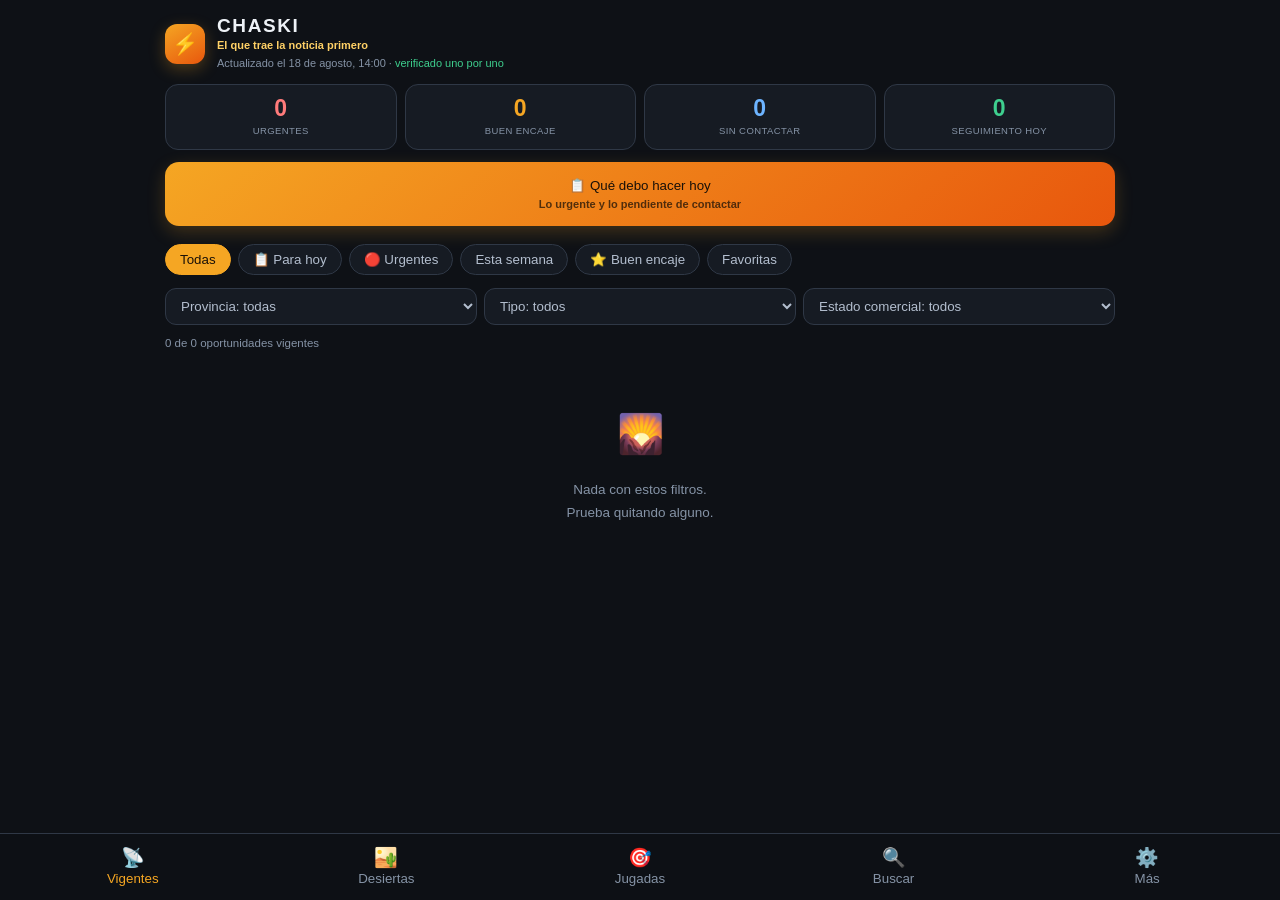
<file: index.html>
<!DOCTYPE html>
<html lang="es-PE">
<head>
<meta charset="utf-8">
<meta name="viewport" content="width=device-width,initial-scale=1,viewport-fit=cover">
<title>CHASKI — Radar de oportunidades</title>
<meta name="description" content="Radar comercial de oportunidades públicas en electricidad, energía solar, pozos a tierra y mantenimiento en el Callejón de Huaylas, Áncash.">
<link rel="manifest" href="manifest.json">
<meta name="theme-color" content="#0e1116">
<link rel="icon" href="favicon.png">
<link rel="apple-touch-icon" href="apple-touch-icon.png">
<meta name="apple-mobile-web-app-capable" content="yes">
<meta name="mobile-web-app-capable" content="yes">
<meta name="apple-mobile-web-app-status-bar-style" content="black-translucent">
<meta name="apple-mobile-web-app-title" content="CHASKI">
<style>*{box-sizing:border-box;margin:0;padding:0;-webkit-tap-highlight-color:transparent}
:root{
  --bg:#0e1116;--card:#161b23;--card2:#1d232d;--card3:#232b36;--line:#2f3846;
  --tx:#eef2f7;--tx2:#b3bece;--tx3:#8593a6;
  --acc:#f5a623;--acc2:#ffd166;--acc3:#e8570d;
  --ok:#3ecf8e;--warn:#f5a623;--hot:#ff7b7b;--info:#6db4ff;--pur:#b78cf7;
}
html{background:var(--bg)}
body{background:var(--bg);color:var(--tx);
  font:16px/1.5 -apple-system,BlinkMacSystemFont,'Segoe UI',Roboto,'Helvetica Neue',sans-serif;
  padding:env(safe-area-inset-top) 0 calc(92px + env(safe-area-inset-bottom));
  -webkit-font-smoothing:antialiased;overflow-x:hidden}
.w{max-width:820px;margin:0 auto;padding:0 15px}
@media(min-width:900px){.w{max-width:980px}}
a{text-decoration:none;color:inherit}

/* ── cabecera compacta ── */
header{display:flex;align-items:center;gap:12px;padding:16px 0 12px}
.lg{width:40px;height:40px;border-radius:12px;background:linear-gradient(150deg,var(--acc),var(--acc3));
  display:flex;align-items:center;justify-content:center;font-size:21px;flex:none;
  box-shadow:0 5px 16px rgba(245,166,35,.28)}
h1{font-size:19px;font-weight:800;letter-spacing:1.6px;line-height:1.1}
.tag{color:var(--acc2);font-size:11px;font-weight:600}
.sb{color:var(--tx3);font-size:11px;margin-top:2px}
.ver2{color:var(--ok)}

/* ── vista ejecutiva ── */
.kpis{display:grid;grid-template-columns:repeat(4,1fr);gap:8px;margin-bottom:11px}
.kpi{background:var(--card);border:1px solid var(--line);border-radius:13px;padding:12px 8px;text-align:center}
.kpi .n{font-size:23px;font-weight:800;line-height:1}
.kpi .l{font-size:9.5px;color:var(--tx3);margin-top:5px;text-transform:uppercase;letter-spacing:.4px;line-height:1.25}
.kpi.r .n{color:var(--hot)}.kpi.a .n{color:var(--acc)}.kpi.b .n{color:var(--info)}.kpi.v .n{color:var(--ok)}
.prox{background:var(--card);border:1px solid var(--line);border-left:3px solid var(--acc);
  border-radius:13px;padding:13px 15px;margin-bottom:11px}
.prox .l{display:block;font-size:9.5px;color:var(--tx3);text-transform:uppercase;letter-spacing:.7px}
.prox .v{display:block;font-size:15px;font-weight:700;color:var(--acc2);margin-top:3px}
.prox .q{display:block;font-size:12px;color:var(--tx2);margin-top:3px}
.minota{font-size:12px;color:var(--tx3);margin-top:9px;text-align:center}

/* ── filtros ── */
.chips{display:flex;gap:7px;overflow-x:auto;padding:2px 0 4px;margin:16px 0 9px;scrollbar-width:none}
.chips::-webkit-scrollbar{display:none}
.chip{flex:none;background:var(--card);border:1px solid var(--line);color:var(--tx2);
  padding:7px 14px;border-radius:20px;font:600 12.5px inherit;cursor:pointer;white-space:nowrap}
.chip.on{background:var(--acc);border-color:var(--acc);color:#1a1108}
.selrow{display:flex;gap:7px;flex-wrap:wrap;margin-bottom:10px}
.selrow select{flex:1;min-width:130px;background:var(--card);border:1px solid var(--line);
  color:var(--tx2);border-radius:11px;padding:9px 11px;font:600 12.5px inherit;cursor:pointer}
.cuenta{font-size:11.5px;color:var(--tx3);margin-bottom:12px}

/* ── tarjeta ── */
.op{background:var(--card);border:1px solid var(--line);border-left:3px solid var(--line);
  border-radius:15px;padding:15px 16px;margin-bottom:12px}
.op.g{border-left-color:var(--ok)}.op.y{border-left-color:var(--warn)}.op.r{border-left-color:var(--hot)}
.op.fav{box-shadow:0 0 0 1px rgba(245,166,35,.32)}
.op .top{display:flex;justify-content:space-between;gap:11px;align-items:flex-start}
.op .ti{font-size:15.5px;font-weight:700;line-height:1.34;flex:1}
.dias{flex:none;font:800 10.5px inherit;padding:6px 9px;border-radius:9px;text-align:center;
  line-height:1.15;white-space:nowrap;min-width:50px;opacity:.92}
.dias b{display:block;font-size:15px;line-height:1.1}
.dias.peq{font-size:10px;padding:5px 8px}
.dias.g{background:rgba(62,207,142,.15);color:var(--ok)}
.dias.y{background:rgba(245,166,35,.15);color:var(--warn)}
.dias.r{background:rgba(255,123,123,.15);color:var(--hot)}
.op .sub{font-size:12px;color:var(--tx2);margin-top:5px}

.fila{display:flex;align-items:center;gap:8px;margin-top:11px;flex-wrap:wrap}
.sc{font:800 11.5px inherit;padding:5px 10px;border-radius:8px;cursor:pointer}
.sc.alto{background:rgba(62,207,142,.15);color:var(--ok)}
.sc.medio{background:rgba(245,166,35,.15);color:var(--warn)}
.sc.bajo{background:var(--card3);color:var(--tx3)}
.fv{margin-left:auto;font-size:19px;cursor:pointer;line-height:1}
.et{font:700 9.5px inherit;padding:3px 8px;border-radius:20px;letter-spacing:.4px;text-transform:uppercase}
.et.pro{background:rgba(109,180,255,.16);color:var(--info)}
.et.hip{background:rgba(183,140,247,.16);color:var(--pur)}
.et.est{background:var(--card3);color:var(--tx2);text-transform:none;font-size:10.5px;letter-spacing:0}
.et.est.contactada{background:rgba(109,180,255,.16);color:var(--info)}
.et.est.evaluando{background:rgba(245,166,35,.16);color:var(--warn)}
.et.est.descartada{background:var(--card3);color:var(--tx3);text-decoration:line-through}
.et.est.ganada{background:rgba(62,207,142,.16);color:var(--ok)}

/* ── desglose de encaje ── */
.desglose{display:none;background:var(--card2);border-radius:11px;padding:13px 14px;margin-top:9px}
.desglose.on{display:block}
.fa{display:flex;align-items:center;gap:9px;margin-bottom:7px}
.fn{font-size:11.5px;color:var(--tx2);flex:1.5}
.bar{flex:1;height:6px;background:var(--card3);border-radius:4px;overflow:hidden}
.bar i{display:block;height:100%;background:linear-gradient(90deg,var(--acc3),var(--acc));border-radius:4px}
.fv2{font:700 10.5px inherit;color:var(--tx3);min-width:38px;text-align:right}
.nota2{font-size:10.5px;color:var(--tx3);margin-top:9px;line-height:1.5;font-style:italic}

/* ── bloques ── */
.blq{border-radius:12px;padding:12px 14px;margin-top:11px}
.blq .bt{font:800 10px inherit;letter-spacing:.9px;text-transform:uppercase;margin-bottom:9px;
  display:flex;align-items:center;gap:7px;flex-wrap:wrap}
.blq.of{background:var(--card2);border:1px solid rgba(62,207,142,.2)}
.blq.of .bt{color:var(--ok)}
.blq.an{background:var(--card2);border:1px solid rgba(245,166,35,.2)}
.blq.an .bt{color:var(--acc2)}
.blq.pv{background:var(--card2);border:1px solid rgba(183,140,247,.2)}
.blq.pv .bt{color:var(--pur)}
.blq.pv ul{margin:0 0 0 17px}
.blq.pv li{font-size:12.2px;color:var(--tx2);margin-bottom:4px;line-height:1.5}
.ln{display:flex;gap:10px;font-size:12.3px;margin-bottom:5px;align-items:baseline}
.ln .k{color:var(--tx3);min-width:104px;flex:none;font-size:11px;text-transform:uppercase;letter-spacing:.3px}
.ln .v{color:var(--tx);flex:1;word-break:break-word}
.cp{color:var(--info);font-size:10.5px;cursor:pointer;border:1px solid rgba(109,180,255,.34);
  padding:1px 7px;border-radius:6px;margin-left:5px;white-space:nowrap}
.fnt{font-size:10.5px;color:var(--tx3);margin-top:9px;padding-top:8px;border-top:1px solid var(--line)}
.res{font-size:13px;color:var(--tx);line-height:1.55}
.det{display:none;font-size:12.5px;color:var(--tx2);line-height:1.62;margin-top:9px}
.det.on{display:block}
.mas{display:inline-block;margin-top:8px;color:var(--info);font-size:11.5px;font-weight:600;cursor:pointer}

/* ── acciones ── */
.acc{display:flex;gap:7px;flex-wrap:wrap;margin-top:12px}
.bt2{background:var(--card2);border:1px solid var(--line);color:var(--tx2);
  padding:9px 12px;border-radius:10px;font:600 11.5px inherit;cursor:pointer;white-space:nowrap}
.bt2:active{transform:scale(.96)}
.bt2.sg{border-color:rgba(245,166,35,.4);color:var(--acc2)}

/* ── seguimiento ── */
.seg{display:none;background:var(--card2);border-radius:12px;padding:14px;margin-top:11px}
.seg.on{display:block}
.seg label{display:block;font-size:10px;color:var(--tx3);text-transform:uppercase;
  letter-spacing:.7px;margin:9px 0 5px;font-weight:700}
.seg label:first-child{margin-top:0}
.seg select,.seg input,.seg textarea{width:100%;background:var(--card);border:1px solid var(--line);
  color:var(--tx);border-radius:9px;padding:10px 11px;font:400 13px inherit;resize:vertical}
.seg .rec{background:rgba(245,166,35,.1);border:1px solid rgba(245,166,35,.28);border-radius:9px;
  padding:10px 12px;margin-top:11px;font-size:12.2px;color:var(--acc2)}

/* ── jugadas / fuentes ── */
.pm{background:var(--card);border:1px solid var(--line);border-radius:14px;padding:15px 16px;margin-bottom:11px}
.pm.top1{border-color:rgba(245,166,35,.42);background:linear-gradient(160deg,rgba(245,166,35,.08),var(--card) 66%)}
.pm .nu{width:23px;height:23px;border-radius:7px;background:var(--acc);color:#1a1108;
  font:800 12px inherit;display:inline-flex;align-items:center;justify-content:center;margin-right:9px;vertical-align:2px}
.pm .ti{font-size:15px;font-weight:700;line-height:1.3}
.pm .ent{font-size:11.5px;color:var(--tx3);margin-top:6px}
.pm .pq{font-size:12.8px;color:var(--tx2);line-height:1.62;margin-top:9px}
.pm .ver{display:inline-block;margin-top:10px;color:var(--info);font-size:12.5px;font-weight:600}

/* ── mosaicos ── */
.g2{display:grid;grid-template-columns:1fr 1fr;gap:10px}
@media(min-width:560px){.g2{grid-template-columns:1fr 1fr 1fr}}
.t{background:var(--card);border:1px solid var(--line);border-radius:15px;padding:14px 13px;
  display:flex;flex-direction:column;min-height:104px;transition:transform .1s,border-color .15s}
.t:active{transform:scale(.965);border-color:var(--acc)}
.t .e{font-size:24px;line-height:1;margin-bottom:8px}
.t .n{font-size:14px;font-weight:700;line-height:1.25}
.t .d{font-size:11px;color:var(--tx3);margin-top:3px;line-height:1.35}
.t.hi{border-color:rgba(245,166,35,.5);background:linear-gradient(158deg,rgba(245,166,35,.09),var(--card) 62%)}
.t.hi .n{color:var(--acc2)}

h2{font-size:11px;font-weight:800;letter-spacing:1.2px;text-transform:uppercase;color:var(--tx3);
  margin:26px 0 11px;display:flex;align-items:center;gap:8px}
h2::after{content:'';flex:1;height:1px;background:var(--line)}
.sbnote{color:var(--tx3);font-size:12px;margin:-4px 0 12px;line-height:1.5}

.all{display:block;width:100%;margin:12px 0 0;border:none;border-radius:14px;cursor:pointer;
  background:linear-gradient(140deg,var(--acc),var(--acc3));color:#1a1108;padding:16px;
  font:800 15.5px inherit;box-shadow:0 6px 18px rgba(245,166,35,.22)}
.all:active{transform:scale(.98)}
.all small{display:block;font-size:11px;font-weight:600;opacity:.74;margin-top:5px}

.box{background:var(--card);border:1px solid var(--line);border-radius:14px;padding:15px 17px;
  margin-top:12px;font-size:12.8px;color:var(--tx2);line-height:1.64}
.box .h{color:var(--tx);font-weight:700;font-size:13.5px;display:block;margin-bottom:7px}
.box b{color:var(--acc)}
.box.gold{border-color:rgba(245,166,35,.34);background:linear-gradient(160deg,rgba(245,166,35,.07),var(--card) 70%)}
#inst{display:none;width:100%;margin-top:12px;border:1px solid var(--acc);border-radius:14px;
  background:rgba(245,166,35,.1);color:var(--acc2);padding:15px;font:700 15px inherit;cursor:pointer}

.vacio{text-align:center;color:var(--tx3);font-size:13.5px;padding:38px 20px;line-height:1.7}
.vacio .em{font-size:38px;display:block;margin-bottom:12px}
footer{text-align:center;color:#6b7889;font-size:11px;margin-top:26px;line-height:1.8;
  padding-top:18px;border-top:1px solid var(--line)}
.pane{display:none}.pane.on{display:block}

/* ── navegación ── */
nav{position:fixed;left:0;right:0;bottom:0;z-index:50;
  background:rgba(14,17,22,.95);backdrop-filter:blur(14px);-webkit-backdrop-filter:blur(14px);
  border-top:1px solid var(--line);display:flex;padding:8px 6px calc(8px + env(safe-area-inset-bottom))}
nav button{flex:1;background:none;border:none;color:var(--tx3);font:600 9.5px/1.3 inherit;
  padding:6px 2px;cursor:pointer;display:flex;flex-direction:column;align-items:center;gap:4px;position:relative}
nav button .i{font-size:19px;line-height:1}
nav button.on{color:var(--acc)}
nav button .bdg{position:absolute;top:0;right:50%;transform:translateX(20px);
  background:var(--hot);color:#1a1108;font-size:9px;font-weight:800;min-width:16px;height:16px;
  border-radius:9px;display:flex;align-items:center;justify-content:center;padding:0 4px}

/* ── toast ── */
#toast{position:fixed;left:50%;bottom:100px;transform:translate(-50%,14px);
  background:var(--card3);border:1px solid var(--line);color:var(--tx);
  padding:12px 18px;border-radius:12px;font-size:12.8px;z-index:99;
  opacity:0;pointer-events:none;transition:all .22s;max-width:88%;text-align:center;
  box-shadow:0 8px 28px rgba(0,0,0,.45)}
#toast.on{opacity:1;transform:translate(-50%,0)}


/* ══ MOTOR DE BÚSQUEDA ══ */
.ambito{display:grid;grid-template-columns:1fr 1fr;gap:9px;margin-bottom:14px}
.amb{background:var(--card);border:1px solid var(--line);border-radius:14px;padding:14px 12px;
  cursor:pointer;color:var(--tx2);display:flex;flex-direction:column;align-items:center;gap:4px;
  font-family:inherit;text-align:center}
.amb.ancho{grid-column:1 / -1;flex-direction:row;justify-content:center;padding:12px}
.amb.on{border-color:var(--acc);background:linear-gradient(160deg,rgba(245,166,35,.13),var(--card) 70%);color:var(--tx)}
.amb .ai{font-size:24px;line-height:1}
.amb .an{font-size:13.5px;font-weight:700}
.amb.on .an{color:var(--acc2)}
.amb .ad{font-size:10.5px;color:var(--tx3);line-height:1.3}

.geo{background:var(--card);border:1px solid var(--line);border-radius:15px;padding:14px 15px;margin-bottom:12px}
.geot{font:800 10px inherit;letter-spacing:1px;text-transform:uppercase;color:var(--acc2);margin-bottom:11px}
.geor{display:grid;grid-template-columns:1fr;gap:9px}
@media(min-width:480px){.geor{grid-template-columns:1fr 1fr 1fr}}
.gc{display:flex;flex-direction:column;gap:5px}
.gc label{font:700 9.5px inherit;letter-spacing:.6px;text-transform:uppercase;color:var(--tx3)}
.gc select{background:var(--card2);border:1px solid var(--line);color:var(--tx);border-radius:11px;
  padding:12px 11px;font:600 13px inherit;cursor:pointer;width:100%}
.gc select:disabled{opacity:.4;cursor:not-allowed}
.gc select:focus{outline:none;border-color:var(--acc)}
.georuta{font-size:11.5px;color:var(--tx3);margin-top:11px;padding-top:10px;border-top:1px solid var(--line)}
.georuta b{color:var(--acc2)}

.bcaja{display:flex;gap:8px;flex-wrap:wrap}
.bcaja input{flex:1 1 100%;background:var(--card);border:1px solid var(--line);color:var(--tx);
  border-radius:13px;padding:16px;font:400 15px inherit}
.bcaja input:focus{outline:none;border-color:var(--acc)}
.bir{flex:1;border:none;border-radius:13px;cursor:pointer;
  background:linear-gradient(140deg,var(--acc),var(--acc3));color:#1a1108;
  padding:15px;font:800 15.5px inherit;box-shadow:0 5px 16px rgba(245,166,35,.22)}
.bir:active{transform:scale(.98)}

.avz{background:var(--card);border:1px solid var(--line);border-radius:14px;padding:13px 15px;margin-top:10px}
.avl{font:700 9.5px inherit;letter-spacing:.6px;text-transform:uppercase;color:var(--tx3);margin-bottom:8px}
.avc{display:flex;gap:6px;flex-wrap:wrap;margin-bottom:11px}
.vt{background:var(--card2);border:1px solid var(--line);color:var(--tx2);padding:7px 13px;
  border-radius:18px;font:600 12px inherit;cursor:pointer}
.vt.on{background:var(--acc);border-color:var(--acc);color:#1a1108}
.avr{display:flex;gap:9px;align-items:center;flex-wrap:wrap}
.chk{display:flex;align-items:center;gap:7px;font-size:12.5px;color:var(--tx2);cursor:pointer;flex:none}
.bx{width:19px;height:19px;border-radius:6px;border:1px solid var(--line);background:var(--card2);
  display:flex;align-items:center;justify-content:center;font-size:12px;color:#1a1108;font-weight:800}
.bx.on{background:var(--acc);border-color:var(--acc)}
.exc{flex:1;min-width:160px;background:var(--card2);border:1px solid var(--line);color:var(--tx);
  border-radius:10px;padding:10px 12px;font:400 12.5px inherit}
.exc:focus{outline:none;border-color:var(--acc)}

.rescab{background:var(--card);border:1px solid rgba(245,166,35,.32);border-radius:15px;
  padding:15px 16px;margin:18px 0 12px}
.rq{font-size:16px;font-weight:700;color:var(--acc2);line-height:1.3}
.rz{font-size:12px;color:var(--tx2);margin-top:5px}
.racc{display:flex;gap:8px;margin-top:13px;flex-wrap:wrap}
.racc .all{margin:0;flex:1 1 190px;padding:14px;font-size:14.5px}
.racc .bt2{flex:1 1 130px;text-align:center;padding:14px 12px}

.guard{display:flex;gap:7px;flex-wrap:wrap;margin-bottom:6px}
.gd{background:var(--card);border:1px solid var(--line);border-radius:13px;padding:9px 12px;
  cursor:pointer;font-size:12.5px;font-weight:600;color:var(--tx);display:flex;align-items:center;gap:8px}
.gd:active{border-color:var(--acc)}
.gd em{font-style:normal;font-size:10.5px;color:var(--tx3);font-weight:400}
.gd b{color:var(--tx3);font-size:13px;padding:0 3px}
.gd b:hover{color:var(--hot)}

.rubros{margin-top:4px}
.rgrupo{margin-bottom:15px}
.rgt{font:800 10px inherit;letter-spacing:1px;text-transform:uppercase;color:var(--tx3);margin-bottom:7px}
.rgc{display:flex;flex-wrap:wrap;gap:6px}
.rb{background:var(--card);border:1px solid var(--line);color:var(--tx2);padding:8px 13px;
  border-radius:19px;font:600 12.5px inherit;cursor:pointer;line-height:1.2}
.rb.on{background:var(--acc);border-color:var(--acc);color:#1a1108}
.rb:active{transform:scale(.96)}
.t .mn{font-size:9.5px;color:var(--acc2);margin-top:5px;font-weight:700;text-transform:uppercase;letter-spacing:.4px}

/* ══ RESULTADOS DEL MOTOR ══ */
.motorcab{display:flex;flex-direction:column;gap:2px;margin:22px 0 11px;padding:12px 15px;
  background:linear-gradient(160deg,rgba(245,166,35,.13),var(--card) 72%);
  border:1px solid rgba(245,166,35,.34);border-radius:13px}
.motorcab.web{background:var(--card);border-color:var(--line);margin-top:26px}
.motorcab .mt{font:800 13px inherit;color:var(--acc2)}
.motorcab.web .mt{color:var(--tx2)}
.motorcab .ms{font-size:11px;color:var(--tx3)}

.mcab{font-size:12px;color:var(--tx3);margin-bottom:10px}
.mcab .mn2{color:var(--acc2);font-weight:800;font-size:15px}
.mcab .mfe{font-size:10.5px}

.mr{background:var(--card);border:1px solid var(--line);border-left:3px solid var(--line);
  border-radius:13px;padding:13px 15px;margin-bottom:9px}
.mr.g{border-left-color:var(--ok)}.mr.y{border-left-color:var(--warn)}.mr.r{border-left-color:var(--hot)}
.mrt{font-size:14.5px;font-weight:700;line-height:1.35}
.mre{font-size:12.5px;color:var(--tx2);margin-top:4px}
.mrm{display:flex;gap:9px;flex-wrap:wrap;align-items:center;margin-top:9px;font-size:11.5px;color:var(--tx3)}
.mp{background:var(--card3);color:var(--tx2);padding:3px 9px;border-radius:7px;font-weight:700;font-size:10.5px}
.md{padding:3px 9px;border-radius:7px;font-weight:800;font-size:10.5px}
.md.g{background:rgba(62,207,142,.16);color:var(--ok)}
.md.y{background:rgba(245,166,35,.16);color:var(--warn)}
.md.r{background:rgba(255,123,123,.16);color:var(--hot)}
.mrf{font-size:11px;color:var(--tx3);margin-top:9px;padding-top:8px;border-top:1px solid var(--line)}
.mrf a{color:var(--info);font-weight:600}
mark{background:rgba(245,166,35,.3);color:var(--acc2);border-radius:3px;padding:0 2px}
.mmas{text-align:center;font-size:12px;color:var(--tx3);padding:12px}
</style>
</head>
<body>
<div class="w">

<header>
  <div class="lg">⚡</div>
  <div>
    <h1>CHASKI</h1>
    <div class="tag">El que trae la noticia primero</div>
    <div class="sb" id="sb"></div>
  </div>
</header>

<!-- ══════ VIGENTES ══════ -->
<section class="pane on" id="p1">
  <div class="box" id="avisoLocal" style="display:none">
    <span class="h">📄 Estás viendo la copia guardada</span>
    Los datos vienen dentro de este archivo. Publícalo en GitHub para que se actualice sola.
  </div>

  <div id="resumen"></div>

  <div class="chips">
    <button class="chip on" data-g="urg" data-v="todas">Todas</button>
    <button class="chip" data-g="urg" data-v="accion">📋 Para hoy</button>
    <button class="chip" data-g="urg" data-v="urgente">🔴 Urgentes</button>
    <button class="chip" data-g="urg" data-v="semana">Esta semana</button>
    <button class="chip" data-g="urg" data-v="alta">⭐ Buen encaje</button>
    <button class="chip" data-g="urg" data-v="fav">Favoritas</button>
  </div>
  <div class="selrow">
    <select id="fProv"></select>
    <select id="fTipo"></select>
    <select id="fEstado"></select>
  </div>
  <div class="cuenta" id="cuenta"></div>
  <div id="lista"></div>
</section>

<!-- ══════ DESIERTAS ══════ -->
<section class="pane" id="p5">
  <div class="box gold"><span class="h">🏜️ Por qué esto es oro</span><div id="dPorque"></div></div>
  <div class="box"><span class="h">⚖️ Qué pasa después del desierto</span><div id="dDespues"></div></div>
  <div class="box"><span class="h">📞 La jugada</span><div id="dJugada"></div></div>
  <h2>Candidatas a quedar desiertas</h2>
  <div class="sbnote">Convocatorias que acaban de cerrar en distritos alejados. Llama y pregunta si hubo postores.</div>
  <div id="dCand"></div>
  <h2>Dónde cazarlos</h2>
  <div id="dFuentes"></div>
</section>

<!-- ══════ JUGADAS ══════ -->
<section class="pane" id="p2">
  <h2>Jugadas que no caducan</h2>
  <div id="perms"></div>
</section>

<!-- ══════ BUSCAR ══════ -->
<section class="pane" id="p3">
  <div id="bPanel"></div>

  <h2>Si el SEACE te dice que no existe</h2>
  <div class="box gold">
    <span class="h">⚠️ Hay dos pantallas distintas y es fácil confundirlas</span>
    <b>Mis procedimientos / Bandeja de proveedor</b> — solo muestra los procesos donde <b>tú ya estás registrado</b> como participante. Si no te has inscrito, saldrá «0 registros encontrados» aunque la convocatoria exista.<br><br>
    <b>Buscar Procedimientos (Buscador Público)</b> — ve <b>todos</b> los procesos del Estado, estés inscrito o no. Es el que necesitas para encontrar oportunidades nuevas. Está en el menú lateral del SEACE como «Buscar Procedimientos».<br><br>
    Otra causa frecuente: buscar por nomenclatura con el <b>año equivocado</b>. Revisa que «Año de la Convocatoria» coincida, y prueba buscando por <b>Descripción del Objeto</b> en lugar de por nomenclatura.
  </div>

</section>

<!-- ══════ MÁS ══════ -->
<section class="pane" id="p4">
  <h2>Tu app</h2>
  <button id="inst">📲 Instalar CHASKI en este celular</button>
  <div class="box gold" id="ayudaInst">
    <span class="h">📲 Ponlo en tu pantalla de inicio</span>
    <b>Android:</b> menú ⋮ → <b>Instalar aplicación</b>.<br>
    <b>iPhone:</b> compartir ⬆️ → <b>Añadir a pantalla de inicio</b>.
  </div>

  <h2>Tu seguimiento</h2>
  <div class="box">
    <span class="h">💾 Dónde se guarda</span>
    Los estados, notas y favoritos se guardan <b>en este dispositivo</b>, no en internet. Si abres CHASKI en otro equipo, no los verás allí. Usa los botones de abajo para llevarlos de un lado a otro.
    <div class="acc" style="margin-top:12px">
      <span class="bt2" onclick="exportarSeg()">⬇️ Exportar seguimiento</span>
      <label class="bt2" style="display:inline-block">⬆️ Importar
        <input type="file" accept="application/json" style="display:none" onchange="importarSeg(this)">
      </label>
    </div>
  </div>

  <h2>Cómo leer las etiquetas</h2>
  <div class="box">
    <span class="h">✓ Dato oficial</span>Sale de la fuente citada al pie de cada tarjeta. Entidad, plazo, tipo de proceso y nomenclatura.<br><br>
    <span class="h">💡 Análisis CHASKI · Probable</span>Deducción con base sólida, por ejemplo que una supervisión de agua potable necesite un especialista electromecánico.<br><br>
    <span class="h">💡 Análisis CHASKI · Hipótesis</span>Suposición razonable pero <b>sin confirmar en el expediente</b>. Verifícala antes de gastar tiempo o dinero.<br><br>
    <span class="h">? Por verificar</span>Lo que hay que preguntar a la entidad. No lo tomes como parte de las bases.
  </div>

  <h2>Cómo se calcula el encaje</h2>
  <div class="box">
    Cada oportunidad suma hasta 100 puntos entre siete factores. Toca el número en cualquier tarjeta para ver el desglose completo. <b>Es una guía de priorización, no una garantía</b>: la puntuación la asigno yo con criterio comercial, no sale de una fórmula oficial.
  </div>

  <h2>Fuentes de las cifras</h2>
  <div id="fuentes"></div>

  <h2>Cobertura y actualización</h2>
  <div class="box">
    <span class="h">📍 Zona</span>
    Provincias de <b>Huaraz, Recuay, Carhuaz, Yungay y Huaylas (Caraz)</b> con sus 51 distritos. Zona secundaria: San Marcos y Huari por el canon de Antamina, y Aija, Bolognesi y Huallanca por la minería.
  </div>
  <div class="box">
    <span class="h">🔄 Actualización</span>
    La lista vive en <b>oportunidades.json</b>. El barrido regenera el archivo y tú lo subes a GitHub: entrar al archivo, ✏️ editar, pegar y confirmar.<br><br>
    La app calcula sola los días restantes y <b>oculta lo vencido</b>, aunque no actualices en una semana.
  </div>

  <footer>
    CHASKI · Radar de oportunidades<br>
    RyC Contratistas Generales · YACUSOL<br>
    Ing. Rafael Zeña · Ingeniero Mecánico Electricista
  </footer>
</section>
</div>

<nav>
  <button class="on" data-p="p1"><span class="i">📡</span>Vigentes<span class="bdg" id="bdg" style="display:none">0</span></button>
  <button data-p="p5"><span class="i">🏜️</span>Desiertas</button>
  <button data-p="p2"><span class="i">🎯</span>Jugadas</button>
  <button data-p="p3"><span class="i">🔍</span>Buscar</button>
  <button data-p="p4"><span class="i">⚙️</span>Más</button>
</nav>

<div id="toast"></div>

<script>
var DATOS_EMBEBIDOS = {
  "actualizado": "2026-08-18",
  "hora": "14:00",
  "zona": "Callejón de Huaylas y Áncash",
  "metodo_encaje": {
    "descripcion": "Cada oportunidad se puntúa sobre 100 sumando siete factores. La puntuación es una guía de priorización, no una garantía.",
    "factores": [
      {
        "k": "afinidad",
        "n": "Afinidad con lo que hace RyC",
        "max": 20
      },
      {
        "k": "distancia",
        "n": "Cercanía al Callejón de Huaylas",
        "max": 15
      },
      {
        "k": "subcontrato",
        "n": "Vía de entrada realista",
        "max": 15
      },
      {
        "k": "plazo",
        "n": "Tiempo restante para actuar",
        "max": 15
      },
      {
        "k": "requisitos",
        "n": "Requisitos que puedes acreditar",
        "max": 15
      },
      {
        "k": "competencia",
        "n": "Competencia esperada (más alto = menos rivales)",
        "max": 10
      },
      {
        "k": "monto",
        "n": "Atractivo económico estimado",
        "max": 10
      }
    ]
  },
  "fuentes_citadas": [
    {
      "afirmacion": "El 15,9 % de los ítems convocados por el Estado queda desierto; 27 % sin participantes, 26 % sin ofertas presentadas y 45 % con todas las ofertas rechazadas.",
      "fuente": "MEF — Estudio «¿Por qué razones un proceso de selección queda desierto?»",
      "url": "https://www.mef.gob.pe/cont_estado/documentos/1_Estudio_desiertos.pdf"
    },
    {
      "afirmacion": "El MINEM convocará en 2026 proyectos de electrificación rural por más de S/ 1 159 millones, con Áncash entre las regiones beneficiadas.",
      "fuente": "Energiminas, 9 de febrero de 2026",
      "url": "https://energiminas.com/2026/02/09/minem-convocara-en-2026-proyectos-de-electrificacion-rural-por-mas-de-s-1159-millones/"
    },
    {
      "afirmacion": "Áncash registra 94 unidades mineras de exploración y producción.",
      "fuente": "Rumbo Minero, citando al MINEM",
      "url": "https://www.rumbominero.com/peru/noticias/mineria/ancash-registra-94-unidades-de-exploracion-y-produccion-segun-el-mem/"
    },
    {
      "afirmacion": "Osinergmin contrata empresas supervisoras a través del sistema SICOES.",
      "fuente": "Plataforma del Estado Peruano — gob.pe",
      "url": "https://www.gob.pe/41294-acceder-al-sistema-de-registro-y-contratacion-de-empresas-supervisoras-sicoes"
    },
    {
      "afirmacion": "Minera Lincuna alista cambios por US$ 135 millones en Huancapetí, Áncash.",
      "fuente": "Diario Gestión",
      "url": "https://gestion.pe/economia/empresas/ancash-los-ocho-cambios-por-us-135-millones-que-alista-minera-lincuna-en-huancapeti-noticia/"
    }
  ],
  "buscadores_oficiales": {
    "seace": "https://prod2.seace.gob.pe/seacebus-uiwd-pub/buscadorPublico/buscadorPublico.xhtml",
    "ocds": "https://contratacionesabiertas.oece.gob.pe/"
  },
  "oportunidades": [
    {
      "id": "rnr",
      "titulo": "Supervisión de obra — agua potable y desagüe",
      "oficial": {
        "entidad": "Municipalidad Distrital de Ranrahirca",
        "unidad": "No verificada",
        "nomenclatura": "No publicada en la fuente consultada",
        "tipo": "Consultoría",
        "modalidad": "Concurso Público",
        "provincia": "Yungay",
        "distrito": "Ranrahirca",
        "cierra": "2026-09-02",
        "hora": null,
        "cui": "2305704",
        "monto": null,
        "fuente": "PerúContrata",
        "fuente_url": "https://www.perucontrata.com.pe/licitaciones-peru/ancash/",
        "verificado": "2026-08-18"
      },
      "analisis": {
        "resumen": "Es la única donde entras por la puerta principal, con tu título, sin depender de nadie.",
        "detalle": "Toda planta de agua potable y desagüe tiene componente electromecánico: bombeo, tableros, arrancadores, protecciones y pozo a tierra. Los equipos de supervisión suelen exigir un especialista electromecánico además del sanitario. Si no calificas como jefe de supervisión, postula como especialista integrante del equipo de un consultor que sí tenga la experiencia en obras de saneamiento.",
        "rubros": [
          "consultoria",
          "electrico"
        ],
        "via": "directa",
        "certeza": "probable"
      },
      "porverificar": [
        "Si las bases exigen especialista electromecánico y con qué experiencia mínima",
        "Valor referencial y plazo de la consultoría",
        "Si admiten consorcio, que sería tu vía más rápida"
      ],
      "encaje": {
        "afinidad": 16,
        "distancia": 14,
        "monto": 5,
        "subcontrato": 15,
        "competencia": 6,
        "plazo": 13,
        "requisitos": 10
      }
    },
    {
      "id": "tcp",
      "titulo": "Cobertura de graderías del estadio municipal",
      "oficial": {
        "entidad": "Municipalidad Distrital de Ticapampa",
        "unidad": "No verificada",
        "nomenclatura": "No publicada en la fuente consultada",
        "tipo": "Obra",
        "modalidad": "Licitación Pública Abreviada",
        "provincia": "Recuay",
        "distrito": "Ticapampa",
        "cierra": "2026-08-25",
        "hora": null,
        "cui": "2727791",
        "monto": null,
        "fuente": "PerúContrata",
        "fuente_url": "https://www.perucontrata.com.pe/licitaciones-peru/ancash/",
        "verificado": "2026-08-18"
      },
      "analisis": {
        "resumen": "Distrito chico en Recuay, poca competencia. Ve por el subcontrato eléctrico con el que gane.",
        "detalle": "Una cobertura de graderías normalmente trae iluminación deportiva, tablero de fuerza y protección contra descargas atmosféricas, además del pozo a tierra correspondiente. Ojo: esto es una inferencia por el tipo de obra, no está confirmado en el expediente. Ticapampa es un distrito pequeño donde el trato directo funciona mejor que el papeleo.",
        "rubros": [
          "electrico",
          "mantenimiento"
        ],
        "via": "subcontrato",
        "certeza": "hipotesis"
      },
      "porverificar": [
        "Si el expediente técnico incluye partidas de iluminación y pozo a tierra, o solo la estructura",
        "Quiénes se registraron como participantes",
        "Valor referencial de la obra"
      ],
      "encaje": {
        "afinidad": 14,
        "distancia": 15,
        "monto": 5,
        "subcontrato": 13,
        "competencia": 8,
        "plazo": 10,
        "requisitos": 12
      }
    },
    {
      "id": "crz",
      "titulo": "Movilidad urbana — Jr. La Esperanza, Jr. Señor de Chaucayán y Av. Machapay",
      "oficial": {
        "entidad": "Gobierno Regional de Áncash",
        "unidad": "DRTC — Dirección Regional de Transportes y Comunicaciones",
        "nomenclatura": "LP-SM-2-2026-GRA/GRI/DRTC/C-1",
        "tipo": "Obra",
        "modalidad": "Licitación Pública",
        "provincia": "Carhuaz",
        "distrito": "Carhuaz",
        "cierra": "2026-08-20",
        "hora": null,
        "cui": null,
        "monto": null,
        "fuente": "PerúLicitaciones",
        "fuente_url": "https://www.perulicitaciones.com/departamento/ancash.html",
        "verificado": "2026-08-18"
      },
      "analisis": {
        "resumen": "Está en Carhuaz, tu zona, pero cierra en dos días. Si vas, es hoy.",
        "detalle": "Las obras de movilidad urbana suelen incluir alumbrado público, reubicación de postes y a veces semaforización. El GORE Áncash ya conoce a RyC por trabajos anteriores. Como el plazo está encima, la vía realista no es postular sino ubicar a los postores registrados y ofrecerles el paquete eléctrico para su propuesta.",
        "rubros": [
          "electrico",
          "alumbrado"
        ],
        "via": "subcontrato",
        "certeza": "hipotesis"
      },
      "porverificar": [
        "Si el expediente incluye partidas de alumbrado público o solo pavimento y veredas",
        "Lista de participantes registrados en el SEACE",
        "Valor referencial"
      ],
      "encaje": {
        "afinidad": 15,
        "distancia": 15,
        "monto": 6,
        "subcontrato": 13,
        "competencia": 4,
        "plazo": 4,
        "requisitos": 11
      }
    },
    {
      "id": "pch",
      "titulo": "Espacios públicos urbanos — Pichiu San Pedro",
      "oficial": {
        "entidad": "Municipalidad Distrital de San Marcos",
        "unidad": "No verificada",
        "nomenclatura": "No publicada en la fuente consultada",
        "tipo": "Obra",
        "modalidad": "Licitación Pública Abreviada",
        "provincia": "Huari",
        "distrito": "San Marcos",
        "cierra": "2026-08-19",
        "hora": null,
        "cui": "2677790",
        "monto": null,
        "fuente": "PerúLicitaciones",
        "fuente_url": "https://www.perulicitaciones.com/departamento/ancash.html",
        "verificado": "2026-08-18"
      },
      "analisis": {
        "resumen": "Cierra mañana. Más que postular, sirve para entrar a la lista de proveedores de San Marcos.",
        "detalle": "San Marcos concentra el canon de Antamina y es de los distritos con más presupuesto de Áncash: contrata seguido y paga. Los proyectos de espacios públicos suelen llevar alumbrado ornamental y tableros, aunque eso depende del expediente. Aunque no llegues a esta convocatoria, la visita a su área de infraestructura vale por sí sola.",
        "rubros": [
          "electrico",
          "alumbrado"
        ],
        "via": "subcontrato",
        "certeza": "hipotesis"
      },
      "porverificar": [
        "Si el expediente contempla alumbrado ornamental",
        "Cómo inscribirse en su registro de proveedores",
        "Qué obras tienen programadas para el resto del año"
      ],
      "encaje": {
        "afinidad": 11,
        "distancia": 7,
        "monto": 6,
        "subcontrato": 11,
        "competencia": 7,
        "plazo": 2,
        "requisitos": 10
      }
    },
    {
      "id": "bcv",
      "titulo": "Mantenimiento correctivo de bocatoma — barraje móvil La Víbora",
      "oficial": {
        "entidad": "Gobierno Regional de Áncash",
        "unidad": "Proyecto Especial CHINECAS",
        "nomenclatura": "CP SER-SM-3-2026-GRA-PE.CHINECAS-1",
        "tipo": "Servicio",
        "modalidad": "Concurso Público",
        "provincia": "Santa",
        "distrito": "No verificado",
        "cierra": "2026-08-21",
        "hora": null,
        "cui": null,
        "monto": null,
        "fuente": "PerúLicitaciones",
        "fuente_url": "https://www.perulicitaciones.com/departamento/ancash.html",
        "verificado": "2026-08-18"
      },
      "analisis": {
        "resumen": "Un barraje móvil tiene compuertas motorizadas. Pregunta si el alcance incluye lo electromecánico.",
        "detalle": "Los barrajes móviles operan con compuertas accionadas por motores, con tableros de mando, protecciones y puesta a tierra. Si el alcance del servicio incluye esa parte, es trabajo tuyo directo. Si el alcance es solo obra civil, queda como adicional que puedes ofrecer al ganador. Está en la zona de Chimbote, fuera del Callejón de Huaylas.",
        "rubros": [
          "electrico",
          "mantenimiento"
        ],
        "via": "subcontrato",
        "certeza": "hipotesis"
      },
      "porverificar": [
        "Alcance exacto del servicio: ¿incluye compuertas y tableros?",
        "Valor referencial",
        "Si CHINECAS admite subcontratación"
      ],
      "encaje": {
        "afinidad": 10,
        "distancia": 5,
        "monto": 6,
        "subcontrato": 10,
        "competencia": 6,
        "plazo": 6,
        "requisitos": 10
      }
    },
    {
      "id": "drn",
      "titulo": "Mantenimiento del Dren Cascajal, Km 0+000 al Km 4+000",
      "oficial": {
        "entidad": "Gobierno Regional de Áncash",
        "unidad": "Proyecto Especial CHINECAS",
        "nomenclatura": "CP SER-SM-4-2026-P.E.CHINECAS-C-1",
        "tipo": "Servicio",
        "modalidad": "Concurso Público",
        "provincia": "Santa",
        "distrito": "Chimbote",
        "cierra": "2026-08-26",
        "hora": null,
        "cui": null,
        "monto": null,
        "fuente": "PerúLicitaciones",
        "fuente_url": "https://www.perulicitaciones.com/departamento/ancash.html",
        "verificado": "2026-08-18"
      },
      "analisis": {
        "resumen": "Rubro hidráulico, poco tuyo. Vale por el contacto con CHINECAS, no por el trabajo.",
        "detalle": "Limpieza y mantenimiento de un dren: movimiento de tierras y maquinaria, sin componente eléctrico relevante. Lo único aprovechable sería la electricidad provisional de obra o un grupo electrógeno, que es marginal. Lo incluyo porque pediste ver todo sin filtrar por rubro y porque CHINECAS es una unidad ejecutora que contrata seguido en Áncash.",
        "rubros": [
          "mantenimiento"
        ],
        "via": "subcontrato",
        "certeza": "hipotesis"
      },
      "porverificar": [
        "Si requieren energía provisional o grupo electrógeno en obra",
        "Qué otros servicios tiene CHINECAS programados este año"
      ],
      "encaje": {
        "afinidad": 5,
        "distancia": 5,
        "monto": 6,
        "subcontrato": 8,
        "competencia": 6,
        "plazo": 11,
        "requisitos": 9
      }
    }
  ],
  "permanentes": [
    {
      "titulo": "Registrarte en SICOES como empresa supervisora",
      "entidad": "Osinergmin",
      "porque": "Osinergmin no compra materiales: compra ingeniería. Contrata terceros para supervisar instalaciones eléctricas, grifos, hidrocarburos y unidades mineras. Áncash tiene 94 unidades mineras y decenas de grifos que supervisar. Un Ingeniero Mecánico Electricista colegiado con RUC y experiencia acreditada es exactamente el perfil. Te registras una vez y quedas habilitado a contratos recurrentes de honorarios, sin comprar equipos ni mover cuadrilla.",
      "prioridad": 1,
      "url": "https://www.gob.pe/41294-acceder-al-sistema-de-registro-y-contratacion-de-empresas-supervisoras-sicoes"
    },
    {
      "titulo": "Electrificación rural del MINEM — más de S/ 1 159 millones en 2026",
      "entidad": "MINEM · Dirección General de Electrificación Rural",
      "porque": "El MINEM anunció convocar en 2026 proyectos de electrificación rural por más de S/ 1 159 millones para 4 300 localidades, y Áncash figura entre las regiones objetivo declaradas, con S/ 473 millones solo en proyectos integrales. Obras, expedientes técnicos, supervisión y sistemas fotovoltaicos aislados. Revisa el portal cada semana.",
      "prioridad": 2,
      "url": "https://dger.minem.gob.pe/index2.html"
    },
    {
      "titulo": "Activar tus alertas del SEACE por rubro",
      "entidad": "RNP · OECE",
      "porque": "Con tu Registro Nacional de Proveedores activo puedes suscribirte a notificaciones por rubro y departamento. Te llegan al correo apenas se publica la convocatoria. Es gratis, es oficial y te pone entre los primeros. Configúralo para servicios eléctricos, bienes de energía solar y consultoría.",
      "prioridad": 3,
      "url": "https://prod6.seace.gob.pe/auth-proveedor/"
    },
    {
      "titulo": "Homologarte como proveedor de Antamina",
      "entidad": "Compañía Minera Antamina",
      "porque": "La mina más grande de Áncash, en San Marcos. Servicios eléctricos, mantenimiento y pozos a tierra en campamentos e instalaciones auxiliares. El trámite de homologación es lento, así que conviene empezarlo ahora aunque no tengas un requerimiento a la vista.",
      "prioridad": 4,
      "url": "https://portalproveedores.asip.antamina.com/"
    },
    {
      "titulo": "Meter las termas YACUSOL al Catálogo Electrónico de Acuerdo Marco",
      "entidad": "PERÚ COMPRAS",
      "porque": "De todo lo que hay en esta lista, es la palanca de mayor impacto para la marca. Si YACUSOL entra al catálogo de Acuerdo Marco, las entidades del Estado te compran por orden directa, sin licitación y sin competir. Dejas de perseguir convocatorias y las compras llegan solas. Trámite de una vez, retorno permanente.",
      "prioridad": 5,
      "url": "https://www.gob.pe/perucompras"
    },
    {
      "titulo": "Visitar las 15 municipalidades con más presupuesto del radio",
      "entidad": "51 municipalidades del Callejón de Huaylas",
      "porque": "En una municipalidad distrital quien decide qué se compra es el ingeniero de la Gerencia de Infraestructura, no logística. Una visita con la ficha técnica de YACUSOL y una propuesta de mantenimiento preventivo de pozos a tierra puede convertirse en el requerimiento del próximo trimestre, redactado con tus especificaciones. Una ruta de dos semanas cubre las 15 más presupuestadas.",
      "prioridad": 6,
      "url": "https://apps5.mineco.gob.pe/transparencia/Navegador/default.aspx"
    }
  ],
  "desiertos": {
    "porque_importa": "El MEF estudió el fenómeno: el 15.9 % de todos los ítems convocados por el Estado queda desierto. De esos, el 27 % no tuvo ni un solo proveedor registrado y el 26 % tuvo registrados que no presentaron oferta. Es decir, en más de la mitad de los desiertos la entidad no compitió contra nadie: simplemente nadie apareció. Y el 45 % restante se declaró desierto porque todas las ofertas fueron rechazadas, en su mayoría por no acreditar bien los Requerimientos Técnicos Mínimos. Ahí está tu ventaja: no ganas por precio, ganas por presentar el expediente completo y bien documentado.",
    "que_pasa_despues": "Declarar desierto no cancela la necesidad. La entidad tiene el presupuesto comprometido y la obligación de contratar. Puede volver a convocar, redefinir el requerimiento, ajustar el valor referencial o, tras desiertos sucesivos, pasar a un procedimiento no competitivo o a contratación directa justificada. En ese punto la entidad busca proveedor activamente en lugar de esperar postores.",
    "jugada": "Cuando detectes un desierto, no esperes la nueva convocatoria. Llama al Órgano Encargado de las Contrataciones de la entidad, preséntate como proveedor del rubro y pregunta dos cosas: cuándo relanzan y por qué se cayó la primera vez. Si fue por falta de postores, tienes el campo libre. Si fue porque rechazaron las ofertas, pide ver los requisitos que nadie cumplió: casi siempre son de documentación, no de capacidad técnica.",
    "candidatas": [
      {
        "titulo": "Mantenimiento de la infraestructura del Centro Cívico de San Marcos",
        "entidad": "Municipalidad Distrital de San Marcos",
        "lugar": "San Marcos, Huari",
        "cerro": "2026-08-18",
        "senal": "Servicio de mantenimiento en distrito alejado, plazo corto. Los mantenimientos de infraestructura en distritos de sierra son de los que más quedan desiertos porque las empresas de Lima no viajan.",
        "url": "https://www.perulicitaciones.com/departamento/ancash.html"
      },
      {
        "titulo": "Creación de servicios de protección en riberas del río Mosna",
        "entidad": "Municipalidad Distrital de San Marcos",
        "lugar": "San Marcos, Huari",
        "cerro": "2026-08-18",
        "senal": "Obra en zona rural de Huari. Si quedó desierta, San Marcos tiene canon de Antamina y presupuesto asegurado: la relanzan sí o sí.",
        "url": "https://www.perulicitaciones.com/departamento/ancash.html"
      },
      {
        "titulo": "Mejoramiento de espacios públicos urbanos — Pichiu San Pedro",
        "entidad": "Municipalidad Distrital de San Marcos",
        "lugar": "San Marcos, Huari",
        "cerro": "2026-08-19",
        "senal": "Centro poblado pequeño, Licitación Pública Abreviada. Vale llamar el 20 de agosto para preguntar si hubo postores.",
        "url": "https://www.perulicitaciones.com/departamento/ancash.html"
      }
    ],
    "donde_cazarlos": [
      {
        "nombre": "SEACE — Buscador Público, filtro Estado: Desierto",
        "detalle": "La fuente oficial. En el buscador elige Departamento: Áncash y en Estado marca Desierto.",
        "url": "https://prod2.seace.gob.pe/seacebus-uiwd-pub/buscadorPublico/buscadorPublico.xhtml"
      },
      {
        "nombre": "LicitacionesPerú — fase Desierto",
        "detalle": "Muestra los procesos con el sello «Desierto — nadie ganó». Cambia el departamento en el filtro de la página.",
        "url": "https://licitacionesperu.pe/licitaciones/?phase=Desierto&year=2026&sort=published_at+DESC"
      },
      {
        "nombre": "PerúLicitaciones — Áncash",
        "detalle": "Revisa el estado de cada proceso; los que no adjudicaron vuelven a salir.",
        "url": "https://www.perulicitaciones.com/departamento/ancash.html"
      },
      {
        "nombre": "Búsqueda abierta de desiertos en Áncash",
        "detalle": "Rastreo en Google de declaratorias de desierto y segundas convocatorias del último mes.",
        "url": "https://www.google.com/search?q=%28%22declarado+desierto%22+OR+%22declara+desierto%22+OR+%22segunda+convocatoria%22%29+%28%22Ancash%22+OR+%22Huaraz%22+OR+%22Carhuaz%22+OR+%22Yungay%22+OR+%22Caraz%22+OR+%22Recuay%22+OR+%22Huari%22%29+2026&tbs=qdr:m"
      }
    ]
  }
};
var UBIGEO={"Amazonas":{"Bagua":["Aramango","Bagua","Copallin","El Parco","Imaza","La Peca"],"Bongará":["Chisquilla","Churuja","Corosha","Cuispes","Florida","Jazan","Jumbilla","Recta","San Carlos","Shipasbamba","Valera","Yambrasbamba"],"Chachapoyas":["Asunción","Balsas","Chachapoyas","Cheto","Chiliquin","Chuquibamba","Granada","Huancas","La Jalca","Leimebamba","Levanto","Magdalena","Mariscal Castilla","Molinopampa","Montevideo","Olleros","Quinjalca","San Francisco de Daguas","San Isidro de Maino","Soloco","Sonche"],"Condorcanqui":["El Cenepa","Nieva","Rio Santiago"],"Luya":["Camporredondo","Cocabamba","Colcamar","Conila","Inguilpata","Lamud","Longuita","Lonya Chico","Luya","Luya Viejo","Maria","Ocalli","Ocumal","Pisuquia","Providencia","San Cristóbal","San Francisco del Yeso","San Jerónimo","San Juan de Lopecancha","Santa Catalina","Santo Tomas","Tingo","Trita"],"Rodríguez de Mendoza":["Chirimoto","Cochamal","Huambo","Limabamba","Longar","Mariscal Benavides","Milpuc","Omia","San Nicolas","Santa Rosa","Totora","Vista Alegre"],"Utcubamba":["Bagua Grande","Cajaruro","Cumba","El Milagro","Jamalca","Lonya Grande","Yamon"]},"Áncash":{"Aija":["Aija","Coris","Huacllan","La Merced","Succha"],"Antonio Raymondi":["Aczo","Chaccho","Chingas","Llamellin","Mirgas","San Juan de Rontoy"],"Asunción":["Acochaca","Chacas"],"Bolognesi":["Abelardo Pardo Lezameta","Antonio Raymondi","Aquia","Cajacay","Canis","Chiquian","Colquioc","Huallanca","Huasta","Huayllacayan","La Primavera","Mangas","Pacllon","San Miguel de Corpanqui","Ticllos"],"Carhuaz":["Acopampa","Amashca","Anta","Ataquero","Carhuaz","Marcara","Pariahuanca","San Miguel de Aco","Shilla","Tinco","Yungar"],"Carlos Fermín Fitzcarral":["San Luis","San Nicolas","Yauya"],"Casma":["Buena Vista Alta","Casma","Comandante Noel","Yautan"],"Corongo":["Aco","Bambas","Corongo","Cusca","La Pampa","Yanac","Yupan"],"Huaraz":["Cochabamba","Colcabamba","Huanchay","Huaraz","Independencia","Jangas","La Libertad","Olleros","Pampas","Pariacoto","Pira","Tarica"],"Huari":["Anra","Cajay","Chavin de Huantar","Huacachi","Huacchis","Huachis","Huantar","Huari","Masin","Paucas","Ponto","Rahuapampa","Rapayan","San Marcos","San Pedro de Chana","Uco"],"Huarmey":["Cochapeti","Culebras","Huarmey","Huayan","Malvas"],"Huaylas":["Caraz","Huallanca","Huata","Huaylas","Mato","Pamparomas","Pueblo Libre","Santa Cruz","Santo Toribio","Yuracmarca"],"Mariscal Luzuriaga":["Casca","Eleazar Guzmán Barron","Fidel Olivas Escudero","Llama","Llumpa","Lucma","Musga","Piscobamba"],"Ocros":["Acas","Cajamarquilla","Carhuapampa","Cochas","Congas","Llipa","Ocros","San Cristóbal de Rajan","San Pedro","Santiago de Chilcas"],"Pallasca":["Bolognesi","Cabana","Conchucos","Huacaschuque","Huandoval","Lacabamba","Llapo","Pallasca","Pampas","Santa Rosa","Tauca"],"Pomabamba":["Huayllan","Parobamba","Pomabamba","Quinuabamba"],"Recuay":["Catac","Cotaparaco","Huayllapampa","Llacllin","Marca","Pampas Chico","Pararin","Recuay","Tapacocha","Ticapampa"],"Santa":["Cáceres del Perú","Chimbote","Coishco","Macate","Moro","Nepeña","Nuevo Chimbote","Samanco","Santa"],"Sihuas":["Acobamba","Alfonso Ugarte","Cashapampa","Chingalpo","Huayllabamba","Quiches","Ragash","San Juan","Sicsibamba","Sihuas"],"Yungay":["Cascapara","Mancos","Matacoto","Quillo","Ranrahirca","Shupluy","Yanama","Yungay"]},"Apurímac":{"Abancay":["Abancay","Chacoche","Circa","Curahuasi","Huanipaca","Lambrama","Pichirhua","San Pedro de Cachora","Tamburco"],"Andahuaylas":["Andahuaylas","Andarapa","Chiara","Huancarama","Huancaray","Huayana","José María Arguedas","Kaquiabamba","Kishuara","Pacobamba","Pacucha","Pampachiri","Pomacocha","San Antonio de Cachi","San Jerónimo","San Miguel de Chaccrampa","Santa Maria de Chicmo","Talavera","Tumay Huaraca","Turpo"],"Antabamba":["Antabamba","El Oro","Huaquirca","Juan Espinoza Medrano","Oropesa","Pachaconas","Sabaino"],"Aymaraes":["Capaya","Caraybamba","Chalhuanca","Chapimarca","Colcabamba","Cotaruse","Huayllo","Justo Apu Sahuaraura","Lucre","Pocohuanca","San Juan de Chacña","Sañayca","Soraya","Tapairihua","Tintay","Toraya","Yanaca"],"Chincheros":["Anco Huallo","Chincheros","Cocharcas","El Porvenir","Huaccana","Los Chankas","Ocobamba","Ongoy","Ranracancha","Rocchacc","Uranmarca"],"Cotabambas":["Challhuahuacho","Cotabambas","Coyllurqui","Haquira","Mara","Tambobamba"],"Grau":["Chuquibambilla","Curasco","Curpahuasi","Gamarra","Huayllati","Mamara","Micaela Bastidas","Pataypampa","Progreso","San Antonio","Santa Rosa","Turpay","Vilcabamba","Virundo"]},"Arequipa":{"Arequipa":["Alto Selva Alegre","Arequipa","Cayma","Cerro Colorado","Characato","Chiguata","Jacobo Hunter","Jose Luis Bustamante y Rivero","La Joya","Mariano Melgar","Miraflores","Mollebaya","Paucarpata","Pocsi","Polobaya","Quequeña","Sabandia","Sachaca","San Juan de Siguas","San Juan de Tarucani","Santa Isabel de Siguas","Santa Rita de Siguas","Socabaya","Tiabaya","Uchumayo","Vitor","Yanahuara","Yarabamba","Yura"],"Camaná":["Camaná","Jose Maria Quimper","Mariano Nicolas Valcárcel","Mariscal Cáceres","Nicolas de Pierola","Ocoña","Quilca","Samuel Pastor"],"Caravelí":["Acarí","Atico","Atiquipa","Bella Union","Cahuacho","Caravelí","Chala","Chaparra","Huanuhuanu","Jaqui","Lomas","Quicacha","Yauca"],"Castilla":["Andagua","Aplao","Ayo","Chachas","Chilcaymarca","Choco","Huancarqui","Machaguay","Orcopampa","Pampacolca","Tipan","Uñon","Uraca","Viraco"],"Caylloma":["Achoma","Cabanaconde","Callalli","Caylloma","Chivay","Coporaque","Huambo","Huanca","Ichupampa","Lari","Lluta","Maca","Madrigal","Majes","San Antonio de Chuca","Sibayo","Tapay","Tisco","Tuti","Yanque"],"Condesuyos":["Andaray","Cayarani","Chichas","Chuquibamba","Iray","Rio Grande","Salamanca","Yanaquihua"],"Islay":["Cocachacra","Dean Valdivia","Islay","Mejia","Mollendo","Punta de Bombón"],"La Union":["Alca","Charcana","Cotahuasi","Huaynacotas","Pampamarca","Puyca","Quechualla","Sayla","Tauria","Tomepampa","Toro"]},"Ayacucho":{"Cangallo":["Cangallo","Chuschi","Los Morochucos","Maria Parado de Bellido","Paras","Totos"],"Huamanga":["Acocro","Acos Vinchos","Andrés Avelino Cáceres Dorregaray","Ayacucho","Carmen Alto","Chiara","Jesus Nazareno","Ocros","Pacaycasa","Quinua","San Jose de Ticllas","San Juan Bautista","Santiago de Pischa","Socos","Tambillo","Vinchos"],"Huanca Sancos":["Carapo","Sacsamarca","Sancos","Santiago de Lucanamarca"],"Huanta":["Ayahuanco","Canayre","Chaca","Huamanguilla","Huanta","Iguain","Llochegua","Luricocha","Pucacolpa","Santillana","Sivia","Uchuraccay"],"La Mar":["Anchihuay","Anco","Ayna","Chilcas","Chungui","Luis Carranza","Oronccoy","Samugari","San Miguel","Santa Rosa","Tambo"],"Lucanas":["Aucara","Cabana","Carmen Salcedo","Chaviña","Chipao","Huac-Huas","Laramate","Leoncio Prado","Llauta","Lucanas","Ocaña","Otoca","Puquio","Saisa","San Cristóbal","San Juan","San Pedro","San Pedro de Palco","Sancos","Santa Ana de Huaycahuacho","Santa Lucia"],"Parinacochas":["Chumpi","Coracora","Coronel Castañeda","Pacapausa","Pullo","Puyusca","San Francisco de Ravacayco","Upahuacho"],"Paucar del Sara Sara":["Colta","Corculla","Lampa","Marcabamba","Oyolo","Pararca","Pausa","San Javier de Alpabamba","San Jose de Ushua","Sara Sara"],"Sucre":["Belén","Chalcos","Chilcayoc","Huacaña","Morcolla","Paico","Querobamba","San Pedro de Larcay","San Salvador de Quije","Santiago de Paucaray","Soras"],"Victor Fajardo":["Alcamenca","Apongo","Asquipata","Canaria","Cayara","Colca","Huamanquiquia","Huancapi","Huancaraylla","Huaya","Sarhua","Vilcanchos"],"Vilcas Huaman":["Accomarca","Carhuanca","Concepcion","Huambalpa","Independencia","Saurama","Vilcas Huaman","Vischongo"]},"Cajamarca":{"Cajabamba":["Cachachi","Cajabamba","Condebamba","Sitacocha"],"Cajamarca":["Asunción","Cajamarca","Chetilla","Cospan","Encañada","Jesus","Llacanora","Los Baños del Inca","Magdalena","Matara","Namora","San Juan"],"Celendín":["Celendín","Chumuch","Cortegana","Huasmin","Jorge Chávez","Jose Gálvez","La Libertad de Pallan","Miguel Iglesias","Oxamarca","Sorochuco","Sucre","Utco"],"Chota":["Anguia","Chadin","Chalamarca","Chiguirip","Chimban","Choropampa","Chota","Cochabamba","Conchan","Huambos","Lajas","Llama","Miracosta","Paccha","Pion","Querocoto","San Juan de Licupis","Tacabamba","Tocmoche"],"Contumaza":["Chilete","Contumaza","Cupisnique","Guzmango","San Benito","Santa Cruz de Toled","Tantarica","Yonan"],"Cutervo":["Callayuc","Choros","Cujillo","Cutervo","La Ramada","Pimpingos","Querocotillo","San Andrés de Cutervo","San Juan de Cutervo","San Luis de Lucma","Santa Cruz","Santo Domingo de La Capilla","Santo Tomas","Socota","Toribio Casanova"],"Hualgayoc":["Bambamarca","Chugur","Hualgayoc"],"Jaén":["Bellavista","Chontali","Colasay","Huabal","Jaén","Las Pirias","Pomahuaca","Pucara","Sallique","San Felipe","San Jose del Alto","Santa Rosa"],"San Ignacio":["Chirinos","Huarango","La Coipa","Namballe","San Ignacio","San Jose de Lourdes","Tabaconas"],"San Marcos":["Chancay","Eduardo Villanueva","Gregorio Pita","Ichocan","Jose Manuel Quiroz","Jose Sabogal","Pedro Gálvez"],"San Miguel":["Bolivar","Calquis","Catilluc","El Prado","La Florida","Llapa","Nanchoc","Niepos","San Gregorio","San Miguel","San Silvestre de Cochan","Tongod","Union Agua Blanca"],"San Pablo":["San Bernardino","San Luis","San Pablo","Tumbaden"],"Santa Cruz":["Andabamba","Catache","Chancaybaños","La Esperanza","Ninabamba","Pulan","Santa Cruz","Saucepampa","Sexi","Uticyacu","Yauyucan"]},"Callao":{"Callao":["Bellavista","Callao","Carmen de La Legua","La Perla","La Punta","Mi Perú","Ventanilla"]},"Cusco":{"Acomayo":["Acomayo","Acopia","Acos","Mosoc Llacta","Pomacanchi","Rondocan","Sangarara"],"Anta":["Ancahuasi","Anta","Cachimayo","Chinchaypujio","Huarocondo","Limatambo","Mollepata","Pucyura","Zurite"],"Calca":["Calca","Coya","Lamay","Lares","Pisac","San Salvador","Taray","Yanatile"],"Canas":["Checca","Kunturkanki","Langui","Layo","Pampamarca","Quehue","Tupac Amaru","Yanaoca"],"Canchis":["Checacupe","Combapata","Marangani","Pitumarca","San Pablo","San Pedro","Sicuani","Tinta"],"Chumbivilcas":["Capacmarca","Chamaca","Colquemarca","Livitaca","Llusco","Quiñota","Santo Tomas","Velille"],"Cusco":["Ccorca","Cusco","Poroy","San Jerónimo","San Sebastian","Santiago","Saylla","Wanchaq"],"Espinar":["Alto Pichigua","Condoroma","Coporaque","Espinar","Ocoruro","Pallpata","Pichigua","Suyckutambo"],"La Convención":["Echarate","Huayopata","Inkawasi","Kimbiri","Maranura","Megantoni","Ocobamba","Pichari","Quellouno","Santa Ana","Santa Teresa","Vilcabamba","Villa Kintiarina","Villa Virgen"],"Paruro":["Accha","Ccapi","Colcha","Huanoquite","Omacha","Paccaritambo","Paruro","Pillpinto","Yaurisque"],"Paucartambo":["Caicay","Challabamba","Colquepata","Huancarani","Kosñipata","Paucartambo"],"Quispicanchi":["Andahuaylillas","Camanti","Ccarhuayo","Ccatca","Cusipata","Huaro","Lucre","Marcapata","Ocongate","Oropesa","Quiquijana","Urcos"],"Urubamba":["Chinchero","Huayllabamba","Machupicchu","Maras","Ollantaytambo","Urubamba","Yucay"]},"Huancavelica":{"Acobamba":["Acobamba","Andabamba","Anta","Caja","Marcas","Paucara","Pomacocha","Rosario"],"Angaraes":["Anchonga","Callanmarca","Ccochaccasa","Chincho","Congalla","Huanca-Huanca","Huayllay Grande","Julcamarca","Lircay","San Antonio de Antaparco","Santo Tomas de Pata","Secclla"],"Castrovirreyna":["Arma","Aurahua","Capillas","Castrovirreyna","Chupamarca","Cocas","Huachos","Huamatambo","Mollepampa","San Juan","Santa Ana","Tantara","Ticrapo"],"Churcampa":["Anco","Chinchihuasi","Churcampa","Cosme","El Carmen","La Merced","Locroja","Pachamarca","Paucarbamba","San Miguel de Mayocc","San Pedro de Coris"],"Huancavelica":["Acobambilla","Acoria","Ascensión","Conayca","Cuenca","Huachocolpa","Huancavelica","Huando","Huayllahuara","Izcuchaca","Laria","Manta","Mariscal Cáceres","Moya","Nuevo Occoro","Palca","Pilchaca","Vilca","Yauli"],"Huaytara":["Ayavi","Córdova","Huayacundo Arma","Huaytara","Laramarca","Ocoyo","Pilpichaca","Querco","Quito-Arma","San Antonio de Cusicancha","San Francisco de Sangayaico","San Isidro","Santiago de Chocorvos","Santiago de Quirahuara","Santo Domingo de Capillas","Tambo"],"Tayacaja":["Acostambo","Acraquia","Ahuaycha","Andaymarca","Colcabamba","Daniel Hernández","Huachocolpa","Huaribamba","Ñahuimpuquio","Pampas","Pazos","Pichos","Quichuas","Quishuar","Roble","Salcabamba","Salcahuasi","San Marcos de Rocchac","Santiago de Tucuma","Surcubamba","Tintay Puncu"]},"Huánuco":{"Ambo":["Ambo","Cayna","Colpas","Conchamarca","Huacar","San Francisco","San Rafael","Tomay Kichwa"],"Dos de Mayo":["Chuquis","La Union","Marías","Pachas","Quivilla","Ripan","Shunqui","Sillapata","Yanas"],"Huacaybamba":["Canchabamba","Cochabamba","Huacaybamba","Pinra"],"Huamalíes":["Arancay","Chavin de Pariarca","Jacas Grande","Jircan","Llata","Miraflores","Monzón","Punchao","Puños","Singa","Tantamayo"],"Huanuco":["Amarilis","Chinchao","Churubamba","Huanuco","Margos","Pillco Marca","Quisqui","San Francisco de Cayran","San Pablo de Pillao","San Pedro de Chaulan","Santa Maria del Valle","Yacus","Yarumayo"],"Lauricocha":["Baños","Jesus","Jivia","Queropalca","Rondos","San Francisco de Asís","San Miguel de Cauri"],"Leoncio Prado":["Castillo Grande","Daniel Alomias Robles","Hermílio Valdizan","Jose Crespo y Castillo","Luyando","Mariano Damaso Beraun","Pucayacu","Pueblo Nuevo","Rupa-Rupa","Santo Domingo de Anda"],"Marañon":["Cholon","Huacrachuco","La Morada","San Buenaventura","Santa Rosa de Alto Yanajanca"],"Pachitea":["Chaglla","Molino","Panao","Umari"],"Puerto Inca":["Codo del Pozuzo","Honoria","Puerto Inca","Tournavista","Yuyapichis"],"Yarowilca":["Aparicio Pomares","Cahuac","Chacabamba","Chavinillo","Choras","Jacas Chico","Obas","Pampamarca"]},"Ica":{"Chincha":["Alto Laran","Chavin","Chincha Alta","Chincha Baja","El Carmen","Grocio Prado","Pueblo Nuevo","San Juan de Yanac","San Pedro de Huacarpana","Sunampe","Tambo de Mora"],"Ica":["Ica","La Tinguiña","Los Aquijes","Ocucaje","Pachacutec","Parcona","Pueblo Nuevo","Salas","San Jose de los Molinos","San Juan Bautista","Santiago","Subtanjalla","Tate","Yauca del Rosario"],"Nazca":["Changuillo","El Ingenio","Marcona","Nazca","Vista Alegre"],"Palpa":["Llipata","Palpa","Rio Grande","Santa Cruz","Tibillo"],"Pisco":["Huancano","Humay","Independencia","Paracas","Pisco","San Andrés","San Clemente","Tupac Amaru Inca"]},"Junín":{"Chanchamayo":["Chanchamayo","Perene","Pichanaqui","San Luis de Shuaro","San Ramón","Vitoc"],"Chupaca":["Ahuac","Chongos Bajo","Chupaca","Huachac","Huamancaca Chico","San Juan de Jarpa","San Juan de Yscos","Tres de Diciembre","Yanacancha"],"Concepcion":["Aco","Andamarca","Chambara","Cochas","Comas","Concepcion","Heroínas Toledo","Manzanares","Mariscal Castilla","Matahuasi","Mito","Nueve de Julio","Orcotuna","San Jose de Quero","Santa Rosa de Ocopa"],"Huancayo":["Carhuacallanga","Chacapampa","Chicche","Chilca","Chongos Alto","Chupuro","Colca","Cullhuas","El Tambo","Huacrapuquio","Hualhuas","Huancan","Huancayo","Huasicancha","Huayucachi","Ingenio","Pariahuanca","Pilcomayo","Pucara","Quichuay","Quilcas","San Agustín","San Jerónimo de Tunan","Santo Domingo de Acobamba","Saño","Sapallanga","Sicaya","Viques"],"Jauja":["Acolla","Apata","Ataura","Canchayllo","Curicaca","El Mantaro","Huamali","Huaripampa","Huertas","Janjaillo","Jauja","Julcan","Leonor Ordóñez","Llocllapampa","Marco","Masma","Masma Chicche","Molinos","Monobamba","Muqui","Muquiyauyo","Paca","Paccha","Pancan","Parco","Pomacancha","Ricran","San Lorenzo","San Pedro de Chunan","Sausa","Sincos","Tunan Marca","Yauli","Yauyos"],"Junín":["Carhuamayo","Junín","Ondores","Ulcumayo"],"Satipo":["Coviriali","Llaylla","Mazamari","Pampa Hermosa","Pangoa","Rio Negro","Rio Tambo","Satipo","Vizcatan del Ene"],"Tarma":["Acobamba","Huaricolca","Huasahuasi","La Union","Palca","Palcamayo","San Pedro de Cajas","Tapo","Tarma"],"Yauli":["Chacapalpa","Huay-Huay","La Oroya","Marcapomacocha","Morococha","Paccha","Santa Barbara de Carhuacayan","Santa Rosa de Sacco","Suitucancha","Yauli"]},"La Libertad":{"Ascope":["Ascope","Casa Grande","Chicama","Chocope","Magdalena de Cao","Paijan","Rázuri","Santiago de Cao"],"Bolivar":["Bambamarca","Bolivar","Condormarca","Longotea","Uchumarca","Ucuncha"],"Chepén":["Chepén","Pacanga","Pueblo Nuevo"],"Gran Chimú":["Cascas","Compin","Lucma","Sayapullo"],"Julcan":["Calamarca","Carabamba","Huaso","Julcan"],"Otuzco":["Agallpampa","Charat","Huaranchal","La Cuesta","Mache","Otuzco","Paranday","Salpo","Sinsicap","Usquil"],"Pacasmayo":["Guadalupe","Jequetepeque","Pacasmayo","San Jose","San Pedro de Lloc"],"Pataz":["Buldibuyo","Chillia","Huancaspata","Huaylillas","Huayo","Ongon","Parcoy","Pataz","Pias","Santiago de Challas","Taurija","Tayabamba","Urpay"],"Sánchez Carrión":["Chugay","Cochorco","Curgos","Huamachuco","Marcabal","Sanagoran","Sarin","Sartimbamba"],"Santiago de Chuco":["Angasmarca","Cachicadan","Mollebamba","Mollepata","Quiruvilca","Santa Cruz de Chuca","Santiago de Chuco","Sitabamba"],"Trujillo":["El Porvenir","Florencia de Mora","Huanchaco","La Esperanza","Laredo","Moche","Poroto","Salaverry","Simbal","Trujillo","Victor Larco Herrera"],"Virú":["Chao","Guadalupito","Virú"]},"Lambayeque":{"Chiclayo":["Cayalti","Chiclayo","Chongoyape","Eten","Eten Puerto","Jose Leonardo Ortiz","La Victoria","Lagunas","Monsefu","Nueva Arica","Oyotun","Patapo","Picsi","Pimentel","Pomalca","Pucala","Reque","Santa Rosa","Saña","Tuman"],"Ferreñafe":["Cañaris","Ferreñafe","Incahuasi","Manuel Antonio Mesones Muro","Pitipo","Pueblo Nuevo"],"Lambayeque":["Chochope","Illimo","Jayanca","Lambayeque","Mochumi","Morrope","Motupe","Olmos","Pacora","Salas","San Jose","Tucume"]},"Lima":{"Barranca":["Barranca","Paramonga","Pativilca","Supe","Supe Puerto"],"Cajatambo":["Cajatambo","Copa","Gorgor","Huancapon","Manas"],"Canta":["Arahuay","Canta","Huamantanga","Huaros","Lachaqui","San Buenaventura","Santa Rosa de Quives"],"Cañete":["Asia","Calango","Cerro Azul","Chilca","Coayllo","Imperial","Lunahuana","Mala","Nuevo Imperial","Pacaran","Quilmana","San Antonio","San Luis","San Vicente de Cañete","Santa Cruz de Flores","Zúñiga"],"Huaral":["Atavillos Alto","Atavillos Bajo","Aucallama","Chancay","Huaral","Ihuari","Lampian","Pacaraos","San Miguel de Acos","Santa Cruz de Andamarca","Sumbilca","Veintisiete de Noviembre"],"Huarochiri":["Antioquia","Callahuanca","Carampoma","Chicla","Cuenca","Huachupampa","Huanza","Huarochiri","Lahuaytambo","Langa","Laraos","Mariatana","Matucana","Ricardo Palma","San Andrés de Tupicocha","San Antonio","San Bartolomé","San Damian","San Juan de Iris","San Juan de Tantaranche","San Lorenzo de Quinti","San Mateo","San Mateo de Otao","San Pedro de Casta","San Pedro de Huancayre","Sangallaya","Santa Cruz de Cocachacra","Santa Eulalia","Santiago de Anchucaya","Santiago de Tuna","Santo Domingo de los Olleros","Surco"],"Huaura":["Ambar","Caleta de Carquin","Checras","Huacho","Hualmay","Huaura","Leoncio Prado","Paccho","Santa Leonor","Santa Maria","Sayan","Vegueta"],"Lima":["Ancón","Ate","Barranco","Breña","Carabayllo","Chaclacayo","Chorrillos","Cieneguilla","Comas","El Agustino","Independencia","Jesus Maria","La Molina","La Victoria","Lima","Lince","Los Olivos","Lurigancho","Lurin","Magdalena del Mar","Miraflores","Pachacamac","Pucusana","Pueblo Libre","Puente Piedra","Punta Hermosa","Punta Negra","Rímac","San Bartolo","San Borja","San Isidro","San Juan de Lurigancho","San Juan de Miraflores","San Luis","San Martín de Porres","San Miguel","Santa Anita","Santa Maria del Mar","Santa Rosa","Santiago de Surco","Surquillo","Villa El Salvador","Villa Maria del Triunfo"],"Oyon":["Andajes","Caujul","Cochamarca","Navan","Oyon","Pachangara"],"Yauyos":["Alis","Ayauca","Ayaviri","Azángaro","Cacra","Carania","Catahuasi","Chocos","Cochas","Colonia","Hongos","Huampara","Huancaya","Huangascar","Huantan","Huañec","Laraos","Lincha","Madean","Miraflores","Omas","Putinza","Quinches","Quinocay","San Joaquín","San Pedro de Pilas","Tanta","Tauripampa","Tomas","Tupe","Viñac","Vitis","Yauyos"]},"Loreto":{"Alto Amazonas":["Balsapuerto","Jeberos","Lagunas","Santa Cruz","Teniente Cesar López Rojas","Yurimaguas"],"Datem del Marañon":["Andoas","Barranca","Cahuapanas","Manseriche","Morona","Pastaza"],"Loreto":["Nauta","Parinari","Tigre","Trompeteros","Urarinas"],"Mariscal Ramón Castilla":["Pebas","Ramón Castilla","San Pablo","Yavari"],"Maynas":["Alto Nanay","Belén","Fernando Lores","Indiana","Iquitos","Las Amazonas","Mazan","Napo","Punchana","Putumayo","Rosa Panduro","San Juan Bautista","Teniente Manuel Clavero","Torres Causana","Yaguas"],"Requena":["Alto Tapiche","Capelo","Emilio San Martín","Jenaro Herrera","Maquia","Puinahua","Requena","Saquena","Soplin","Tapiche","Yaquerana"],"Ucayali":["Contamana","Inahuaya","Padre Marquez","Pampa Hermosa","Sarayacu","Vargas Guerra"]},"Madre de Dios":{"Manu":["Fitzcarrald","Huepetuhe","Madre de Dios","Manu"],"Tahuamanu":["Iberia","Iñapari","Tahuamanu"],"Tambopata":["Inambari","Laberinto","Las Piedras","Tambopata"]},"Moquegua":{"General Sánchez Cerro":["Chojata","Coalaque","Ichuña","La Capilla","Lloque","Matalaque","Omate","Puquina","Quinistaquillas","Ubinas","Yunga"],"Ilo":["El Algarrobal","Ilo","Pacocha"],"Mariscal Nieto":["Carumas","Cuchumbaya","Moquegua","Samegua","San Cristóbal","Torata"]},"Pasco":{"Daniel Alcides Carrión":["Chacayan","Goyllarisquizga","Paucar","San Pedro de Pillao","Santa Ana de Tusi","Tapuc","Vilcabamba","Yanahuanca"],"Oxapampa":["Chontabamba","Constitución","Huancabamba","Oxapampa","Palcazu","Pozuzo","Puerto Bermúdez","Villa Rica"],"Pasco":["Chaupimarca","Huachon","Huariaca","Huayllay","Ninacaca","Pallanchacra","Paucartambo","San Francisco de Asís de Yarusyacan","Simon Bolivar","Ticlacayan","Tinyahuarco","Vicco","Yanacancha"]},"Piura":{"Ayabaca":["Ayabaca","Frias","Jilili","Lagunas","Montero","Pacaipampa","Paimas","Sapillica","Sicchez","Suyo"],"Huancabamba":["Canchaque","El Carmen de La Frontera","Huancabamba","Huarmaca","Lalaquiz","San Miguel de El Faique","Sondor","Sondorillo"],"Morropon":["Buenos Aires","Chalaco","Chulucanas","La Matanza","Morropon","Salitral","San Juan de Bigote","Santa Catalina de Mossa","Santo Domingo","Yamango"],"Paita":["Amotape","Arenal","Colan","La Huaca","Paita","Tamarindo","Vichayal"],"Piura":["26 de Octubre","Castilla","Catacaos","Cura Mori","El Tallan","La Arena","La Union","Las Lomas","Piura","Tambo Grande"],"Sechura":["Bellavista de La Union","Bernal","Cristo Nos Valga","Rinconada Llicuar","Sechura","Vice"],"Sullana":["Bellavista","Ignacio Escudero","Lancones","Marcavelica","Miguel Checa","Querecotillo","Salitral","Sullana"],"Talara":["El Alto","La Brea","Lobitos","Los Organos","Mancora","Pariñas"]},"Puno":{"Azángaro":["Achaya","Arapa","Asillo","Azángaro","Caminaca","Chupa","Jose Domingo Choquehuanca","Muñani","Potoni","Saman","San Anton","San Jose","San Juan de Salinas","Santiago de Pupuja","Tirapata"],"Carabaya":["Ajoyani","Ayapata","Coasa","Corani","Crucero","Ituata","Macusani","Ollachea","San Gaban","Usicayos"],"Chucuito":["Desaguadero","Huacullani","Juli","Kelluyo","Pisacoma","Pomata","Zepita"],"El Collao":["Capazo","Conduriri","Ilave","Pilcuyo","Santa Rosa"],"Huancane":["Cojata","Huancane","Huatasani","Inchupalla","Pusi","Rosaspata","Taraco","Vilque Chico"],"Lampa":["Cabanilla","Calapuja","Lampa","Nicasio","Ocuviri","Palca","Paratia","Pucara","Santa Lucia","Vilavila"],"Melgar":["Antauta","Ayaviri","Cupi","Llalli","Macari","Nuñoa","Orurillo","Santa Rosa","Umachiri"],"Moho":["Conima","Huayrapata","Moho","Tilali"],"Puno":["Acora","Amantani","Atuncolla","Capachica","Chucuito","Coata","Huata","Mañazo","Paucarcolla","Pichacani","Plateria","Puno","San Antonio","Tiquillaca","Vilque"],"San Antonio de Putina":["Ananea","Pedro Vilca Apaza","Putina","Quilcapuncu","Sina"],"San Román":["Cabana","Cabanillas","Caracoto","Juliaca","San Miguel"],"Sandia":["Alto Inambari","Cuyocuyo","Limbani","Patambuco","Phara","Quiaca","San Juan del Oro","San Pedro de Putina Punco","Sandia","Yanahuaya"],"Yunguyo":["Anapia","Copani","Cuturapi","Ollaraya","Tinicachi","Unicachi","Yunguyo"]},"San Martín":{"El Dorado":["Agua Blanca","San Jose de Sisa","San Martín","Santa Rosa","Shatoja"],"Huallaga":["Alto Saposoa","El Eslabón","Piscoyacu","Sacanche","Saposoa","Tingo de Saposoa"],"Lamas":["Alonso de Alvarado","Barranquita","Caynarachi","Cuñumbuqui","Lamas","Pinto Recodo","Rumisapa","San Roque de Cumbaza","Shanao","Tabalosos","Zapatero"],"Mariscal Cáceres":["Campanilla","Huicungo","Juanjuí","Pachiza","Pajarillo"],"Moyobamba":["Calzada","Habana","Jepelacio","Moyobamba","Soritor","Yantalo"],"Picota":["Buenos Aires","Caspisapa","Picota","Pilluana","Pucacaca","San Cristóbal","San Hilarión","Shamboyacu","Tingo de Ponasa","Tres Unidos"],"Rioja":["Awajun","Elías Soplin Vargas","Nueva Cajamarca","Pardo Miguel","Posic","Rioja","San Fernando","Yorongos","Yuracyacu"],"San Martín":["Alberto Leveau","Alto Biavo","Bajo Biavo","Bellavista","Cacatachi","Chazuta","Chipurana","El Porvenir","Huallaga","Huimbayoc","Juan Guerra","La Banda de Shilcayo","Morales","Papaplaya","San Antonio","San Pablo","San Rafael","Sauce","Shapaja","Tarapoto"],"Tocache":["Nuevo Progreso","Polvora","Shunte","Tocache","Uchiza"]},"Tacna":{"Candarave":["Cairani","Camilaca","Candarave","Curibaya","Huanuara","Quilahuani"],"Jorge Basadre":["Ilabaya","Ite","Locumba"],"Tacna":["Alto de La Alianza","Calana","Ciudad Nueva","Coronel Gregorio Albarracín Lanchipa","Inclan","La Yarada-Los Palos","Pachia","Palca","Pocollay","Sama","Tacna"],"Tarata":["Estique","Estique-Pampa","Héroes Albarracín","Sitajara","Susapaya","Tarata","Tarucachi","Ticaco"]},"Tumbes":{"Contralmirante Villa":["Canoas de Punta Sal","Casitas","Zorritos"],"Tumbes":["Corrales","La Cruz","Pampas de Hospital","San Jacinto","San Juan de La Virgen","Tumbes"],"Zarumilla":["Aguas Verdes","Matapalo","Papayal","Zarumilla"]},"Ucayali":{"Atalaya":["Raymondi","Sepahua","Tahuania","Yurua"],"Coronel Portillo":["Calleria","Campoverde","Iparia","Manantay","Masisea","Nueva Requena","Yarinacocha"],"Padre Abad":["Alexander Von Humboldt","Curimana","Irazola","Neshuya","Padre Abad"],"Purús":["Purús"]}};

var INDICE_EMBEBIDO={"generado":"2026-08-19","total":17,"nota":"Índice local de procesos verificados. Se amplía con cada barrido.","registros":[{"id":"a1","titulo":"Supervisión de obra — mejoramiento de agua potable e instalación de desagüe","entidad":"Municipalidad Distrital de Ranrahirca","tipo":"Consultoría","region":"Áncash","provincia":"Yungay","distrito":"Ranrahirca","convocada":"2026-08-03","cierra":"2026-09-02","fuente":"PerúContrata","url":"https://www.perucontrata.com.pe/licitaciones-peru/ancash/","objeto":"supervisión agua potable desagüe saneamiento electromecánico bombeo"},{"id":"a2","titulo":"Mantenimiento del Dren Cascajal, Km 0+000 al Km 4+000","entidad":"GORE Áncash — Proyecto Especial CHINECAS","tipo":"Servicio","region":"Áncash","provincia":"Santa","distrito":"Chimbote","convocada":"2026-07-18","cierra":"2026-08-26","fuente":"PerúLicitaciones","url":"https://www.perulicitaciones.com/departamento/ancash.html","objeto":"mantenimiento dren limpieza hidráulica canal"},{"id":"a3","titulo":"Construcción de cobertura en graderías del estadio municipal","entidad":"Municipalidad Distrital de Ticapampa","tipo":"Obra","region":"Áncash","provincia":"Recuay","distrito":"Ticapampa","convocada":"2026-08-14","cierra":"2026-08-25","fuente":"PerúContrata","url":"https://www.perucontrata.com.pe/licitaciones-peru/ancash/","objeto":"cobertura graderías estadio estructura metálica iluminación deportiva"},{"id":"a4","titulo":"Mantenimiento correctivo de bocatoma — barraje móvil La Víbora","entidad":"GORE Áncash — Proyecto Especial CHINECAS","tipo":"Servicio","region":"Áncash","provincia":"Santa","distrito":"Chimbote","convocada":"2026-07-16","cierra":"2026-08-21","fuente":"PerúLicitaciones","url":"https://www.perulicitaciones.com/departamento/ancash.html","objeto":"bocatoma barraje móvil compuertas electromecánico tablero"},{"id":"a5","titulo":"Mejoramiento y ampliación del servicio de movilidad urbana — Jr. La Esperanza y Av. Machapay","entidad":"GORE Áncash — DRTC","tipo":"Obra","region":"Áncash","provincia":"Carhuaz","distrito":"Carhuaz","convocada":"2026-07-15","cierra":"2026-08-20","fuente":"PerúLicitaciones","url":"https://www.perulicitaciones.com/departamento/ancash.html","objeto":"movilidad urbana pavimento veredas alumbrado público postes"},{"id":"a6","titulo":"Mejoramiento y ampliación de servicios de espacios públicos urbanos — Pichiu San Pedro","entidad":"Municipalidad Distrital de San Marcos","tipo":"Obra","region":"Áncash","provincia":"Huari","distrito":"San Marcos","convocada":"2026-08-11","cierra":"2026-08-19","fuente":"PerúLicitaciones","url":"https://www.perulicitaciones.com/departamento/ancash.html","objeto":"espacios públicos urbanos parque alumbrado ornamental"},{"id":"a7","titulo":"Creación de servicios de protección en riberas del río Mosna","entidad":"Municipalidad Distrital de San Marcos","tipo":"Obra","region":"Áncash","provincia":"Huari","distrito":"San Marcos","convocada":"2026-07-14","cierra":"2026-08-18","fuente":"PerúLicitaciones","url":"https://www.perulicitaciones.com/departamento/ancash.html","objeto":"protección riberas río defensa ribereña gaviones"},{"id":"a8","titulo":"Mantenimiento de la infraestructura del Centro Cívico de San Marcos","entidad":"Municipalidad Distrital de San Marcos","tipo":"Servicio","region":"Áncash","provincia":"Huari","distrito":"San Marcos","convocada":"2026-07-14","cierra":"2026-08-18","fuente":"PerúLicitaciones","url":"https://www.perulicitaciones.com/departamento/ancash.html","objeto":"mantenimiento infraestructura centro cívico edificio"},{"id":"n1","titulo":"Creación del servicio de educación inicial — I.E. Siempre Adelante","entidad":"Municipalidad de Atalaya","tipo":"Obra","region":"Ucayali","provincia":"Atalaya","distrito":"Raymondi","convocada":"2026-08-13","cierra":"2026-08-23","fuente":"PerúContrata","url":"https://www.perucontrata.com.pe/boletin-licitaciones/","objeto":"educación inicial institución educativa aula construcción"},{"id":"n2","titulo":"Supervisión del mantenimiento de la vía departamental IC-102","entidad":"Gobierno Regional de Ica","tipo":"Servicio","region":"Ica","provincia":"Ica","distrito":"Ica","convocada":"2026-08-14","cierra":"2026-08-25","fuente":"PerúContrata","url":"https://www.perucontrata.com.pe/boletin-licitaciones/","objeto":"supervisión mantenimiento vía departamental carretera"},{"id":"n3","titulo":"Consultoría para supervisión del puente Caserío San Andrés","entidad":"Gobierno Regional de Ucayali","tipo":"Consultoría","region":"Ucayali","provincia":"Coronel Portillo","distrito":"Calleria","convocada":"2026-08-05","cierra":"2026-09-06","fuente":"PerúContrata","url":"https://www.perucontrata.com.pe/boletin-licitaciones/","objeto":"consultoría supervisión puente estructura"},{"id":"n4","titulo":"Consultoría — supervisión de ampliación de agua y alcantarillado","entidad":"Gobierno Regional de San Martín","tipo":"Consultoría","region":"San Martín","provincia":"Moyobamba","distrito":"Moyobamba","convocada":"2026-08-10","cierra":"2026-08-20","fuente":"PerúContrata","url":"https://www.perucontrata.com.pe/boletin-licitaciones/","objeto":"supervisión agua alcantarillado saneamiento"},{"id":"n5","titulo":"Construcción de aula de educación — I.E. 1594","entidad":"Municipalidad de Cajamarca","tipo":"Obra","region":"Cajamarca","provincia":"Cajamarca","distrito":"Cajamarca","convocada":"2026-08-10","cierra":"2026-08-20","fuente":"PerúContrata","url":"https://www.perucontrata.com.pe/boletin-licitaciones/","objeto":"construcción aula institución educativa"},{"id":"n6","titulo":"Adquisición de planta de producción de pellets de alimentos","entidad":"Gobierno Regional de Lambayeque","tipo":"Bien","region":"Lambayeque","provincia":"Chiclayo","distrito":"Chiclayo","convocada":"2026-08-13","cierra":"2026-08-23","fuente":"PerúContrata","url":"https://www.perucontrata.com.pe/boletin-licitaciones/","objeto":"planta producción pellets alimento balanceado maquinaria"},{"id":"n7","titulo":"Operación y mantenimiento de plantas de tratamiento","entidad":"Gobierno Regional de Loreto","tipo":"Servicio","region":"Loreto","provincia":"Maynas","distrito":"Iquitos","convocada":"2026-08-11","cierra":"2026-08-19","fuente":"PerúContrata","url":"https://www.perucontrata.com.pe/boletin-licitaciones/","objeto":"operación mantenimiento planta tratamiento agua bombeo eléctrico"},{"id":"n8","titulo":"Consultoría — mejoramiento del servicio de suministro eléctrico","entidad":"Gobierno Regional de Puno","tipo":"Consultoría","region":"Puno","provincia":"Puno","distrito":"Puno","convocada":"2026-08-05","cierra":"2026-08-24","fuente":"PerúContrata","url":"https://www.perucontrata.com.pe/boletin-licitaciones/","objeto":"suministro eléctrico redes electrificación consultoría expediente"},{"id":"n9","titulo":"Mantenimiento de transitabilidad vehicular — Jr. Mariátegui","entidad":"Municipalidad de La Libertad","tipo":"Servicio","region":"La Libertad","provincia":"Trujillo","distrito":"Trujillo","convocada":"2026-08-12","cierra":"2026-09-10","fuente":"PerúContrata","url":"https://www.perucontrata.com.pe/boletin-licitaciones/","objeto":"mantenimiento transitabilidad vehicular vía pavimento"}]};

/* ══════════════════════════════════════════════════════════════
   CHASKI · MOTOR DE BÚSQUEDA
   Busca dentro de la app sobre un índice local.
   Sin depender de Google. Sin salir a otra pestaña.
   ══════════════════════════════════════════════════════════════ */

var INDICE={registros:[],generado:'',total:0};

/* ── normalización: minúsculas y sin tildes ── */
function nm(s){
  return String(s==null?'':s).toLowerCase()
    .normalize('NFD').replace(/[̀-ͯ]/g,'')
    .replace(/[^\w\s"-]/g,' ').replace(/\s+/g,' ').trim();
}

/* ── analiza la consulta: frases exactas, exclusiones, términos sueltos ── */
function analizar(txt){
  var q={frases:[],mas:[],menos:[]};
  var t=String(txt||'');
  t.replace(/"([^"]+)"/g,function(_,f){q.frases.push(nm(f));return ' ';});
  t=t.replace(/"[^"]*"/g,' ');
  nm(t).split(' ').forEach(function(w){
    if(!w)return;
    if(w.charAt(0)==='-'){ if(w.length>1)q.menos.push(w.slice(1)); }
    else q.mas.push(w);
  });
  return q;
}

/* ── texto indexado de un registro, con pesos ── */
function campos(r){
  return [
    {t:nm(r.titulo),  p:10},
    {t:nm(r.objeto),  p:6},
    {t:nm(r.entidad), p:5},
    {t:nm(r.distrito+' '+r.provincia+' '+r.region), p:4},
    {t:nm(r.tipo),    p:3}
  ];
}

/* ── puntúa un registro contra la consulta ── */
function puntuar(r,q){
  var cs=campos(r), todo=cs.map(function(c){return c.t;}).join(' ');

  for(var i=0;i<q.menos.length;i++) if(todo.indexOf(q.menos[i])>=0) return -1;
  for(var j=0;j<q.frases.length;j++) if(todo.indexOf(q.frases[j])<0) return -1;

  var pts=0, encontrados=0;
  q.frases.forEach(function(f){
    cs.forEach(function(c){ if(c.t.indexOf(f)>=0) pts+=c.p*3; });
    encontrados++;
  });
  q.mas.forEach(function(w){
    var hit=false;
    cs.forEach(function(c){
      var k=c.t.indexOf(w);
      if(k<0) return;
      hit=true;
      var exacto=new RegExp('(^| )'+w.replace(/[.*+?^${}()|[\]\\]/g,'\\$&')+'( |$)').test(c.t);
      pts+=c.p*(exacto?2:1);
    });
    if(hit)encontrados++;
  });

  var total=q.frases.length+q.mas.length;
  if(total>0 && encontrados===0) return -1;
  if(total>0) pts=pts*(encontrados/total);   // premia cubrir más términos

  /* recencia: lo que cierra pronto pesa más */
  var d=diasPara(r.cierra);
  if(d>=0) pts+= d<=3?9: d<=7?6: d<=15?3:1;
  return pts;
}
function diasPara(f){
  var p=String(f).split('-'), h=new Date(); h.setHours(0,0,0,0);
  return Math.round((new Date(+p[0],+p[1]-1,+p[2])-h)/86400000);
}

/* ── búsqueda ── */
function motorBuscar(texto,filtros){
  var q=analizar(texto), F=filtros||{};
  var res=[];
  INDICE.registros.forEach(function(r){
    if(F.region && r.region!==F.region) return;
    if(F.prov   && r.provincia!==F.prov) return;
    if(F.dist   && r.distrito!==F.dist) return;
    if(F.tipo   && r.tipo!==F.tipo) return;
    var d=diasPara(r.cierra);
    if(!F.vencidas && d<0) return;
    if(F.maxDias!=null && d>F.maxDias) return;
    var p=puntuar(r,q);
    if(p<0) return;
    res.push({r:r,p:p,d:d});
  });
  res.sort(function(a,b){return b.p-a.p || a.d-b.d;});
  return res;
}

/* ── sugerencias mientras escribe ── */
function sugerir(txt){
  var t=nm(txt); if(t.length<2) return [];
  var voc={};
  INDICE.registros.forEach(function(r){
    nm(r.titulo+' '+r.objeto+' '+r.entidad).split(' ').forEach(function(w){
      if(w.length>3 && w.indexOf(t)===0) voc[w]=(voc[w]||0)+1;
    });
  });
  return Object.keys(voc).sort(function(a,b){return voc[b]-voc[a];}).slice(0,6);
}

/* ── resaltar coincidencias ── */
function marcar(txt,q){
  var out=esc(txt);
  var terms=q.frases.concat(q.mas).filter(function(w){return w.length>2;});
  terms.forEach(function(w){
    try{
      var re=new RegExp('('+w.replace(/[.*+?^${}()|[\]\\]/g,'\\$&')+')','gi');
      out=out.replace(re,'<mark>$1</mark>');
    }catch(e){}
  });
  return out;
}

/* ── pintar resultados del motor ── */
function pintarMotor(){
  var el=document.getElementById('mResult'); if(!el)return;
  var txt=((document.getElementById('bTexto')||{}).value||'').trim();
  var base=txt||(B.rubro!==null?RUBROS[B.rubro].q.replace(/ OR /g,' '):'');
  if(B.excluir) base+=' '+B.excluir.split(/[\s,]+/).filter(Boolean).map(function(w){return '-'+w;}).join(' ');

  var F={region:B.region||'',prov:B.prov||'',dist:B.dist||'',tipo:B.tipoObj||''};
  var res=motorBuscar(base,F);

  var cab='<div class="mcab"><span class="mn2">'+res.length+'</span> '+
    (res.length===1?'resultado':'resultados')+' en el índice'+
    ' · <span class="mfe">'+INDICE.total+' procesos · actualizado '+esc(INDICE.generado)+'</span></div>';

  if(!res.length){
    el.innerHTML=cab+'<div class="vacio"><span class="em">🔍</span>'+
      'Nada en el índice local con esos criterios.<br>'+
      'El índice tiene <b>'+INDICE.total+'</b> procesos verificados; crece con cada barrido.<br><br>'+
      'Usa <b>Buscar en la web</b> más abajo para ir a las fuentes completas.</div>';
    return;
  }
  var q=analizar(base);
  el.innerHTML=cab+res.slice(0,40).map(function(x){
    var r=x.r,d=x.d,n=d<=2?'r':(d<=9?'y':'g');
    var et=d<0?'cerrada':(d===0?'HOY':d+(d===1?' día':' días'));
    return '<div class="mr '+n+'">'+
      '<div class="mrt">'+marcar(r.titulo,q)+'</div>'+
      '<div class="mre">'+marcar(r.entidad,q)+'</div>'+
      '<div class="mrm">'+
        '<span class="mp">'+esc(r.tipo)+'</span>'+
        '<span>📍 '+esc(r.distrito+', '+r.provincia+', '+r.region)+'</span>'+
        '<span class="md '+n+'">'+esc(et)+'</span>'+
      '</div>'+
      '<div class="mrf">Cierra '+esc(r.cierra)+' · fuente: '+esc(r.fuente)+
        ' · <a href="'+esc(r.url)+'" target="_blank" rel="noopener">ver ficha →</a></div>'+
    '</div>';
  }).join('')+(res.length>40?'<div class="mmas">… y '+(res.length-40)+' más. Afina la búsqueda.</div>':'');
}

/* ── carga del índice ── */
function cargarIndice(){
  if(typeof INDICE_EMBEBIDO!=='undefined') INDICE=INDICE_EMBEBIDO;
  fetch('indice.json?v='+Date.now())
    .then(function(r){if(!r.ok)throw 0;return r.json();})
    .then(function(d){ if(d&&d.registros&&d.registros.length>=INDICE.registros.length){
      INDICE=d; if(document.getElementById('mResult')) pintarMotor(); } })
    .catch(function(){});
}


/* ══════════════════════════════════════════════════════════════
   CHASKI · MOTOR DE BÚSQUEDA
   Región → Provincia → Distrito · 1 874 distritos del Perú
   Sector público y privado · Cualquier rubro
   ══════════════════════════════════════════════════════════════ */

var RUBROS=[
 {g:"Construcción",n:"Obras civiles",q:'"ejecución de obra" OR "obras civiles" OR construcción'},
 {g:"Construcción",n:"Saneamiento",q:'"agua potable" OR alcantarillado OR desagüe OR saneamiento'},
 {g:"Construcción",n:"Carreteras y vías",q:'carretera OR pavimentación OR "trocha carrozable" OR asfaltado'},
 {g:"Construcción",n:"Edificaciones",q:'edificación OR "local escolar" OR "centro de salud" OR "losa deportiva"'},
 {g:"Construcción",n:"Defensa ribereña",q:'"defensa ribereña" OR "protección de riberas" OR gaviones OR encauzamiento'},
 {g:"Construcción",n:"Movimiento de tierras",q:'"movimiento de tierras" OR excavación OR demolición OR "eliminación de desmonte"'},

 {g:"Energía",n:"Instalaciones eléctricas",q:'"instalaciones eléctricas" OR "instalación eléctrica" OR electrificación'},
 {g:"Energía",n:"Pozo a tierra",q:'"pozo a tierra" OR "puesta a tierra" OR "sistema de puesta a tierra"'},
 {g:"Energía",n:"Paneles solares",q:'"panel solar" OR "paneles solares" OR fotovoltaico OR "energía solar"'},
 {g:"Energía",n:"Termas solares",q:'"terma solar" OR "termas solares" OR "calentador solar"'},
 {g:"Energía",n:"Redes y alumbrado",q:'"redes eléctricas" OR "alumbrado público" OR "media tensión" OR luminaria'},
 {g:"Energía",n:"Subestaciones",q:'subestación OR transformador OR "celda de media tensión"'},
 {g:"Energía",n:"Grupos electrógenos",q:'"grupo electrógeno" OR generador OR "planta eléctrica"'},

 {g:"Mecánica",n:"Mantenimiento industrial",q:'"mantenimiento industrial" OR "mantenimiento preventivo" OR "mantenimiento correctivo"'},
 {g:"Mecánica",n:"Metalmecánica",q:'metalmecánica OR soldadura OR "estructura metálica" OR "fabricación metálica"'},
 {g:"Mecánica",n:"Maquinaria pesada",q:'"maquinaria pesada" OR "alquiler de maquinaria" OR excavadora OR "cargador frontal"'},
 {g:"Mecánica",n:"Aire acondicionado",q:'"aire acondicionado" OR climatización OR ventilación OR refrigeración'},
 {g:"Mecánica",n:"Bombas y motores",q:'electrobomba OR "bomba sumergible" OR motor OR "estación de bombeo"'},
 {g:"Mecánica",n:"Ascensores",q:'ascensor OR montacargas OR elevador'},

 {g:"Seguridad",n:"Contra incendios",q:'"sistema contra incendio" OR extintor OR "detección de humo" OR rociadores'},
 {g:"Seguridad",n:"Vigilancia",q:'"servicio de vigilancia" OR seguridad OR resguardo OR "agente de seguridad"'},
 {g:"Seguridad",n:"Cámaras y CCTV",q:'CCTV OR "cámaras de seguridad" OR videovigilancia OR "central de monitoreo"'},
 {g:"Seguridad",n:"EPP y señalización",q:'"equipos de protección personal" OR EPP OR señalización OR señalética'},

 {g:"Servicios",n:"Limpieza",q:'"servicio de limpieza" OR "limpieza pública" OR conserjería'},
 {g:"Servicios",n:"Alimentación",q:'"servicio de alimentación" OR catering OR "raciones alimenticias" OR desayuno'},
 {g:"Servicios",n:"Residuos sólidos",q:'"residuos sólidos" OR "recojo de basura" OR "disposición final"'},
 {g:"Servicios",n:"Jardinería y fumigación",q:'jardinería OR "áreas verdes" OR fumigación OR desratización'},
 {g:"Servicios",n:"Lavandería",q:'lavandería OR "lavado de ropa" OR "servicio de lavado"'},

 {g:"Transporte",n:"Transporte de personal",q:'"transporte de personal" OR "servicio de transporte" OR movilidad'},
 {g:"Transporte",n:"Transporte de carga",q:'"transporte de carga" OR flete OR "distribución de material"'},
 {g:"Transporte",n:"Alquiler de vehículos",q:'"alquiler de vehículo" OR "alquiler de camioneta" OR "arrendamiento de vehículos"'},
 {g:"Transporte",n:"Combustible",q:'combustible OR "vales de combustible" OR petróleo OR gasolina OR diésel'},

 {g:"Tecnología",n:"Equipos de cómputo",q:'"equipos de cómputo" OR computadora OR laptop OR servidor OR impresora'},
 {g:"Tecnología",n:"Software y sistemas",q:'software OR "sistema informático" OR licencia OR "desarrollo de sistema"'},
 {g:"Tecnología",n:"Cableado y redes",q:'"cableado estructurado" OR "red de datos" OR "fibra óptica" OR switch'},
 {g:"Tecnología",n:"Telecomunicaciones",q:'telecomunicaciones OR internet OR "servicio de datos" OR telefonía'},

 {g:"Salud",n:"Equipos médicos",q:'"equipo médico" OR "equipamiento biomédico" OR "material médico"'},
 {g:"Salud",n:"Medicamentos",q:'medicamento OR "productos farmacéuticos" OR "insumo médico"'},
 {g:"Salud",n:"Laboratorio",q:'"insumos de laboratorio" OR reactivo OR "material de laboratorio"'},

 {g:"Consultoría",n:"Supervisión de obra",q:'"supervisión de obra" OR "supervisor de obra" OR "inspector de obra"'},
 {g:"Consultoría",n:"Expedientes técnicos",q:'"expediente técnico" OR "elaboración de expediente" OR "estudio definitivo"'},
 {g:"Consultoría",n:"Estudios y proyectos",q:'"estudio de preinversión" OR "ficha técnica" OR "estudio de impacto"'},
 {g:"Consultoría",n:"Capacitación",q:'capacitación OR "servicio de capacitación" OR taller OR "curso de"'},
 {g:"Consultoría",n:"Contable y legal",q:'"servicio contable" OR auditoría OR "asesoría legal" OR "patrocinio legal"'},

 {g:"Suministros",n:"Ferretería",q:'ferretería OR "materiales de construcción" OR cemento OR fierro'},
 {g:"Suministros",n:"Mobiliario",q:'mobiliario OR escritorio OR "carpeta escolar" OR estante'},
 {g:"Suministros",n:"Útiles de oficina",q:'"útiles de oficina" OR "material de escritorio" OR papelería OR tóner'},
 {g:"Suministros",n:"Imprenta",q:'"servicio de impresión" OR imprenta OR "material impreso" OR banner'},
 {g:"Suministros",n:"Uniformes y calzado",q:'uniforme OR "ropa de trabajo" OR calzado OR "prendas de vestir"'},
 {g:"Suministros",n:"Víveres",q:'víveres OR "productos alimenticios" OR abarrotes'},

 {g:"Agro",n:"Insumos agrícolas",q:'"insumos agrícolas" OR fertilizante OR semilla OR abono'},
 {g:"Agro",n:"Riego tecnificado",q:'"riego tecnificado" OR "sistema de riego" OR aspersión OR goteo'},
 {g:"Agro",n:"Pecuario",q:'pecuario OR ganado OR "sanidad animal" OR "alimento balanceado"'},

 {g:"Otros",n:"Carpintería y vidrio",q:'carpintería OR "trabajos en madera" OR vidriería OR mampara'},
 {g:"Otros",n:"Pintura",q:'"trabajos de pintura" OR pintado OR "pintura látex" OR esmalte'},
 {g:"Otros",n:"Gasfitería",q:'gasfitería OR "instalaciones sanitarias" OR tubería OR grifería'},
 {g:"Otros",n:"Publicidad y eventos",q:'publicidad OR "organización de evento" OR difusión OR "spot publicitario"'}
];

var VENTANAS=[{k:'d',n:'24 horas'},{k:'w',n:'Semana'},{k:'m',n:'Mes'},{k:'y',n:'Año'},{k:'',n:'Sin límite'}];

/* ── estado ── */
var B={rubro:null,tipoObj:'',region:'Áncash',prov:'',dist:'',ambito:'publico',ventana:'m',excluir:'',exacta:false};

function g(q,v){
  var u='https://www.google.com/search?q='+encodeURIComponent(q);
  if(v) u+='&tbs=qdr:'+v;
  return u;
}

/* ── fuentes ── */
var FUENTES_PUB=[
 {n:"SEACE · Buscador Público",d:"Oficial. Te copio la búsqueda para pegarla",i:"🏛️",top:true,manual:true,
  u:function(){return 'https://prod2.seace.gob.pe/seacebus-uiwd-pub/buscadorPublico/buscadorPublico.xhtml';}},
 {n:"Contrataciones Abiertas",d:"Portal oficial de datos abiertos del OECE",i:"📊",manual:true,
  u:function(){return 'https://contratacionesabiertas.oece.gob.pe/';}},
 {n:"Menores a 8 UIT",d:"Órdenes de servicio y compra directa",i:"💰",top:true,
  u:function(q,z,v){return 'https://licitacionesperu.pe/contrataciones-menores/?search='+
    encodeURIComponent(q)+'&status=Vigente&sort=published_at+DESC';}},
 {n:"Convocatorias vigentes",d:"Procedimientos en etapa de convocatoria",i:"📋",top:true,
  u:function(q,z,v){return 'https://licitacionesperu.pe/licitaciones/?search='+
    encodeURIComponent(q)+'&phase=Convocatoria&sort=published_at+DESC';}},
 {n:"Procesos desiertos",d:"Los que nadie ganó y se vuelven a convocar",i:"🏜️",
  u:function(q,z,v){return 'https://licitacionesperu.pe/licitaciones/?search='+
    encodeURIComponent(q)+'&phase=Desierto&sort=published_at+DESC';}},
 {n:"TodoLicitaciones",d:"Buscador alterno de convocatorias",i:"🔎",
  u:function(q,z,v){return g('site:todolicitaciones.pe '+q+' '+z,v);}},
 {n:"PerúLicitaciones",d:"Con nomenclatura y fecha límite",i:"📄",
  u:function(q,z,v){return g('site:perulicitaciones.com '+q+' '+z,v);}},
 {n:"PerúContrata",d:"Boletín diario de convocatorias",i:"📰",
  u:function(q,z,v){return g('site:perucontrata.com.pe '+q+' '+z,v);}},
 {n:"Órdenes de servicio",d:"Transparencia de cada entidad",i:"🧾",top:true,
  u:function(q,z,v){return g('(site:transparencia.gob.pe OR site:gob.pe) ("orden de servicio" OR "menores a 8 UIT" OR cotización) '+q+' '+z,v);}},
 {n:"Municipalidad del distrito",d:"El portal propio de la municipalidad",i:"🏛️",
  u:function(q,z,v){return g('municipalidad '+z+' (convocatoria OR contrataciones OR "orden de servicio" OR requerimiento) '+q,v);}},
 {n:"Convocatorias del Estado",d:"Ministerios, programas y proyectos",i:"🏢",
  u:function(q,z,v){return g('site:gob.pe (convocatoria OR contratación OR requerimiento) '+q+' '+z,v);}},
 {n:"PERÚ COMPRAS",d:"Catálogos electrónicos de Acuerdo Marco",i:"🛒",
  u:function(q,z,v){return g('(site:perucompras.gob.pe OR "acuerdo marco") "catálogo electrónico" '+q,v);}},
 {n:"Búsqueda abierta",d:"Todo lo publicado en la ventana elegida",i:"🌐",
  u:function(q,z,v){return g('(convocatoria OR licitación OR "términos de referencia" OR requerimiento) '+q+' '+z,v);}}
];

var FUENTES_PRIV=[
 {n:"Pedidos de cotización",d:"Empresas buscando proveedor ahora",i:"💬",top:true,
  u:function(q,z,v){return g('("solicito cotización" OR "requiero proveedor" OR "busco proveedor" OR "necesito servicio de" OR "se necesita") '+q+' '+z,v);}},
 {n:"Facebook",d:"Grupos y páginas del distrito",i:"📱",top:true,
  u:function(q,z,v){return g('site:facebook.com '+q+' (necesito OR busco OR requiero OR cotizar OR contrato) '+z,v);}},
 {n:"Empresas de la zona",d:"Quién opera y compra en ese distrito",i:"🏭",top:true,
  u:function(q,z,v){return g('(empresa OR compañía OR "S.A.C" OR "E.I.R.L") '+z+' '+q,v);}},
 {n:"LinkedIn",d:"Proyectos, compras y contactos",i:"💼",
  u:function(q,z,v){return g('site:linkedin.com '+q+' (proveedor OR contratista OR "jefe de compras" OR licitación) '+z,v);}},
 {n:"Portales de proveedores",d:"Grandes empresas con registro abierto",i:"🚪",top:true,
  u:function(q,z,v){return g('("portal de proveedores" OR "registro de proveedores" OR "sé nuestro proveedor") '+q+' '+z,v);}},
 {n:"Minería y energía",d:"Mineras, hidroeléctricas, concesionarias",i:"⛏️",
  u:function(q,z,v){return g('(minera OR "unidad minera" OR hidroeléctrica OR concesionaria) (proveedor OR contratista OR licitación OR homologación) '+q+' '+z,v);}},
 {n:"Constructoras",d:"El que gana la obra subcontrata tu parte",i:"🏗️",
  u:function(q,z,v){return g('(constructora OR contratista OR "empresa constructora") (subcontrato OR proveedor OR busca) '+q+' '+z,v);}},
 {n:"Obras en marcha",d:"Proyectos que van a necesitar servicios",i:"🚧",
  u:function(q,z,v){return g('("nuevo proyecto" OR "inicio de obra" OR "en construcción" OR inauguración OR ampliación) '+q+' '+z,v);}},
 {n:"Hoteles y comercios",d:"Negocios nuevos que equipan y mantienen",i:"🏨",
  u:function(q,z,v){return g('(hotel OR hospedaje OR restaurante OR clínica OR colegio OR grifo) '+z+' (nuevo OR apertura OR remodelación OR requiere) '+q,v);}},
 {n:"Bolsas de trabajo",d:"Muchos servicios salen como empleo",i:"👷",
  u:function(q,z,v){return g('(site:computrabajo.com.pe OR site:bumeran.com.pe OR site:indeed.com.pe) '+q+' '+z,v);}},
 {n:"Marketplace de compras",d:"Oportunidades públicas y privadas",i:"🛍️",
  u:function(q,z,v){return g('site:linkcontrata.lat '+q+' '+z,v);}},
 {n:"ONG y cooperación",d:"Términos de referencia y consultorías",i:"🤝",
  u:function(q,z,v){return g('("términos de referencia" OR "convocatoria a consultoría" OR TDR) (ONG OR cooperación OR proyecto) '+q+' '+z,v);}},
 {n:"Gremios y cámaras",d:"Cámara de comercio, CAPECO, SNI",i:"🏛️",
  u:function(q,z,v){return g('("cámara de comercio" OR CAPECO OR "Sociedad Nacional de Industrias") (convocatoria OR proveedor OR oportunidad) '+q+' '+z,v);}},
 {n:"Homologación",d:"Requisito para entrar a grandes empresas",i:"✅",
  u:function(q,z,v){return g('"homologación de proveedores" '+q+' Perú requisitos','');}}
];

/* ══ construcción de la consulta ══ */
function consulta(){
  var libre=((document.getElementById('bTexto')||{}).value||'').trim();
  var base='';
  if(libre) base=B.exacta?('"'+libre.replace(/"/g,'')+'"'):libre;
  else if(B.rubro!==null) base=RUBROS[B.rubro].q;
  if(!base) return '';
  var ex=(B.excluir||'').trim();
  if(ex) base+=' '+ex.split(/[\s,]+/).filter(Boolean).map(function(w){return '-'+w;}).join(' ');
  return base;
}

/* zona: lo más específico primero, con el padre como contexto */
function zona(){
  if(B.dist)  return '"'+B.dist+'" ("'+B.prov+'" OR "'+B.region+'")';
  if(B.prov)  return '"'+B.prov+'" "'+B.region+'"';
  if(B.region)return '"'+B.region+'"';
  return '';
}
function zonaCorta(){
  if(B.dist)  return B.dist+', '+B.prov+', '+B.region;
  if(B.prov)  return B.prov+', '+B.region;
  return B.region||'Todo el Perú';
}
/* texto para pegar en el SEACE: sin operadores */
function consultaPlana(){
  var libre=((document.getElementById('bTexto')||{}).value||'').trim();
  if(libre) return libre;
  if(B.rubro!==null) return RUBROS[B.rubro].n;
  return '';
}

/* ══ selectores en cascada ══ */
function setRegion(v){B.region=v;B.prov='';B.dist='';pintarBuscador();}
function setProv(v){B.prov=v;B.dist='';pintarBuscador();}
function setDist(v){B.dist=v;pintarBuscador();}
function setAmbito(a){B.ambito=a;pintarBuscador();}
function setVentana(v){B.ventana=v;pintarBuscador();}
function pickRubro(i){B.rubro=(B.rubro===i)?null:i;pintarBuscador();}
function toggleExacta(){B.exacta=!B.exacta;pintarBuscador();}

function opciones(lista,sel,ph){
  return '<option value="">'+ph+'</option>'+lista.map(function(x){
    return '<option value="'+esc(x)+'"'+(x===sel?' selected':'')+'>'+esc(x)+'</option>';}).join('');
}

/* ══ búsquedas guardadas ══ */
var GUARDADAS=[];
function cargarGuardadas(){
  try{GUARDADAS=JSON.parse(localStorage.getItem('chaski.busquedas')||'[]');}catch(e){GUARDADAS=[];}
}
function guardarBusqueda(){
  var n=consultaPlana(); if(!n){aviso('Primero define una búsqueda.');return;}
  GUARDADAS.unshift({n:n,z:zonaCorta(),r:B.region,p:B.prov,d:B.dist,a:B.ambito,ru:B.rubro,
    t:((document.getElementById('bTexto')||{}).value||''),v:B.ventana,x:B.excluir,e:B.exacta});
  GUARDADAS=GUARDADAS.slice(0,12);
  try{localStorage.setItem('chaski.busquedas',JSON.stringify(GUARDADAS));}catch(e){}
  aviso('Búsqueda guardada.');
  pintarBuscador();
}
function usarGuardada(i){
  var s=GUARDADAS[i]; if(!s)return;
  B.region=s.r;B.prov=s.p;B.dist=s.d;B.ambito=s.a;B.rubro=s.ru;B.ventana=s.v||'m';
  B.excluir=s.x||'';B.exacta=!!s.e;
  pintarBuscador();
  var i2=document.getElementById('bTexto'); if(i2){i2.value=s.t||'';}
  pintarResultados();
}
function borrarGuardada(i,ev){
  if(ev&&ev.stopPropagation)ev.stopPropagation();
  GUARDADAS.splice(i,1);
  try{localStorage.setItem('chaski.busquedas',JSON.stringify(GUARDADAS));}catch(e){}
  pintarBuscador();
}

/* ══ ejecutar ══ */
function buscar(){
  if(!consulta()){aviso('Escribe algo o elige un rubro.');return;}
  pintarMotor(); pintarResultados();
  var r=document.getElementById('bResult');
  if(r&&r.scrollIntoView)r.scrollIntoView({behavior:'smooth',block:'start'});
}
function fuentesActivas(){
  var l=[];
  if(B.ambito==='publico'||B.ambito==='ambos') l=l.concat(FUENTES_PUB);
  if(B.ambito==='privado'||B.ambito==='ambos') l=l.concat(FUENTES_PRIV);
  return l;
}
function abrirTop(){
  var q=consulta(),z=zona(),v=B.ventana;
  fuentesActivas().filter(function(f){return f.top;}).slice(0,4).forEach(function(f){
    window.open(f.manual?f.u():f.u(q,z,v),'_blank','noopener');});
}
function copiarBusqueda(){
  texto(consultaPlana(),'Copiado. Pégalo en «Descripción del Objeto» y elige el departamento.');
}

function pintarResultados(){
  var el=document.getElementById('bResult'); if(!el)return;
  var q=consulta(); if(!q){el.innerHTML='';return;}
  var z=zona(),v=B.ventana,lista=fuentesActivas();
  var vn=VENTANAS.filter(function(x){return x.k===v;})[0];

  el.innerHTML=
   '<div class="rescab">'+
     '<div class="rq">'+esc(consultaPlana())+'</div>'+
     '<div class="rz">📍 '+esc(zonaCorta())+'</div>'+
     '<div class="rz">'+(B.ambito==='publico'?'🏛️ Entidades públicas':B.ambito==='privado'?'🏢 Empresas privadas':'🌐 Público y privado')+
       ' · 🕐 '+esc(vn?vn.n:'')+' · '+lista.length+' fuentes</div>'+
     '<div class="racc">'+
       '<button class="all" onclick="abrirTop()">🚀 Abrir las mejores fuentes</button>'+
       '<button class="bt2" onclick="guardarBusqueda()">⭐ Guardar búsqueda</button>'+
     '</div>'+
   '</div>'+
   '<div class="g2">'+lista.map(function(f){
      var href=f.manual?f.u():f.u(q,z,v);
      return '<a class="t'+(f.top?' hi':'')+'" target="_blank" rel="noopener" href="'+esc(href)+'"'+
        (f.manual?' onclick="copiarBusqueda()"':'')+'>'+
        '<span class="e">'+f.i+'</span><span class="n">'+esc(f.n)+'</span>'+
        '<span class="d">'+esc(f.d)+'</span>'+
        (f.manual?'<span class="mn">se copia solo</span>':'')+'</a>';
   }).join('')+'</div>';
}

/* ══ pintar panel ══ */
function chipsRubros(){
  var gr=[],v={};
  RUBROS.forEach(function(r){if(!v[r.g]){v[r.g]=1;gr.push(r.g);}});
  return gr.map(function(G){
    return '<div class="rgrupo"><div class="rgt">'+esc(G)+'</div><div class="rgc">'+
      RUBROS.map(function(r,i){return r.g===G?
        '<span class="rb'+(B.rubro===i?' on':'')+'" onclick="pickRubro('+i+')">'+esc(r.n)+'</span>':'';}).join('')+
      '</div></div>';
  }).join('');
}

function pintarBuscador(){
  var el=document.getElementById('bPanel'); if(!el)return;
  var txt=((document.getElementById('bTexto')||{}).value)||'';
  var regs=Object.keys(UBIGEO);
  var provs=B.region&&UBIGEO[B.region]?Object.keys(UBIGEO[B.region]):[];
  var dists=(B.region&&B.prov&&UBIGEO[B.region]&&UBIGEO[B.region][B.prov])?UBIGEO[B.region][B.prov]:[];

  el.innerHTML=
   /* ámbito */
   '<div class="ambito">'+
     '<button class="amb'+(B.ambito==='publico'?' on':'')+'" onclick="setAmbito(\'publico\')">'+
       '<span class="ai">🏛️</span><span class="an">Sector público</span>'+
       '<span class="ad">Estado y municipios</span></button>'+
     '<button class="amb'+(B.ambito==='privado'?' on':'')+'" onclick="setAmbito(\'privado\')">'+
       '<span class="ai">🏢</span><span class="an">Sector privado</span>'+
       '<span class="ad">Empresas y negocios</span></button>'+
     '<button class="amb ancho'+(B.ambito==='ambos'?' on':'')+'" onclick="setAmbito(\'ambos\')">'+
       '<span class="an">🌐 Los dos a la vez</span></button>'+
   '</div>'+

   /* geografía en cascada */
   '<div class="geo">'+
     '<div class="geot">📍 Dónde buscar</div>'+
     '<div class="geor">'+
       '<div class="gc"><label>Región</label><select onchange="setRegion(this.value)">'+
         opciones(regs,B.region,'Todo el Perú')+'</select></div>'+
       '<div class="gc"><label>Provincia</label><select onchange="setProv(this.value)"'+
         (provs.length?'':' disabled')+'>'+opciones(provs,B.prov,provs.length?'Toda la región':'—')+'</select></div>'+
       '<div class="gc"><label>Tipo</label><select onchange="B.tipoObj=this.value;pintarMotor()">'+
         opciones(['Obra','Servicio','Bien','Consultoría'],B.tipoObj||'','Todos')+'</select></div>'+
       '<div class="gc"><label>Distrito</label><select onchange="setDist(this.value)"'+
         (dists.length?'':' disabled')+'>'+opciones(dists,B.dist,dists.length?'Toda la provincia':'—')+'</select></div>'+
     '</div>'+
     '<div class="georuta">'+esc(zonaCorta())+
       (dists.length?' · <b>'+dists.length+'</b> distritos disponibles':
        provs.length?' · <b>'+provs.length+'</b> provincias':'')+'</div>'+
   '</div>'+

   /* caja de búsqueda */
   '<div class="bcaja">'+
     '<input type="text" id="bTexto" value="'+esc(txt)+'" '+
       'placeholder="¿Qué buscas? Ej.: carpintería, catering, pozo a tierra..." '+
       'onkeydown="if(event.key===\'Enter\')buscar()">'+
     '<button class="bir" onclick="buscar()">🔍 Buscar</button>'+
   '</div>'+

   /* opciones avanzadas */
   '<div class="avz">'+
     '<div class="avl">Publicado en:</div>'+
     '<div class="avc">'+VENTANAS.map(function(v){
        return '<span class="vt'+(B.ventana===v.k?' on':'')+'" onclick="setVentana(\''+v.k+'\')">'+v.n+'</span>';}).join('')+'</div>'+
     '<div class="avr">'+
       '<label class="chk" onclick="toggleExacta()"><span class="bx'+(B.exacta?' on':'')+'">'+(B.exacta?'✓':'')+'</span>Frase exacta</label>'+
       '<input class="exc" type="text" value="'+esc(B.excluir)+'" placeholder="Excluir palabras: lima arequipa" '+
         'onchange="B.excluir=this.value;pintarMotor();pintarResultados()">'+
     '</div>'+
   '</div>'+

   '<div class="motorcab"><span class="mt">⚡ Resultados del motor CHASKI</span>'+
     '<span class="ms">busca dentro de la app, sin salir</span></div>'+
   '<div id="mResult"></div>'+

   '<div class="motorcab web"><span class="mt">🌐 Buscar en la web</span>'+
     '<span class="ms">abre las fuentes completas en otra pestaña</span></div>'+
   '<div id="bResult"></div>'+

   /* guardadas */
   (GUARDADAS.length?'<h2>Tus búsquedas guardadas</h2><div class="guard">'+
     GUARDADAS.map(function(s,i){
       return '<span class="gd" onclick="usarGuardada('+i+')">'+esc(s.n)+
         '<em>'+esc(s.z)+'</em><b onclick="borrarGuardada('+i+',event)">✕</b></span>';}).join('')+
     '</div>':'')+

   '<h2>'+RUBROS.length+' rubros</h2>'+
   '<div class="rubros">'+chipsRubros()+'</div>';

  var i=document.getElementById('bTexto'); if(i)i.value=txt;
  pintarMotor();
  if(consulta())pintarResultados();
}

cargarGuardadas();


/* ══════════════════════════════════════════════════════════════
   CHASKI · lógica de la aplicación
   ══════════════════════════════════════════════════════════════ */

var MES=['enero','febrero','marzo','abril','mayo','junio','julio','agosto','setiembre','octubre','noviembre','diciembre'];
var DIA=['domingo','lunes','martes','miércoles','jueves','viernes','sábado'];
var ESTADOS=['Pendiente','Contactada','Evaluando','Descartada','Ganada'];

function hoy0(){var d=new Date();d.setHours(0,0,0,0);return d;}
function parseF(s){var p=String(s).split('-');return new Date(+p[0],+p[1]-1,+p[2]);}
function dias(s){return Math.round((parseF(s)-hoy0())/86400000);}
function fFull(s){var d=parseF(s);return DIA[d.getDay()]+' '+d.getDate()+' de '+MES[d.getMonth()];}
function fCorta(s){var d=parseF(s);return d.getDate()+' '+MES[d.getMonth()].slice(0,3)+'.';}
function esc(t){return String(t==null?'':t).replace(/[&<>"]/g,function(c){
  return {'&':'&amp;','<':'&lt;','>':'&gt;','"':'&quot;'}[c];});}
function nivel(d){return d<=2?'r':(d<=9?'y':'g');}
function score(o){var s=0;for(var k in o.encaje)s+=o.encaje[k];return s;}
function nivelScore(s){return s>=75?'alto':(s>=60?'medio':'bajo');}

/* ── memoria del dispositivo (tolerante a fallos) ── */
var MEM={};
function memLeer(){
  try{var r=localStorage.getItem('chaski.seguimiento');MEM=r?JSON.parse(r):{};}
  catch(e){MEM={};}
}
function memGuardar(){
  try{localStorage.setItem('chaski.seguimiento',JSON.stringify(MEM));}catch(e){}
}
function seg(id){
  if(!MEM[id])MEM[id]={estado:'Pendiente',accion:'',fecha:'',notas:'',fav:false};
  return MEM[id];
}
function setSeg(id,campo,valor){seg(id)[campo]=valor;memGuardar();}

var DATA={oportunidades:[],permanentes:[]}, F={urg:'todas',prov:'todas',tipo:'todos',estado:'todos'};

/* ══ vista ejecutiva ══ */
function pintarResumen(){
  var vivas=vigentes();
  var urg=vivas.filter(function(o){return dias(o.oficial.cierra)<=2;});
  var alto=vivas.filter(function(o){return score(o)>=75;});
  var favs=vivas.filter(function(o){return seg(o.id).fav;});
  var hoyStr=new Date().toISOString().slice(0,10);
  var segHoy=vivas.filter(function(o){var s=seg(o.id);return s.fecha&&s.fecha<=hoyStr;});
  var pend=vivas.filter(function(o){return seg(o.id).estado==='Pendiente';});
  var prox=vivas.length?vivas[0]:null;

  document.getElementById('resumen').innerHTML=
    '<div class="kpis">'+
      kpi(urg.length,'urgentes','r')+
      kpi(alto.length,'buen encaje','a')+
      kpi(pend.length,'sin contactar','b')+
      kpi(segHoy.length,'seguimiento hoy','v')+
    '</div>'+
    (prox?'<div class="prox"><span class="l">Próxima fecha crítica</span>'+
      '<span class="v">'+fFull(prox.oficial.cierra)+'</span>'+
      '<span class="q">'+esc(prox.titulo)+'</span></div>':'')+
    '<button class="all" onclick="verHoy()">📋 Qué debo hacer hoy<small>Lo urgente y lo pendiente de contactar</small></button>'+
    (favs.length?'<div class="minota">⭐ Tienes '+favs.length+' marcada'+(favs.length>1?'s':'')+' como favorita'+(favs.length>1?'s':'')+'.</div>':'');
}
function kpi(n,l,c){return '<div class="kpi '+c+'"><div class="n">'+n+'</div><div class="l">'+l+'</div></div>';}
function verHoy(){
  F={urg:'accion',prov:'todas',tipo:'todos',estado:'todos'};
  document.querySelectorAll('.chip[data-g="urg"]').forEach(function(c){
    c.classList.toggle('on', c.dataset.v==='accion');});
  pintar();
  document.getElementById('lista').scrollIntoView({behavior:'smooth',block:'start'});
}

function vigentes(){
  return DATA.oportunidades
    .filter(function(o){return dias(o.oficial.cierra)>=0;})
    .sort(function(a,b){return dias(a.oficial.cierra)-dias(b.oficial.cierra);});
}

/* ══ filtros ══ */
function pasa(o){
  var d=dias(o.oficial.cierra), s=seg(o.id);
  if(F.urg==='urgente'&&d>2)return false;
  if(F.urg==='semana'&&d>7)return false;
  if(F.urg==='alta'&&score(o)<75)return false;
  if(F.urg==='fav'&&!s.fav)return false;
  if(F.urg==='accion'&&!(d<=2||s.estado==='Pendiente'))return false;
  if(F.prov!=='todas'&&o.oficial.provincia!==F.prov)return false;
  if(F.tipo!=='todos'&&o.oficial.tipo!==F.tipo)return false;
  if(F.estado!=='todos'&&s.estado!==F.estado)return false;
  return true;
}

/* ══ tarjeta ══ */
function tarjeta(o){
  var d=dias(o.oficial.cierra), n=nivel(d), sc=score(o), ns=nivelScore(sc);
  var s=seg(o.id), of=o.oficial, an=o.analisis;
  var txt=d===0?'<b>HOY</b>cierra':(d===1?'<b>1</b>día':'<b>'+d+'</b>días');
  var certeza=an.certeza==='probable'
    ? '<span class="et pro">Probable</span>'
    : '<span class="et hip">Hipótesis</span>';

  return '<div class="op '+n+(s.fav?' fav':'')+'" id="c-'+o.id+'">'+
    '<div class="top">'+
      '<div class="ti">'+esc(o.titulo)+'</div>'+
      '<div class="dias '+n+'">'+txt+'</div>'+
    '</div>'+

    '<div class="fila">'+
      '<span class="sc '+ns+'" onclick="verEncaje(\''+o.id+'\')">Encaje '+sc+'/100 ▾</span>'+
      '<span class="et est '+s.estado.toLowerCase()+'">'+esc(s.estado)+'</span>'+
      '<span class="fv" onclick="toggleFav(\''+o.id+'\')">'+(s.fav?'⭐':'☆')+'</span>'+
    '</div>'+
    '<div class="desglose" id="e-'+o.id+'">'+desglose(o)+'</div>'+

    /* ── DATO OFICIAL ── */
    '<div class="blq of">'+
      '<div class="bt">✓ Dato oficial</div>'+
      linea('Entidad',of.entidad)+
      (of.unidad&&of.unidad!=='No verificada'?linea('Unidad ejecutora',of.unidad):'')+
      linea('Nomenclatura',of.nomenclatura,of.nomenclatura.indexOf('No publicada')<0?o.id:null)+
      linea('Tipo',of.tipo+' · '+of.modalidad)+
      linea('Lugar',(of.distrito&&of.distrito.indexOf('No ')<0?of.distrito+', ':'')+of.provincia+', Áncash')+
      (of.cui?linea('CUI',of.cui):'')+
      linea('Monto',of.monto?('S/ '+of.monto):'No verificado')+
      linea('Cierra',fFull(of.cierra)+(of.hora?' · '+of.hora:' · hora no verificada'))+
      '<div class="fnt">Fuente: '+esc(of.fuente)+' · verificado el '+fCorta(of.verificado)+'</div>'+
    '</div>'+

    /* ── ANÁLISIS ── */
    '<div class="blq an">'+
      '<div class="bt">💡 Análisis CHASKI '+certeza+'</div>'+
      '<div class="res">'+esc(an.resumen)+'</div>'+
      '<div class="det" id="d-'+o.id+'">'+esc(an.detalle)+'</div>'+
      '<span class="mas" onclick="verDetalle(\''+o.id+'\')">Ver análisis completo ▾</span>'+
    '</div>'+

    /* ── POR VERIFICAR ── */
    '<div class="blq pv">'+
      '<div class="bt">? Por verificar</div>'+
      '<ul>'+o.porverificar.map(function(p){return '<li>'+esc(p)+'</li>';}).join('')+'</ul>'+
    '</div>'+

    /* ── ACCIONES ── */
    '<div class="acc">'+
      '<a class="bt2" href="'+esc(DATA.buscadores_oficiales.seace)+'" target="_blank" rel="noopener">🏛️ Buscar en SEACE</a>'+
      '<a class="bt2" href="'+esc(of.fuente_url)+'" target="_blank" rel="noopener">📄 Ver en '+esc(of.fuente)+'</a>'+
      '<span class="bt2" onclick="guion(\''+o.id+'\')">📞 Copiar guion</span>'+
      '<span class="bt2 sg" onclick="verSeg(\''+o.id+'\')">📝 Seguimiento</span>'+
    '</div>'+

    /* ── PANEL DE SEGUIMIENTO ── */
    '<div class="seg" id="s-'+o.id+'">'+
      '<label>Estado</label>'+
      '<select onchange="setSeg(\''+o.id+'\',\'estado\',this.value);pintar();pintarResumen();">'+
        ESTADOS.map(function(e){return '<option'+(s.estado===e?' selected':'')+'>'+e+'</option>';}).join('')+
      '</select>'+
      '<label>Próxima acción</label>'+
      '<input type="text" value="'+esc(s.accion)+'" placeholder="Ej.: llamar a logística y pedir el expediente" '+
        'onchange="setSeg(\''+o.id+'\',\'accion\',this.value)">'+
      '<label>Fecha de seguimiento</label>'+
      '<input type="date" value="'+esc(s.fecha)+'" onchange="setSeg(\''+o.id+'\',\'fecha\',this.value);pintarResumen();">'+
      '<label>Notas</label>'+
      '<textarea rows="3" placeholder="Con quién hablaste, qué te dijeron..." '+
        'onchange="setSeg(\''+o.id+'\',\'notas\',this.value)">'+esc(s.notas)+'</textarea>'+
      (s.accion?'<div class="rec">📌 '+esc(s.accion)+(s.fecha?' · para el '+fCorta(s.fecha):'')+'</div>':'')+
    '</div>'+
  '</div>';
}

function linea(k,v,copiaId){
  return '<div class="ln"><span class="k">'+esc(k)+'</span><span class="v">'+esc(v)+
    (copiaId?' <span class="cp" onclick="copiar(\''+copiaId+'\')">copiar</span>':'')+'</span></div>';
}

function desglose(o){
  var M=DATA.metodo_encaje;
  if(!M)return '';
  return M.factores.map(function(f){
    var val=o.encaje[f.k]||0, pct=Math.round(val/f.max*100);
    return '<div class="fa"><span class="fn">'+esc(f.n)+'</span>'+
      '<span class="bar"><i style="width:'+pct+'%"></i></span>'+
      '<span class="fv2">'+val+'/'+f.max+'</span></div>';
  }).join('')+'<div class="nota2">'+esc(M.descripcion)+'</div>';
}

/* ══ interacciones ══ */
function verEncaje(id){var e=document.getElementById('e-'+id);e.classList.toggle('on');}
function verDetalle(id){var e=document.getElementById('d-'+id);e.classList.toggle('on');
  e.nextElementSibling.textContent=e.classList.contains('on')?'Ocultar análisis ▴':'Ver análisis completo ▾';}
function verSeg(id){document.getElementById('s-'+id).classList.toggle('on');}
function toggleFav(id){setSeg(id,'fav',!seg(id).fav);pintar();pintarResumen();}

function copiar(id){
  var o=DATA.oportunidades.filter(function(x){return x.id===id;})[0];
  if(!o)return;
  texto(o.oficial.nomenclatura,'Nomenclatura copiada. Pégala en el buscador del SEACE.');
}
function guion(id){
  var o=DATA.oportunidades.filter(function(x){return x.id===id;})[0];
  if(!o)return;
  var g='Buenos días, le habla el Ingeniero Rafael Zeña, de RyC Contratistas Generales, de Huaraz. '+
    'Somos especialistas en instalaciones eléctricas, pozos a tierra y energía solar, con experiencia acreditada en entidades públicas de Áncash.\n\n'+
    'Lo llamo por el proceso "'+o.titulo+'"'+
    (o.oficial.nomenclatura.indexOf('No publicada')<0?' ('+o.oficial.nomenclatura+')':'')+
    ' de '+o.oficial.entidad+'.\n\n'+
    'Quisiera consultarle dos cosas:\n'+
    '1) Si el expediente técnico contempla partidas eléctricas, y de ser así, cuáles.\n'+
    '2) Quiénes se han registrado como participantes, para poder coordinar con ellos.\n\n'+
    'Podemos ejecutar esa parte del trabajo o acompañar al postor que resulte ganador. ¿Con quién debería coordinar?';
  texto(g,'Guion copiado. Pégalo donde lo necesites.');
}
function texto(t,msg){
  if(navigator.clipboard&&navigator.clipboard.writeText){
    navigator.clipboard.writeText(t).then(function(){aviso(msg);},function(){fallback(t,msg);});
  } else fallback(t,msg);
}
function fallback(t,msg){
  var a=document.createElement('textarea');a.value=t;a.style.position='fixed';a.style.opacity=0;
  document.body.appendChild(a);a.select();
  try{document.execCommand('copy');aviso(msg);}catch(e){aviso('No pude copiar. Selecciónalo a mano.');}
  document.body.removeChild(a);
}
function aviso(m){
  var t=document.getElementById('toast');
  t.textContent=m;t.classList.add('on');
  clearTimeout(window._tt);window._tt=setTimeout(function(){t.classList.remove('on');},2600);
}

/* ══ pintar lista ══ */
function pintar(){
  var vivas=vigentes(), f=vivas.filter(pasa);
  var urg=vivas.filter(function(o){return dias(o.oficial.cierra)<=2;}).length;
  var b=document.getElementById('bdg');
  if(urg>0){b.textContent=urg;b.style.display='flex';b.title=urg+' cierran en 2 días o menos';}
  else b.style.display='none';

  document.getElementById('cuenta').textContent=
    f.length+' de '+vivas.length+' oportunidad'+(vivas.length===1?'':'es')+' vigente'+(vivas.length===1?'':'s');

  var el=document.getElementById('lista');
  el.innerHTML=f.length?f.map(tarjeta).join('')
    :'<div class="vacio"><span class="em">🌄</span>Nada con estos filtros.<br>Prueba quitando alguno.</div>';
}

/* ══ desiertos ══ */
function pintarDes(){
  var D=DATA.desiertos; if(!D)return;
  document.getElementById('dPorque').textContent=D.porque_importa||'';
  document.getElementById('dDespues').textContent=D.que_pasa_despues||'';
  document.getElementById('dJugada').textContent=D.jugada||'';
  document.getElementById('dCand').innerHTML=(D.candidatas||[]).map(function(c){
    var dd=dias(c.cerro);
    var et=dd===0?'cerró hoy':(dd<0?'cerró hace '+Math.abs(dd)+(Math.abs(dd)===1?' día':' días'):'cierra en '+dd+' d');
    return '<div class="op y"><div class="top"><div class="ti">'+esc(c.titulo)+'</div>'+
      '<div class="dias y peq">'+esc(et)+'</div></div>'+
      '<div class="sub">'+esc(c.entidad)+' · 📍 '+esc(c.lugar)+'</div>'+
      '<div class="blq an"><div class="bt">💡 Por qué vigilarla <span class="et hip">Hipótesis</span></div>'+
      '<div class="res">'+esc(c.senal)+'</div></div>'+
      '<div class="acc"><a class="bt2" href="'+esc(c.url)+'" target="_blank" rel="noopener">Ver el proceso →</a></div></div>';
  }).join('')||'<div class="vacio">Sin candidatas registradas.</div>';
  document.getElementById('dFuentes').innerHTML=(D.donde_cazarlos||[]).map(function(f){
    return '<div class="pm"><span class="ti">'+esc(f.nombre)+'</span><div class="pq">'+esc(f.detalle)+'</div>'+
      '<a class="ver" href="'+esc(f.url)+'" target="_blank" rel="noopener">Abrir →</a></div>';
  }).join('');
}

/* ══ jugadas ══ */
function pintarPerms(){
  document.getElementById('perms').innerHTML=DATA.permanentes
    .slice().sort(function(a,b){return a.prioridad-b.prioridad;})
    .map(function(p,i){
      return '<div class="pm'+(i===0?' top1':'')+'"><span class="nu">'+p.prioridad+'</span>'+
        '<span class="ti">'+esc(p.titulo)+'</span><div class="ent">'+esc(p.entidad)+'</div>'+
        '<div class="pq">'+esc(p.porque)+'</div>'+
        '<a class="ver" href="'+esc(p.url)+'" target="_blank" rel="noopener">Abrir el portal →</a></div>';
    }).join('');
}

/* ══ fuentes citadas ══ */
function pintarFuentes(){
  var el=document.getElementById('fuentes'); if(!el||!DATA.fuentes_citadas)return;
  el.innerHTML=DATA.fuentes_citadas.map(function(f){
    return '<div class="pm"><div class="pq">«'+esc(f.afirmacion)+'»</div>'+
      '<div class="ent">'+esc(f.fuente)+'</div>'+
      '<a class="ver" href="'+esc(f.url)+'" target="_blank" rel="noopener">Ver la fuente →</a></div>';
  }).join('');
}

/* ══ filtros dinámicos ══ */
function montarFiltros(){
  var provs=[],tipos=[];
  DATA.oportunidades.forEach(function(o){
    if(provs.indexOf(o.oficial.provincia)<0)provs.push(o.oficial.provincia);
    if(tipos.indexOf(o.oficial.tipo)<0)tipos.push(o.oficial.tipo);
  });
  sel('fProv',['todas'].concat(provs.sort()),'Provincia');
  sel('fTipo',['todos'].concat(tipos.sort()),'Tipo');
  sel('fEstado',['todos'].concat(ESTADOS),'Estado comercial');
}
function sel(id,vals,lbl){
  var e=document.getElementById(id); if(!e)return;
  e.innerHTML=vals.map(function(v){
    return '<option value="'+esc(v)+'">'+(v==='todas'||v==='todos'?lbl+': '+v:esc(v))+'</option>';}).join('');
}

/* ══ exportar / importar seguimiento ══ */
function exportarSeg(){
  var blob=new Blob([JSON.stringify(MEM,null,2)],{type:'application/json'});
  var a=document.createElement('a');
  a.href=URL.createObjectURL(blob);
  a.download='chaski-seguimiento.json';a.click();
  aviso('Seguimiento exportado.');
}
function importarSeg(inp){
  var f=inp.files[0]; if(!f)return;
  var r=new FileReader();
  r.onload=function(){try{MEM=JSON.parse(r.result);memGuardar();pintar();pintarResumen();aviso('Seguimiento importado.');}
    catch(e){aviso('El archivo no es válido.');}};
  r.readAsText(f);
}

/* ══ arranque ══ */
function aplicar(d,origen){
  DATA=d;
  var f=parseF(d.actualizado);
  document.getElementById('sb').innerHTML=
    'Actualizado el '+f.getDate()+' de '+MES[f.getMonth()]+(d.hora?', '+d.hora:'')+
    ' · <span class="ver2">verificado uno por uno</span>';
  montarFiltros();
  pintarResumen(); pintar(); pintarPerms(); pintarDes(); pintarFuentes();
  if(typeof pintarBuscador==='function') pintarBuscador();
  var av=document.getElementById('avisoLocal');
  if(av)av.style.display=(origen==='archivo')?'block':'none';
}

memLeer();
aplicar(DATOS_EMBEBIDOS,'archivo');

fetch('oportunidades.json?v='+Date.now())
  .then(function(r){if(!r.ok)throw 0;return r.json();})
  .then(function(d){if(d&&d.actualizado&&d.actualizado>=DATOS_EMBEBIDOS.actualizado)aplicar(d,'web');})
  .catch(function(){});

/* filtros */
document.querySelectorAll('.chip').forEach(function(c){
  c.addEventListener('click',function(){
    document.querySelectorAll('.chip[data-g="urg"]').forEach(function(x){x.classList.remove('on');});
    c.classList.add('on');F.urg=c.dataset.v;pintar();
  });
});
['fProv','fTipo','fEstado'].forEach(function(id){
  var e=document.getElementById(id); if(!e)return;
  e.addEventListener('change',function(){
    F[id==='fProv'?'prov':id==='fTipo'?'tipo':'estado']=e.value;pintar();
  });
});

/* pestañas */
document.querySelectorAll('nav button').forEach(function(b){
  b.addEventListener('click',function(){
    document.querySelectorAll('nav button').forEach(function(x){x.classList.remove('on');});
    document.querySelectorAll('.pane').forEach(function(x){x.classList.remove('on');});
    b.classList.add('on');
    document.getElementById(b.dataset.p).classList.add('on');
    window.scrollTo(0,0);
  });
});

/* fuentes en vivo */
var FUENTES=[
 'https://www.perucontrata.com.pe/licitaciones-peru/ancash/',
 'https://licitacionesperu.pe/contrataciones-menores/?status=Vigente&year=2026',
 'https://www.perulicitaciones.com/departamento/ancash.html',
 'https://www.perucontrata.com.pe/boletin-licitaciones/',
 'https://prod6.seace.gob.pe/auth-proveedor/',
 'https://prod2.seace.gob.pe/seacebus-uiwd-pub/buscadorPublico/buscadorPublico.xhtml'];
function abrirTodas(){for(var i=0;i<FUENTES.length;i++){window.open(FUENTES[i],'_blank','noopener');}}

/* instalación */
var deferred=null,btn=document.getElementById('inst');
window.addEventListener('beforeinstallprompt',function(e){e.preventDefault();deferred=e;btn.style.display='block';});
if(btn)btn.addEventListener('click',function(){
  if(!deferred)return;deferred.prompt();
  deferred.userChoice.then(function(){deferred=null;btn.style.display='none';});
});
window.addEventListener('appinstalled',function(){
  if(btn)btn.style.display='none';
  var a=document.getElementById('ayudaInst');if(a)a.style.display='none';
});
if(window.matchMedia('(display-mode: standalone)').matches||window.navigator.standalone){
  var a0=document.getElementById('ayudaInst');if(a0)a0.style.display='none';
}

if('serviceWorker' in navigator){
  window.addEventListener('load',function(){navigator.serviceWorker.register('sw.js').catch(function(){});});
}

cargarIndice();

</script>
</body>
</html>
</file>
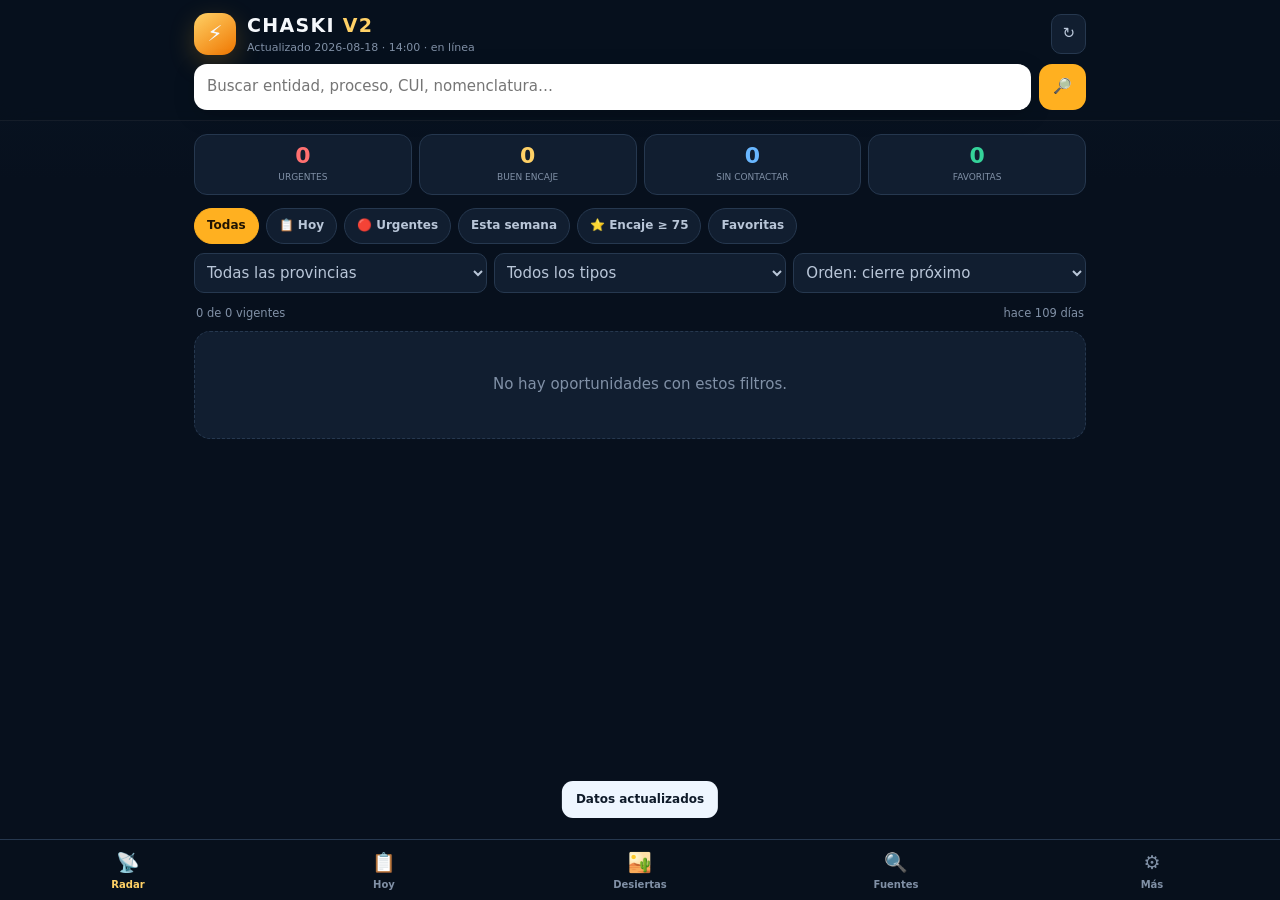
<file: chaski-v2.html>
<!DOCTYPE html>
<html lang="es-PE">
<head>
<meta charset="utf-8">
<meta name="viewport" content="width=device-width,initial-scale=1,viewport-fit=cover">
<title>CHASKI V2 — Radar de oportunidades</title>
<meta name="description" content="Radar rápido de oportunidades para RyC Contratistas Generales y YACUSOL.">
<meta name="theme-color" content="#0b1220">
<link rel="icon" href="favicon.png">
<link rel="apple-touch-icon" href="apple-touch-icon.png">
<style>
*{box-sizing:border-box}
:root{
  --bg:#07101d;--bg2:#0b1625;--card:#111e30;--card2:#17273c;--line:#26384f;
  --tx:#f5f8fc;--tx2:#b9c6d8;--mut:#8090a6;--gold:#ffb020;--gold2:#ffd166;
  --green:#35d39a;--red:#ff7070;--blue:#69b7ff;--purple:#b99cff;
}
html{background:var(--bg)}
body{margin:0;background:linear-gradient(180deg,#091525 0,#07101d 34%);color:var(--tx);
  font:15px/1.45 system-ui,-apple-system,Segoe UI,Roboto,Arial,sans-serif;padding-bottom:88px}
button,input,select,textarea{font:inherit}
button,a{touch-action:manipulation}
a{text-decoration:none;color:inherit}
.wrap{width:min(100%,920px);margin:auto;padding:0 14px}
.top{position:sticky;top:0;z-index:20;background:rgba(7,16,29,.94);backdrop-filter:blur(14px);
  border-bottom:1px solid rgba(255,255,255,.06)}
.head{display:flex;align-items:center;gap:11px;padding:12px 0 9px}
.brand{width:42px;height:42px;border-radius:14px;display:grid;place-items:center;font-size:22px;
  background:linear-gradient(145deg,var(--gold2),#ef7600);box-shadow:0 8px 26px rgba(255,176,32,.22)}
.tt{font-weight:900;letter-spacing:1.3px;font-size:19px}.sub{font-size:11px;color:var(--mut)}
.sync{margin-left:auto;border:1px solid var(--line);background:var(--card);color:var(--tx2);
  padding:8px 10px;border-radius:10px;cursor:pointer}
.search{display:flex;gap:8px;padding-bottom:10px}
.search input{flex:1;min-width:0;background:#fff;color:#142033;border:0;border-radius:13px;padding:12px 13px;
  outline:none;box-shadow:0 6px 22px rgba(0,0,0,.15)}
.search button{border:0;border-radius:13px;background:var(--gold);color:#211403;font-weight:900;padding:0 14px}
.kpis{display:grid;grid-template-columns:repeat(4,1fr);gap:7px;margin:13px 0 10px}
.kpi{background:var(--card);border:1px solid var(--line);border-radius:13px;padding:10px 6px;text-align:center}
.kpi b{display:block;font-size:22px;line-height:1}.kpi small{display:block;color:var(--mut);font-size:9px;margin-top:4px;text-transform:uppercase}
.kpi.hot b{color:var(--red)}.kpi.fit b{color:var(--gold2)}.kpi.todo b{color:var(--blue)}.kpi.fav b{color:var(--green)}
.quick{display:flex;gap:7px;overflow:auto;padding:3px 0 9px;scrollbar-width:none}.quick::-webkit-scrollbar{display:none}
.chip{flex:none;border:1px solid var(--line);background:var(--card);color:var(--tx2);border-radius:999px;padding:8px 12px;font-weight:750;font-size:12px;cursor:pointer}
.chip.on{background:var(--gold);border-color:var(--gold);color:#211403}
.filters{display:grid;grid-template-columns:1fr 1fr 1fr;gap:7px;margin-bottom:12px}
.filters select{width:100%;min-width:0;background:var(--card);color:var(--tx2);border:1px solid var(--line);border-radius:10px;padding:9px 8px}
.resultbar{display:flex;align-items:center;gap:8px;color:var(--mut);font-size:11.5px;margin:0 2px 10px}
.resultbar .sp{margin-left:auto}
.card{background:var(--card);border:1px solid var(--line);border-left:4px solid var(--line);border-radius:17px;padding:14px;margin-bottom:12px;box-shadow:0 8px 24px rgba(0,0,0,.12)}
.card.r{border-left-color:var(--red)}.card.y{border-left-color:var(--gold)}.card.g{border-left-color:var(--green)}
.card.faved{box-shadow:0 0 0 1px rgba(255,176,32,.4),0 8px 24px rgba(0,0,0,.12)}
.row1{display:flex;gap:10px;align-items:flex-start}.title{font-size:16px;font-weight:850;line-height:1.3;flex:1}
.dead{flex:none;border-radius:10px;padding:6px 9px;font-size:10px;text-align:center;font-weight:800}
.dead b{display:block;font-size:16px}.dead.r{background:rgba(255,112,112,.14);color:var(--red)}
.dead.y{background:rgba(255,176,32,.14);color:var(--gold2)}.dead.g{background:rgba(53,211,154,.14);color:var(--green)}
.meta{color:var(--tx2);font-size:12px;margin-top:6px}
.badges{display:flex;gap:6px;align-items:center;flex-wrap:wrap;margin-top:10px}
.badge{border-radius:999px;padding:4px 8px;font-size:10.5px;font-weight:800;background:var(--card2);color:var(--tx2)}
.badge.scorehi{color:var(--green);background:rgba(53,211,154,.12)}
.badge.scoremed{color:var(--gold2);background:rgba(255,176,32,.12)}
.star{margin-left:auto;border:0;background:transparent;color:var(--gold2);font-size:21px;padding:0 3px;cursor:pointer}
.nom{margin-top:11px;background:#0a1422;border:1px solid #223650;border-radius:12px;padding:10px 11px}
.nom small{color:var(--mut);display:block;font-size:9.5px;text-transform:uppercase;letter-spacing:.6px}
.nom .nline{display:flex;gap:8px;align-items:center;margin-top:3px}
.nom code{font-family:ui-monospace,SFMono-Regular,Consolas,monospace;color:#dce9fa;font-size:11.5px;word-break:break-all;flex:1}
.copy{border:1px solid #315070;background:#102238;color:var(--blue);border-radius:8px;padding:6px 8px;font-weight:800;font-size:10.5px;cursor:pointer}
.cta{display:grid;grid-template-columns:1fr auto;gap:7px;margin-top:11px}
.open{border:0;border-radius:12px;background:linear-gradient(135deg,var(--gold2),#f08a00);color:#241606;font-weight:950;padding:12px 10px;cursor:pointer}
.share{border:1px solid var(--line);border-radius:12px;background:var(--card2);color:var(--tx2);padding:0 13px;font-size:18px;cursor:pointer}
.actions{display:grid;grid-template-columns:repeat(3,1fr);gap:7px;margin-top:7px}
.action{display:grid;place-items:center;min-height:40px;border:1px solid var(--line);border-radius:10px;background:var(--card2);color:var(--tx2);font-size:11px;font-weight:800;cursor:pointer;text-align:center;padding:6px}
.more{margin-top:9px}
.more>button{width:100%;border:0;background:transparent;color:var(--blue);padding:6px;font-weight:800;cursor:pointer}
.detail{display:none;border-top:1px solid var(--line);margin-top:8px;padding-top:10px}.detail.on{display:block}
.sec{background:var(--card2);border:1px solid var(--line);border-radius:12px;padding:11px;margin-top:8px}
.sec h4{margin:0 0 7px;font-size:10px;text-transform:uppercase;letter-spacing:.8px;color:var(--mut)}
.line{display:grid;grid-template-columns:104px 1fr;gap:8px;margin:5px 0;font-size:12px}.line span:first-child{color:var(--mut)}
.analysis{font-size:12.4px;color:var(--tx2)}.verify{margin:0;padding-left:18px;color:var(--tx2);font-size:12px}.verify li{margin:4px 0}
.track{display:grid;grid-template-columns:1fr 1fr;gap:7px}.track select,.track input,.track textarea{width:100%;background:#0e1b2c;color:var(--tx);border:1px solid var(--line);border-radius:9px;padding:9px}
.track textarea{grid-column:1/-1;resize:vertical;min-height:66px}
.empty{text-align:center;color:var(--mut);padding:42px 20px;background:var(--card);border:1px dashed var(--line);border-radius:16px}
.panel{display:none}.panel.on{display:block}
.hero{margin:14px 0 12px;padding:15px;background:linear-gradient(145deg,rgba(255,176,32,.11),var(--card));border:1px solid rgba(255,176,32,.25);border-radius:16px}
.hero b{color:var(--gold2)}.hero p{margin:5px 0 0;color:var(--tx2);font-size:12.5px}
.sourcegrid{display:grid;grid-template-columns:1fr 1fr;gap:9px}.src{background:var(--card);border:1px solid var(--line);border-radius:14px;padding:13px;min-height:86px}
.src b{display:block;font-size:13px}.src span{display:block;color:var(--mut);font-size:11px;margin-top:4px}
.bigbtn{width:100%;border:0;border-radius:13px;background:var(--gold);color:#241606;font-weight:950;padding:13px;margin:10px 0;cursor:pointer}
.note{background:var(--card);border:1px solid var(--line);border-radius:14px;padding:13px;color:var(--tx2);font-size:12.5px;margin:10px 0}
footer{color:var(--mut);font-size:11px;text-align:center;padding:28px 8px}
nav{position:fixed;left:0;right:0;bottom:0;z-index:30;background:rgba(8,17,29,.96);backdrop-filter:blur(14px);border-top:1px solid var(--line);display:grid;grid-template-columns:repeat(5,1fr);padding-bottom:env(safe-area-inset-bottom)}
nav button{border:0;background:transparent;color:var(--mut);padding:9px 3px 8px;font-size:10px;font-weight:750;cursor:pointer}
nav button span{display:block;font-size:19px;margin-bottom:1px}nav button.on{color:var(--gold2)}
.toast{position:fixed;left:50%;bottom:82px;transform:translateX(-50%) translateY(16px);background:#eef6ff;color:#0e1a29;padding:10px 14px;border-radius:11px;font-size:12px;font-weight:800;opacity:0;pointer-events:none;transition:.2s;z-index:50;max-width:88%;text-align:center}
.toast.on{opacity:1;transform:translateX(-50%) translateY(0)}
@media(max-width:520px){.filters{grid-template-columns:1fr 1fr}.filters select:last-child{grid-column:1/-1}.kpi small{font-size:8px}.actions{grid-template-columns:1fr 1fr 1fr}.line{grid-template-columns:90px 1fr}}
</style>
</head>
<body>
<div class="top">
  <div class="wrap">
    <div class="head">
      <div class="brand">⚡</div>
      <div><div class="tt">CHASKI <span style="color:var(--gold2)">V2</span></div><div class="sub" id="updated">Cargando oportunidades…</div></div>
      <button class="sync" onclick="syncData()" title="Actualizar datos">↻</button>
    </div>
    <div class="search">
      <input id="q" type="search" autocomplete="off" placeholder="Buscar entidad, proceso, CUI, nomenclatura…">
      <button onclick="focusSearch()">🔎</button>
    </div>
  </div>
</div>

<main class="wrap">
<section class="panel on" id="radar">
  <div id="kpis" class="kpis"></div>
  <div class="quick" id="chips">
    <button class="chip on" data-mode="all">Todas</button>
    <button class="chip" data-mode="today">📋 Hoy</button>
    <button class="chip" data-mode="urgent">🔴 Urgentes</button>
    <button class="chip" data-mode="week">Esta semana</button>
    <button class="chip" data-mode="fit">⭐ Encaje ≥ 75</button>
    <button class="chip" data-mode="fav">Favoritas</button>
  </div>
  <div class="filters">
    <select id="prov"><option value="">Todas las provincias</option></select>
    <select id="type"><option value="">Todos los tipos</option></select>
    <select id="sort">
      <option value="deadline">Orden: cierre próximo</option>
      <option value="score">Orden: mejor encaje</option>
      <option value="entity">Orden: entidad</option>
    </select>
  </div>
  <div class="resultbar"><span id="count">0 oportunidades</span><span class="sp" id="fresh"></span></div>
  <div id="list"></div>
</section>

<section class="panel" id="today">
  <div class="hero"><b>📋 Qué mover hoy</b><p>Prioriza lo que cierra pronto y lo que todavía está pendiente de contacto.</p></div>
  <div id="todayList"></div>
</section>

<section class="panel" id="desert">
  <div class="hero"><b>🏜️ Procesos desiertos</b><p>Después del cierre puede aparecer una segunda oportunidad comercial. Llama antes del relanzamiento.</p></div>
  <div id="desertIntro"></div>
  <div id="desertList"></div>
</section>

<section class="panel" id="sources">
  <div class="hero"><b>🔍 Acceso rápido a convocatorias</b><p>Abre la fuente oficial o un buscador especializado sin perder tiempo navegando menús.</p></div>
  <div class="sourcegrid">
    <a class="src" target="_blank" rel="noopener" href="https://prod2.seace.gob.pe/seacebus-uiwd-pub/buscadorPublico/buscadorPublico.xhtml"><b>🏛️ SEACE público</b><span>Buscador oficial de procedimientos</span></a>
    <a class="src" target="_blank" rel="noopener" href="https://contratacionesabiertas.oece.gob.pe/"><b>📊 Contrataciones Abiertas</b><span>Portal OCDS del OECE</span></a>
    <a class="src" target="_blank" rel="noopener" href="https://licitacionesperu.pe/contrataciones-menores/?status=Vigente&year=2026"><b>💰 Menores de 8 UIT</b><span>Órdenes y requerimientos vigentes</span></a>
    <a class="src" target="_blank" rel="noopener" href="https://www.perucontrata.com.pe/licitaciones-peru/ancash/"><b>📍 Áncash vigentes</b><span>Vista rápida por departamento</span></a>
    <a class="src" target="_blank" rel="noopener" href="https://www.perulicitaciones.com/departamento/ancash.html"><b>📋 PerúLicitaciones</b><span>Convocatorias y fechas límite</span></a>
    <a class="src" target="_blank" rel="noopener" href="https://prod6.seace.gob.pe/auth-proveedor/"><b>🔑 SEACE proveedor</b><span>Ingreso con RNP</span></a>
  </div>
  <button class="bigbtn" onclick="openAllSources()">Abrir las 6 fuentes</button>
  <div class="note"><b>Atajo recomendado:</b> en cada tarjeta usa <b>ABRIR CONVOCATORIA</b>. CHASKI intenta localizar el proceso por nomenclatura exacta; si aún no está disponible, busca por título + entidad.</div>
</section>

<section class="panel" id="more">
  <div class="hero"><b>⚙️ Seguimiento local</b><p>Favoritos, estado y notas quedan guardados en este dispositivo.</p></div>
  <div class="note">
    <b>Estado de la versión:</b> V2 de prueba.<br><br>
    Mejoras principales: buscador instantáneo, botón de acceso a convocatoria, búsqueda exacta por nomenclatura, compartir por WhatsApp, filtros simplificados, ordenamiento y panel “Hoy”.
  </div>
  <button class="bigbtn" onclick="exportTracking()">⬇️ Exportar seguimiento</button>
  <label class="bigbtn" style="display:block;text-align:center">⬆️ Importar seguimiento<input id="importer" type="file" accept="application/json" hidden></label>
  <footer>CHASKI V2 · RyC Contratistas Generales · YACUSOL<br>Ing. Rafael Zeña · Ingeniero Mecánico Electricista</footer>
</section>
</main>

<nav>
  <button class="on" data-panel="radar"><span>📡</span>Radar</button>
  <button data-panel="today"><span>📋</span>Hoy</button>
  <button data-panel="desert"><span>🏜️</span>Desiertas</button>
  <button data-panel="sources"><span>🔍</span>Fuentes</button>
  <button data-panel="more"><span>⚙️</span>Más</button>
</nav>
<div id="toast" class="toast"></div>

<script>
var DATA={oportunidades:[],desiertos:null,buscadores_oficiales:{}};
var MEM={};
var FILTER={mode:'all',q:'',prov:'',type:'',sort:'deadline'};
var MONTH=['ene','feb','mar','abr','may','jun','jul','ago','sep','oct','nov','dic'];
var STATES=['Pendiente','Contactada','Evaluando','Descartada','Ganada'];
var SOURCE_URLS=[
  'https://prod2.seace.gob.pe/seacebus-uiwd-pub/buscadorPublico/buscadorPublico.xhtml',
  'https://contratacionesabiertas.oece.gob.pe/',
  'https://licitacionesperu.pe/contrataciones-menores/?status=Vigente&year=2026',
  'https://www.perucontrata.com.pe/licitaciones-peru/ancash/',
  'https://www.perulicitaciones.com/departamento/ancash.html',
  'https://prod6.seace.gob.pe/auth-proveedor/'
];

function esc(v){return String(v==null?'':v).replace(/[&<>\"]/g,function(c){return {'&':'&amp;','<':'&lt;','>':'&gt;','\"':'&quot;'}[c]})}
function norm(v){return String(v==null?'':v).toLowerCase().normalize('NFD').replace(/[\u0300-\u036f]/g,'')}
function dateOnly(s){if(!s)return null;var p=s.split('-');return new Date(+p[0],+p[1]-1,+p[2])}
function days(s){var d=dateOnly(s),n=new Date();n=new Date(n.getFullYear(),n.getMonth(),n.getDate());return d?Math.round((d-n)/86400000):999}
function score(o){var s=0,e=o.encaje||{};Object.keys(e).forEach(function(k){s+=Number(e[k]||0)});return s}
function level(d){return d<=2?'r':d<=8?'y':'g'}
function money(v){if(v==null||v==='')return 'No verificado';var n=Number(String(v).replace(/,/g,''));return isNaN(n)?String(v):'S/ '+n.toLocaleString('es-PE')}
function fmtDate(s){var d=dateOnly(s);return d?d.getDate()+' '+MONTH[d.getMonth()]+' '+d.getFullYear():'Sin fecha'}
function verifiedNom(o){var n=(o.oficial&&o.oficial.nomenclatura)||'';return n&&norm(n).indexOf('no publicada')<0&&norm(n).indexOf('no verificada')<0}
function track(id){if(!MEM[id])MEM[id]={estado:'Pendiente',accion:'',fecha:'',notas:'',fav:false};return MEM[id]}
function save(){try{localStorage.setItem('chaski.v2.tracking',JSON.stringify(MEM))}catch(e){}}
function setTrack(id,k,v){track(id)[k]=v;save();renderAll()}
function loadMem(){try{MEM=JSON.parse(localStorage.getItem('chaski.v2.tracking')||localStorage.getItem('chaski.seguimiento')||'{}')||{}}catch(e){MEM={}}}
function toast(msg){var e=document.getElementById('toast');e.textContent=msg;e.classList.add('on');clearTimeout(window._toast);window._toast=setTimeout(function(){e.classList.remove('on')},2300)}
function copyText(t,msg){if(navigator.clipboard&&navigator.clipboard.writeText){navigator.clipboard.writeText(t).then(function(){toast(msg)},function(){fallbackCopy(t,msg)})}else fallbackCopy(t,msg)}
function fallbackCopy(t,msg){var a=document.createElement('textarea');a.value=t;a.style.position='fixed';a.style.opacity='0';document.body.appendChild(a);a.select();try{document.execCommand('copy');toast(msg)}catch(e){toast('No se pudo copiar')}document.body.removeChild(a)}
function focusSearch(){document.getElementById('q').focus()}

function localSearchText(o){
  var of=o.oficial||{},an=o.analisis||{};
  return norm([o.titulo,of.entidad,of.unidad,of.nomenclatura,of.tipo,of.modalidad,of.provincia,of.distrito,of.cui,(an.rubros||[]).join(' ')].join(' '));
}
function getLive(){return (DATA.oportunidades||[]).filter(function(o){return days(o.oficial.cierra)>=0})}
function passes(o){
  var d=days(o.oficial.cierra),t=track(o.id),sc=score(o);
  if(FILTER.q&&localSearchText(o).indexOf(norm(FILTER.q))<0)return false;
  if(FILTER.prov&&o.oficial.provincia!==FILTER.prov)return false;
  if(FILTER.type&&o.oficial.tipo!==FILTER.type)return false;
  if(FILTER.mode==='urgent'&&d>2)return false;
  if(FILTER.mode==='week'&&d>7)return false;
  if(FILTER.mode==='fit'&&sc<75)return false;
  if(FILTER.mode==='fav'&&!t.fav)return false;
  if(FILTER.mode==='today'&&!(d<=2||t.estado==='Pendiente'||(t.fecha&&t.fecha<=new Date().toISOString().slice(0,10))))return false;
  return true;
}
function ordered(arr){
  return arr.slice().sort(function(a,b){
    if(FILTER.sort==='score')return score(b)-score(a)||days(a.oficial.cierra)-days(b.oficial.cierra);
    if(FILTER.sort==='entity')return String(a.oficial.entidad).localeCompare(String(b.oficial.entidad),'es');
    return days(a.oficial.cierra)-days(b.oficial.cierra)||score(b)-score(a)
  })
}

function searchUrl(o){
  var of=o.oficial||{},q='';
  if(of.url_convocatoria)return of.url_convocatoria;
  if(verifiedNom(o))q='\"'+of.nomenclatura+'\" SEACE';
  else q='\"'+o.titulo+'\" \"'+of.entidad+'\" convocatoria';
  return 'https://www.google.com/search?q='+encodeURIComponent(q);
}
function openCall(o){window.open(searchUrl(o),'_blank','noopener')}
function openById(id){var o=(DATA.oportunidades||[]).find(function(x){return x.id===id});if(o)openCall(o)}
function copyNom(id){var o=DATA.oportunidades.find(function(x){return x.id===id});if(o&&verifiedNom(o))copyText(o.oficial.nomenclatura,'Nomenclatura copiada')}
function copySummary(id){
  var o=DATA.oportunidades.find(function(x){return x.id===id});if(!o)return;var of=o.oficial;
  var txt='CHASKI | '+o.titulo+'\nEntidad: '+of.entidad+'\nLugar: '+(of.distrito||'')+', '+(of.provincia||'')+
    '\nCierre: '+fmtDate(of.cierra)+(of.hora?' '+of.hora:'')+'\nNomenclatura: '+(of.nomenclatura||'No verificada')+
    '\nEncaje: '+score(o)+'/100\nFuente: '+(of.fuente_url||'');
  copyText(txt,'Resumen copiado');
}
function shareWA(id){
  var o=DATA.oportunidades.find(function(x){return x.id===id});if(!o)return;var of=o.oficial;
  var txt='⚡ CHASKI\n*'+o.titulo+'*\n'+of.entidad+'\n📍 '+(of.distrito||'')+', '+(of.provincia||'')+
    '\n⏳ Cierra: '+fmtDate(of.cierra)+'\n🎯 Encaje: '+score(o)+'/100'+(verifiedNom(o)?'\n📄 '+of.nomenclatura:'')+
    '\n🔎 '+searchUrl(o);
  window.open('https://wa.me/?text='+encodeURIComponent(txt),'_blank','noopener')
}
function toggleFav(id){track(id).fav=!track(id).fav;save();renderAll()}
function toggleDetail(id){var e=document.getElementById('det-'+id);if(e)e.classList.toggle('on')}

function card(o){
  var of=o.oficial||{},an=o.analisis||{},d=days(of.cierra),lv=level(d),sc=score(o),tr=track(o.id);
  var deadline=d===0?'<b>HOY</b>cierra':d===1?'<b>1</b>día':'<b>'+d+'</b>días';
  var nom=verifiedNom(o)?of.nomenclatura:'Aún sin nomenclatura verificada';
  var scoreClass=sc>=75?'scorehi':sc>=60?'scoremed':'';
  var source=of.fuente_url||DATA.buscadores_oficiales.seace||SOURCE_URLS[0];
  var loc=[of.distrito&&norm(of.distrito).indexOf('no ')!==0?of.distrito:'',of.provincia].filter(Boolean).join(', ');
  return '<article class="card '+lv+(tr.fav?' faved':'')+'">'+
    '<div class="row1"><div class="title">'+esc(o.titulo)+'</div><div class="dead '+lv+'">'+deadline+'</div></div>'+
    '<div class="meta">'+esc(of.entidad)+' · 📍 '+esc(loc||'Áncash')+'</div>'+
    '<div class="badges"><span class="badge '+scoreClass+'">🎯 '+sc+'/100</span><span class="badge">'+esc(of.tipo||'Proceso')+'</span>'+
    '<span class="badge">'+esc(tr.estado||'Pendiente')+'</span><button class="star" onclick="toggleFav(\''+esc(o.id)+'\')">'+(tr.fav?'★':'☆')+'</button></div>'+
    '<div class="nom"><small>Nomenclatura</small><div class="nline"><code>'+esc(nom)+'</code>'+
      (verifiedNom(o)?'<button class="copy" onclick="copyNom(\''+esc(o.id)+'\')">COPIAR</button>':'')+'</div></div>'+
    '<div class="cta"><button class="open" onclick="openById(\''+esc(o.id)+'\')">🚀 ABRIR CONVOCATORIA</button>'+
      '<button class="share" onclick="shareWA(\''+esc(o.id)+'\')" title="Compartir por WhatsApp">↗</button></div>'+
    '<div class="actions">'+
      '<a class="action" target="_blank" rel="noopener" href="'+esc(DATA.buscadores_oficiales.seace||SOURCE_URLS[0])+'">🏛️ SEACE</a>'+
      '<a class="action" target="_blank" rel="noopener" href="'+esc(source)+'">📄 Fuente</a>'+
      '<button class="action" onclick="copySummary(\''+esc(o.id)+'\')">📋 Copiar ficha</button>'+
    '</div>'+
    '<div class="more"><button onclick="toggleDetail(\''+esc(o.id)+'\')">Ver ficha y seguimiento ▾</button>'+
      '<div class="detail" id="det-'+esc(o.id)+'">'+
        '<div class="sec"><h4>Dato oficial</h4>'+
          line('Entidad',of.entidad)+line('Tipo',[(of.tipo||''),(of.modalidad||'')].filter(Boolean).join(' · '))+
          line('CUI',of.cui||'No verificado')+line('Monto',money(of.monto))+line('Cierre',fmtDate(of.cierra)+(of.hora?' · '+of.hora:' · hora no verificada'))+
          line('Fuente',(of.fuente||'No verificada'))+'</div>'+
        '<div class="sec"><h4>💡 Análisis CHASKI</h4><div class="analysis">'+esc(an.resumen||'')+
          (an.detalle?'<br><br>'+esc(an.detalle):'')+'</div></div>'+
        '<div class="sec"><h4>? Por verificar</h4><ul class="verify">'+(o.porverificar||[]).map(function(x){return '<li>'+esc(x)+'</li>'}).join('')+'</ul></div>'+
        '<div class="sec"><h4>Seguimiento</h4><div class="track">'+
          '<select onchange="setTrack(\''+esc(o.id)+'\',\'estado\',this.value)">'+STATES.map(function(s){return '<option'+(tr.estado===s?' selected':'')+'>'+s+'</option>'}).join('')+'</select>'+
          '<input type="date" value="'+esc(tr.fecha||'')+'" onchange="setTrack(\''+esc(o.id)+'\',\'fecha\',this.value)">'+
          '<input type="text" value="'+esc(tr.accion||'')+'" placeholder="Próxima acción" onchange="setTrack(\''+esc(o.id)+'\',\'accion\',this.value)">'+
          '<textarea placeholder="Notas" onchange="setTrack(\''+esc(o.id)+'\',\'notas\',this.value)">'+esc(tr.notas||'')+'</textarea>'+
        '</div></div>'+
      '</div></div>'+
    '</article>'
}
function line(k,v){return '<div class="line"><span>'+esc(k)+'</span><span>'+esc(v==null?'':v)+'</span></div>'}

function populateFilters(){
  var p={},t={};(DATA.oportunidades||[]).forEach(function(o){if(o.oficial.provincia)p[o.oficial.provincia]=1;if(o.oficial.tipo)t[o.oficial.tipo]=1});
  var pe=document.getElementById('prov'),te=document.getElementById('type');
  pe.innerHTML='<option value="">Todas las provincias</option>'+Object.keys(p).sort().map(function(x){return '<option>'+esc(x)+'</option>'}).join('');
  te.innerHTML='<option value="">Todos los tipos</option>'+Object.keys(t).sort().map(function(x){return '<option>'+esc(x)+'</option>'}).join('');
  pe.value=FILTER.prov;te.value=FILTER.type
}
function renderKPIs(){
  var a=getLive(),urgent=a.filter(function(o){return days(o.oficial.cierra)<=2}).length,fit=a.filter(function(o){return score(o)>=75}).length,
      todo=a.filter(function(o){return track(o.id).estado==='Pendiente'}).length,fav=a.filter(function(o){return track(o.id).fav}).length;
  document.getElementById('kpis').innerHTML=
    '<div class="kpi hot"><b>'+urgent+'</b><small>urgentes</small></div>'+
    '<div class="kpi fit"><b>'+fit+'</b><small>buen encaje</small></div>'+
    '<div class="kpi todo"><b>'+todo+'</b><small>sin contactar</small></div>'+
    '<div class="kpi fav"><b>'+fav+'</b><small>favoritas</small></div>'
}
function renderRadar(){
  var live=getLive(),arr=ordered(live.filter(passes));document.getElementById('count').textContent=arr.length+' de '+live.length+' vigentes';
  document.getElementById('list').innerHTML=arr.length?arr.map(card).join(''):'<div class="empty">No hay oportunidades con estos filtros.</div>';
  renderKPIs()
}
function renderToday(){
  var today=new Date().toISOString().slice(0,10);
  var a=getLive().filter(function(o){var tr=track(o.id),d=days(o.oficial.cierra);return d<=2||tr.estado==='Pendiente'||(tr.fecha&&tr.fecha<=today)});
  a.sort(function(x,y){return days(x.oficial.cierra)-days(y.oficial.cierra)||score(y)-score(x)});
  document.getElementById('todayList').innerHTML=a.length?a.map(card).join(''):'<div class="empty">No hay acciones pendientes para hoy.</div>'
}
function renderDeserts(){
  var d=DATA.desiertos||{},intro=document.getElementById('desertIntro');
  intro.innerHTML='<div class="note">'+esc(d.jugada||'Revisa procesos cerrados y confirma si quedaron desiertos antes de contactar a la entidad.')+'</div>';
  var a=d.candidatas||[];
  document.getElementById('desertList').innerHTML=a.length?a.map(function(c){
    var dd=days(c.cerro),txt=dd===0?'cerró hoy':dd<0?'cerró hace '+Math.abs(dd)+' d':'cierra en '+dd+' d';
    return '<article class="card y"><div class="row1"><div class="title">'+esc(c.titulo)+'</div><div class="dead y">'+esc(txt)+'</div></div>'+
      '<div class="meta">'+esc(c.entidad)+' · 📍 '+esc(c.lugar||'Áncash')+'</div>'+
      '<div class="sec"><h4>Por qué vigilarla</h4><div class="analysis">'+esc(c.senal||'')+'</div></div>'+
      '<div class="cta"><a class="open" style="text-align:center" target="_blank" rel="noopener" href="'+esc(c.url||SOURCE_URLS[0])+'">Abrir fuente</a>'+
      '<button class="share" onclick="window.open(\''+esc(c.url||SOURCE_URLS[0])+'\',\'_blank\',\'noopener\')">↗</button></div></article>'
  }).join(''):'<div class="empty">Sin candidatas registradas.</div>'
}
function renderAll(){renderRadar();renderToday();renderDeserts()}

function applyData(d,source){
  DATA=d||DATA;try{localStorage.setItem('chaski.v2.data',JSON.stringify(DATA))}catch(e){}
  var stamp=DATA.actualizado||'sin fecha';document.getElementById('updated').textContent='Actualizado '+stamp+(DATA.hora?' · '+DATA.hora:'')+' · '+(source==='web'?'en línea':'copia local');
  var age=DATA.actualizado?days(DATA.actualizado)*-1:999;
  document.getElementById('fresh').textContent=age===0?'actualizado hoy':age===1?'hace 1 día':age<999?'hace '+age+' días':'';
  populateFilters();renderAll()
}
function syncData(){
  document.getElementById('updated').textContent='Actualizando…';
  fetch('oportunidades.json?v='+Date.now(),{cache:'no-store'}).then(function(r){if(!r.ok)throw new Error('HTTP');return r.json()}).then(function(d){applyData(d,'web');toast('Datos actualizados')}).catch(function(){
    var c=null;try{c=JSON.parse(localStorage.getItem('chaski.v2.data')||'null')}catch(e){}
    if(c){applyData(c,'cache');toast('Sin conexión: usando copia guardada')}else{document.getElementById('updated').textContent='No se pudieron cargar los datos';toast('No se pudieron cargar los datos')}
  })
}
function openAllSources(){SOURCE_URLS.forEach(function(u){window.open(u,'_blank','noopener')})}
function exportTracking(){
  var blob=new Blob([JSON.stringify(MEM,null,2)],{type:'application/json'}),a=document.createElement('a');a.href=URL.createObjectURL(blob);a.download='chaski-v2-seguimiento.json';a.click();URL.revokeObjectURL(a.href)
}
function importTracking(f){
  if(!f)return;var r=new FileReader();r.onload=function(){try{MEM=JSON.parse(r.result)||{};save();renderAll();toast('Seguimiento importado')}catch(e){toast('Archivo no válido')}};r.readAsText(f)
}

document.getElementById('q').addEventListener('input',function(){FILTER.q=this.value;renderRadar()});
document.getElementById('prov').addEventListener('change',function(){FILTER.prov=this.value;renderRadar()});
document.getElementById('type').addEventListener('change',function(){FILTER.type=this.value;renderRadar()});
document.getElementById('sort').addEventListener('change',function(){FILTER.sort=this.value;renderRadar()});
document.getElementById('importer').addEventListener('change',function(){importTracking(this.files[0]);this.value=''});
document.querySelectorAll('.chip').forEach(function(b){b.addEventListener('click',function(){
  document.querySelectorAll('.chip').forEach(function(x){x.classList.remove('on')});this.classList.add('on');FILTER.mode=this.dataset.mode;renderRadar()
})});
document.querySelectorAll('nav button').forEach(function(b){b.addEventListener('click',function(){
  document.querySelectorAll('nav button').forEach(function(x){x.classList.remove('on')});this.classList.add('on');
  document.querySelectorAll('.panel').forEach(function(x){x.classList.remove('on')});document.getElementById(this.dataset.panel).classList.add('on');window.scrollTo(0,0)
})});

loadMem();
syncData();
</script>
</body>
</html>
</file>
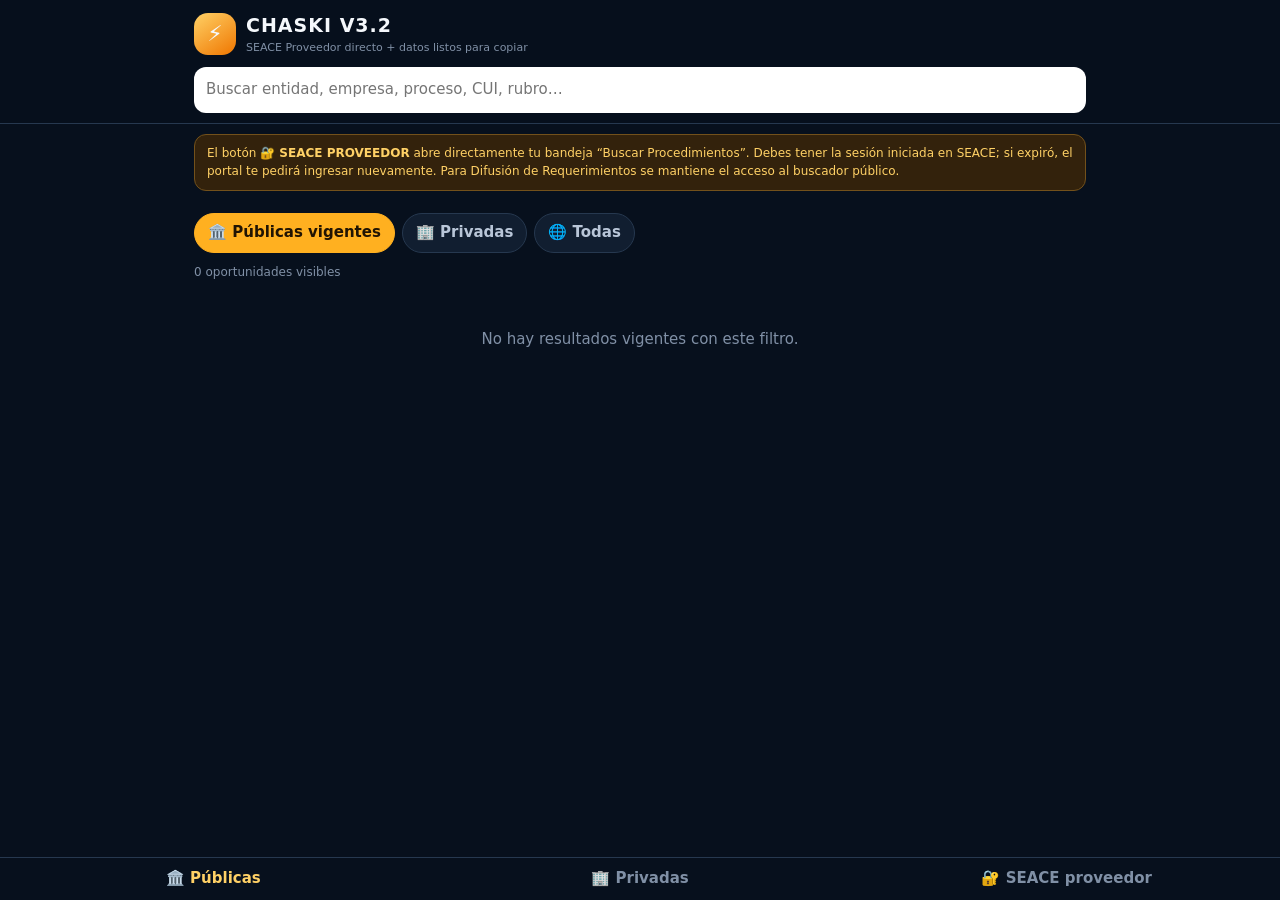
<file: chaski-v3.html>
<!DOCTYPE html>
<html lang="es-PE">
<head>
<meta charset="utf-8">
<meta name="viewport" content="width=device-width,initial-scale=1,viewport-fit=cover">
<title>CHASKI V3.2</title>
<meta name="theme-color" content="#07101d">
<style>
*{box-sizing:border-box}body{margin:0;background:#07101d;color:#f5f8fc;font:15px/1.45 system-ui,-apple-system,Segoe UI,Roboto,Arial,sans-serif;padding-bottom:76px}button,input{font:inherit}.w{max-width:920px;margin:auto;padding:0 14px}.top{position:sticky;top:0;z-index:9;background:#07101df2;border-bottom:1px solid #26384f;backdrop-filter:blur(12px)}.head{display:flex;align-items:center;gap:10px;padding:12px 0}.logo{width:42px;height:42px;border-radius:14px;display:grid;place-items:center;background:linear-gradient(145deg,#ffd166,#ef7600);font-size:22px}.ttl{font-weight:900;font-size:19px;letter-spacing:1px}.sub{font-size:11px;color:#8090a6}.search{display:flex;gap:7px;padding-bottom:10px}.search input{flex:1;border:0;border-radius:12px;padding:12px;background:white;color:#0b1625}.tabs{display:flex;gap:7px;overflow:auto;padding:12px 0 8px}.tab{border:1px solid #26384f;background:#111e30;color:#b9c6d8;border-radius:999px;padding:8px 13px;font-weight:800;white-space:nowrap}.tab.on{background:#ffb020;color:#211403;border-color:#ffb020}.count{font-size:12px;color:#8090a6;margin:3px 0 10px}.warn{background:#33220c;border:1px solid #73511b;color:#ffd166;border-radius:12px;padding:10px 12px;margin:10px 0;font-size:12px}.card{background:#111e30;border:1px solid #26384f;border-radius:16px;padding:14px;margin-bottom:12px}.title{font-weight:900;font-size:16px}.meta{font-size:12px;color:#b9c6d8;margin-top:4px}.badge{display:inline-block;margin:8px 5px 0 0;padding:4px 8px;border-radius:999px;background:#17273c;color:#b9c6d8;font-size:10.5px;font-weight:800}.badgeh{color:#35d39a;background:#113227}.badgep{color:#ffd166;background:#342611}.badgeok{color:#35d39a;background:#113227}.badgepend{color:#ffcc80;background:#3b2a10}.seace{margin-top:12px;padding:12px;background:#0a1422;border:1px solid #29405c;border-radius:12px}.seace h4{margin:0 0 8px;color:#ffd166;font-size:11px;text-transform:uppercase;letter-spacing:.7px}.route{background:#102238;border:1px solid #315070;color:#dce9fa;border-radius:9px;padding:9px 10px;margin-bottom:8px;font-size:12px}.f{display:grid;grid-template-columns:118px 1fr auto;gap:7px;align-items:center;padding:6px 0;border-bottom:1px solid #1f3045}.f:last-child{border-bottom:0}.k{color:#8090a6;font-size:10px;text-transform:uppercase}.v{font-size:12px;word-break:break-word}.cp{border:1px solid #315070;background:#102238;color:#69b7ff;border-radius:8px;padding:6px 8px;font-size:10px;font-weight:900}.btns{display:grid;grid-template-columns:1fr 1fr 1fr;gap:7px;margin-top:10px}.primary,.secondary,.provider{border:0;border-radius:11px;padding:11px;font-weight:900}.primary{background:linear-gradient(135deg,#ffd166,#ef8b00);color:#241606}.secondary{background:#17273c;color:#dce9fa;border:1px solid #26384f}.provider{background:#123421;color:#83f0bd;border:1px solid #2d7552}.private{border-left:4px solid #35d39a}.note{background:#111e30;border:1px solid #26384f;border-radius:14px;padding:13px;color:#b9c6d8;margin:11px 0}.empty{text-align:center;color:#8090a6;padding:38px 15px}.toast{position:fixed;left:50%;bottom:78px;transform:translateX(-50%);background:#eef6ff;color:#0e1a29;border-radius:10px;padding:9px 13px;opacity:0;transition:.2s;z-index:99;font-weight:800;font-size:12px}.toast.on{opacity:1}nav{position:fixed;left:0;right:0;bottom:0;background:#08111df7;border-top:1px solid #26384f;display:grid;grid-template-columns:repeat(3,1fr)}nav button{border:0;background:transparent;color:#8090a6;padding:10px 4px;font-weight:800}nav button.on{color:#ffd166}@media(max-width:650px){.f{grid-template-columns:92px 1fr auto}.btns{grid-template-columns:1fr}.ttl{font-size:17px}}
</style>
</head>
<body>
<div class="top"><div class="w"><div class="head"><div class="logo">⚡</div><div><div class="ttl">CHASKI V3.2</div><div class="sub">SEACE Proveedor directo + datos listos para copiar</div></div></div><div class="search"><input id="q" placeholder="Buscar entidad, empresa, proceso, CUI, rubro…"></div></div></div>
<main class="w">
<div class="warn">El botón <b>🔐 SEACE PROVEEDOR</b> abre directamente tu bandeja “Buscar Procedimientos”. Debes tener la sesión iniciada en SEACE; si expiró, el portal te pedirá ingresar nuevamente. Para Difusión de Requerimientos se mantiene el acceso al buscador público.</div>
<div class="tabs"><button class="tab on" data-mode="public">🏛️ Públicas vigentes</button><button class="tab" data-mode="private">🏢 Privadas</button><button class="tab" data-mode="all">🌐 Todas</button></div>
<div id="count" class="count">Cargando…</div><div id="list"></div></main>
<nav><button class="on" onclick="setMode('public',this)">🏛️ Públicas</button><button onclick="setMode('private',this)">🏢 Privadas</button><button onclick="openProvider()">🔐 SEACE proveedor</button></nav><div id="toast" class="toast"></div>
<script>
var PUB={oportunidades:[]},PRI={oportunidades:[]},MODE='public',Q='';
var SEACE_PROVEEDOR='https://prod1.seace.gob.pe/SeaceWeb-PRO/jspx/sel/procesoseleccionficha/consultarBandejaProcedimientosSeleccionProveedor.iface?locale=es_PE';
var SEACE_PUBLICO='https://prod2.seace.gob.pe/seacebus-uiwd-pub/buscadorPublico/buscadorPublico.xhtml';
var HOY=new Date();HOY=new Date(HOY.getFullYear(),HOY.getMonth(),HOY.getDate());
var CORRECCIONES={
  pch:{
    titulo:'CONTRATACION DE EJECUCION DE OBRA: MEJORAMIENTO Y AMPLIACION DEL SERVICIOS DE ESPACIOS PÚBLICOS URBANOS EN LA PLAZUELA DEL SECTOR DE PUCAMIO DEL CENTRO POBLADO DE PICHIU SAN PEDRO DISTRITO DE SAN MARCOS DE LA PROVINCIA DE HUARI DEL DEPARTAMENTO DE ANCASH',
    oficial:{
      entidad:'MUNICIPALIDAD DISTRITAL DE SAN MARCOS',tipo:'Obra',provincia:'Huari',distrito:'San Marcos',cui:'2677790',
      etapa_seace:'Buscador de Difusión de Requerimientos',publicado_desde:'2026-07-14',publicado_hasta:'2026-07-16',
      cierra:'2026-07-16',fuente:'PerúLicitaciones',fuente_url:'https://perulicitaciones.com/buscador/7/29.html',
      verificacion_estado:'NO VIGENTE - fue difusión de requerimiento en julio',verificado:'2026-08-18'
    }
  }
};
function e(s){return String(s==null?'':s).replace(/[&<>\"]/g,function(c){return {'&':'&amp;','<':'&lt;','>':'&gt;','\"':'&quot;'}[c]})}
function n(s){return String(s==null?'':s).toLowerCase().normalize('NFD').replace(/[\u0300-\u036f]/g,'')}
function t(m){var x=document.getElementById('toast');x.textContent=m;x.classList.add('on');clearTimeout(window.tt);window.tt=setTimeout(function(){x.classList.remove('on')},1800)}
function cp(v,msg){if(navigator.clipboard&&navigator.clipboard.writeText){navigator.clipboard.writeText(v||'').then(function(){t(msg||'Copiado')})}else{var a=document.createElement('textarea');a.value=v||'';document.body.appendChild(a);a.select();document.execCommand('copy');document.body.removeChild(a);t(msg||'Copiado')}}
function fmt(s){if(!s)return '';var p=s.split('-');return p.length===3?p[2]+'/'+p[1]+'/'+p[0]:s}
function fecha(s){if(!s)return null;var p=s.split('-');return new Date(+p[0],+p[1]-1,+p[2])}
function vigente(o){var of=o.oficial||{};if(of.verificacion_estado&&n(of.verificacion_estado).indexOf('no vigente')>=0)return false;var d=fecha(of.cierra);return !d||d>=HOY}
function aplicarCorrecciones(){PUB.oportunidades=(PUB.oportunidades||[]).map(function(o){var c=CORRECCIONES[o.id];if(!c)return o;return Object.assign({},o,{titulo:c.titulo,oficial:Object.assign({},o.oficial||{},c.oficial)})})}
function objText(o){var of=o.oficial||{};return of.tipo==='Bien'?'BIEN':of.tipo==='Servicio'?'SERVICIO':of.tipo==='Consultoría'?'SERVICIO':of.tipo==='Consultoría de Obra'?'CONSULTORÍA DE OBRA':'OBRA'}
function ruta(o){var of=o.oficial||{};if(of.etapa_seace)return of.etapa_seace;if(of.nomenclatura&&n(of.nomenclatura).indexOf('no publicada')<0)return 'Buscar Procedimientos - SEACE Proveedor';return 'VALIDACIÓN PENDIENTE - confirmar sección SEACE'}
function urlSeace(o){var r=ruta(o);return n(r).indexOf('difusion')>=0?SEACE_PUBLICO:SEACE_PROVEEDOR}
function publicSearchFields(o){var of=o.oficial||{};return {seccion:ruta(o),entidad:of.entidad||'',objeto:objText(o),desc:o.titulo||'',desde:fmt(of.publicado_desde||''),hasta:fmt(of.publicado_hasta||''),nom:(of.nomenclatura&&n(of.nomenclatura).indexOf('no publicada')<0)?of.nomenclatura:'',cui:of.cui||''}}
function copyPack(o){var f=publicSearchFields(o);var txt='SECCIÓN SEACE: '+f.seccion+'\nENTIDAD: '+f.entidad+'\nAÑO DE LA CONVOCATORIA: 2026\nOBJETO DE CONTRATACIÓN: '+f.objeto+'\nDESCRIPCIÓN DEL OBJETO: '+f.desc+(f.desde?'\nFECHA PUBLICACIÓN DESDE: '+f.desde:'')+(f.hasta?'\nFECHA PUBLICACIÓN HASTA: '+f.hasta:'')+(f.nom?'\nNOMENCLATURA: '+f.nom:'')+(f.cui?'\nCUI: '+f.cui:'');cp(txt,'Datos SEACE copiados')}
function pf(k,v){return '<div class="f"><div class="k">'+e(k)+'</div><div class="v">'+e(v||'')+'</div><button class="cp" onclick="cp('+JSON.stringify(v||'')+',\'Copiado\')">COPIAR</button></div>'}
function pcard(o){var of=o.oficial||{},f=publicSearchFields(o),ok=f.seccion.indexOf('VALIDACIÓN')<0,u=urlSeace(o);return '<article class="card"><div class="title">'+e(o.titulo)+'</div><div class="meta">'+e(of.entidad||'')+' · '+e((of.distrito?of.distrito+', ':'')+(of.provincia||''))+'</div><span class="badge badgep">PÚBLICA</span><span class="badge">'+e(of.tipo||'Proceso')+'</span><span class="badge '+(ok?'badgeok':'badgepend')+'">'+(ok?'RUTA SEACE DEFINIDA':'VALIDACIÓN PENDIENTE')+'</span><div class="seace"><h4>Datos listos para SEACE</h4><div class="route"><b>Buscar en:</b> '+e(f.seccion)+'</div>'+pf('Entidad',f.entidad)+pf('Año','2026')+pf('Objeto',f.objeto)+pf('Descripción',f.desc)+(f.desde?pf('Fecha desde',f.desde):'')+(f.hasta?pf('Fecha hasta',f.hasta):'')+(f.nom?pf('Nomenclatura',f.nom):'')+(f.cui?pf('CUI',f.cui):'')+'</div><div class="btns"><button class="primary" onclick=\'copyPack('+JSON.stringify(o).replace(/'/g,"&#39;")+')\'>📋 COPIAR TODO</button><button class="provider" onclick="window.open('+JSON.stringify(u)+',\'_blank\',\'noopener\')">🔐 ABRIR SEACE CORRECTO</button><button class="secondary" onclick="window.open(SEACE_PUBLICO,\'_blank\',\'noopener\')">🌐 SEACE PÚBLICO</button></div></article>'}
function prcard(o){return '<article class="card private"><div class="title">'+e(o.titulo)+'</div><div class="meta">'+e(o.empresa||'')+' · '+e(o.sector||'')+' · '+e(o.region||'')+'</div><span class="badge badgeh">PRIVADA</span><span class="badge">'+e(o.tipo||'Oportunidad')+'</span><span class="badge">Prioridad '+e(o.prioridad||'')+'</span><div class="note"><b>Qué hacer:</b> '+e(o.accion||'')+'<br><br>'+e(o.resumen||'')+'</div><div class="seace"><h4>Datos rápidos</h4>'+pf('Empresa',o.empresa||'')+pf('Rubro',(o.rubros||[]).join(', '))+pf('Acción',o.accion||'')+'</div><div class="btns"><button class="primary" onclick="window.open('+JSON.stringify(o.url||o.url_info||'')+',\'_blank\',\'noopener\')">🚀 ABRIR PORTAL</button><button class="secondary" onclick="cp('+JSON.stringify((o.empresa||'')+' | '+(o.accion||''))+',\'Ficha copiada\')">📋 COPIAR ACCIÓN</button></div></article>'}
function matches(x){return !Q||n(JSON.stringify(x)).indexOf(n(Q))>=0}
function render(){var a=[];if(MODE==='public'||MODE==='all')a=a.concat((PUB.oportunidades||[]).filter(vigente).filter(matches).map(function(o){return {k:'p',o:o}}));if(MODE==='private'||MODE==='all')a=a.concat((PRI.oportunidades||[]).filter(matches).map(function(o){return {k:'r',o:o}}));a.sort(function(a,b){if(a.k!==b.k)return a.k==='p'?-1:1;if(a.k==='p')return String(a.o.oficial.cierra||'9999').localeCompare(String(b.o.oficial.cierra||'9999'));return (b.o.prioridad||0)-(a.o.prioridad||0)});document.getElementById('count').textContent=a.length+' oportunidades visibles';document.getElementById('list').innerHTML=a.length?a.map(function(x){return x.k==='p'?pcard(x.o):prcard(x.o)}).join(''):'<div class="empty">No hay resultados vigentes con este filtro.</div>'}
function setMode(m,b){MODE=m;document.querySelectorAll('.tab').forEach(function(x){x.classList.toggle('on',x.dataset.mode===m)});document.querySelectorAll('nav button').forEach(function(x){x.classList.remove('on')});if(b)b.classList.add('on');render()}
function openProvider(){window.open(SEACE_PROVEEDOR,'_blank','noopener')}
document.querySelectorAll('.tab').forEach(function(b){b.onclick=function(){setMode(this.dataset.mode)}});document.getElementById('q').oninput=function(){Q=this.value;render()};
Promise.all([fetch('oportunidades.json?v='+Date.now()).then(function(r){return r.json()}),fetch('privadas.json?v='+Date.now()).then(function(r){return r.json()})]).then(function(d){PUB=d[0];PRI=d[1];aplicarCorrecciones();render()}).catch(function(){document.getElementById('count').textContent='No se pudieron cargar los datos';document.getElementById('list').innerHTML='<div class="empty">Revisa la conexión o vuelve a cargar.</div>'});
</script>
</body></html>
</file>
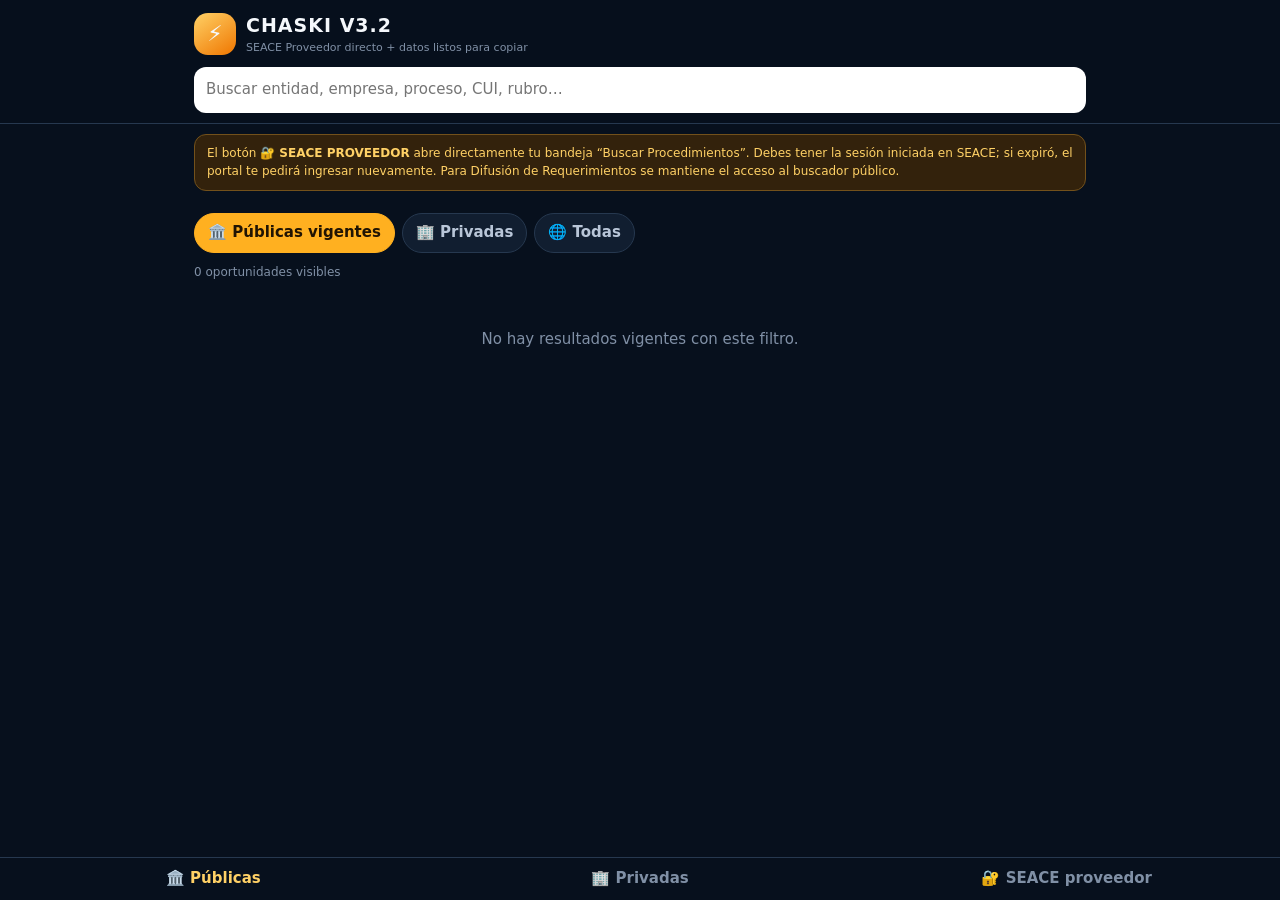
<file: index_CHASKI_V3_2.html>
<!DOCTYPE html>
<html lang="es-PE">
<head>
<meta charset="utf-8">
<meta name="viewport" content="width=device-width,initial-scale=1,viewport-fit=cover">
<title>CHASKI V3.2</title>
<meta name="theme-color" content="#07101d">
<style>
*{box-sizing:border-box}body{margin:0;background:#07101d;color:#f5f8fc;font:15px/1.45 system-ui,-apple-system,Segoe UI,Roboto,Arial,sans-serif;padding-bottom:76px}button,input{font:inherit}.w{max-width:920px;margin:auto;padding:0 14px}.top{position:sticky;top:0;z-index:9;background:#07101df2;border-bottom:1px solid #26384f;backdrop-filter:blur(12px)}.head{display:flex;align-items:center;gap:10px;padding:12px 0}.logo{width:42px;height:42px;border-radius:14px;display:grid;place-items:center;background:linear-gradient(145deg,#ffd166,#ef7600);font-size:22px}.ttl{font-weight:900;font-size:19px;letter-spacing:1px}.sub{font-size:11px;color:#8090a6}.search{display:flex;gap:7px;padding-bottom:10px}.search input{flex:1;border:0;border-radius:12px;padding:12px;background:white;color:#0b1625}.tabs{display:flex;gap:7px;overflow:auto;padding:12px 0 8px}.tab{border:1px solid #26384f;background:#111e30;color:#b9c6d8;border-radius:999px;padding:8px 13px;font-weight:800;white-space:nowrap}.tab.on{background:#ffb020;color:#211403;border-color:#ffb020}.count{font-size:12px;color:#8090a6;margin:3px 0 10px}.warn{background:#33220c;border:1px solid #73511b;color:#ffd166;border-radius:12px;padding:10px 12px;margin:10px 0;font-size:12px}.card{background:#111e30;border:1px solid #26384f;border-radius:16px;padding:14px;margin-bottom:12px}.title{font-weight:900;font-size:16px}.meta{font-size:12px;color:#b9c6d8;margin-top:4px}.badge{display:inline-block;margin:8px 5px 0 0;padding:4px 8px;border-radius:999px;background:#17273c;color:#b9c6d8;font-size:10.5px;font-weight:800}.badgeh{color:#35d39a;background:#113227}.badgep{color:#ffd166;background:#342611}.badgeok{color:#35d39a;background:#113227}.badgepend{color:#ffcc80;background:#3b2a10}.seace{margin-top:12px;padding:12px;background:#0a1422;border:1px solid #29405c;border-radius:12px}.seace h4{margin:0 0 8px;color:#ffd166;font-size:11px;text-transform:uppercase;letter-spacing:.7px}.route{background:#102238;border:1px solid #315070;color:#dce9fa;border-radius:9px;padding:9px 10px;margin-bottom:8px;font-size:12px}.f{display:grid;grid-template-columns:118px 1fr auto;gap:7px;align-items:center;padding:6px 0;border-bottom:1px solid #1f3045}.f:last-child{border-bottom:0}.k{color:#8090a6;font-size:10px;text-transform:uppercase}.v{font-size:12px;word-break:break-word}.cp{border:1px solid #315070;background:#102238;color:#69b7ff;border-radius:8px;padding:6px 8px;font-size:10px;font-weight:900}.btns{display:grid;grid-template-columns:1fr 1fr 1fr;gap:7px;margin-top:10px}.primary,.secondary,.provider{border:0;border-radius:11px;padding:11px;font-weight:900}.primary{background:linear-gradient(135deg,#ffd166,#ef8b00);color:#241606}.secondary{background:#17273c;color:#dce9fa;border:1px solid #26384f}.provider{background:#123421;color:#83f0bd;border:1px solid #2d7552}.private{border-left:4px solid #35d39a}.note{background:#111e30;border:1px solid #26384f;border-radius:14px;padding:13px;color:#b9c6d8;margin:11px 0}.empty{text-align:center;color:#8090a6;padding:38px 15px}.toast{position:fixed;left:50%;bottom:78px;transform:translateX(-50%);background:#eef6ff;color:#0e1a29;border-radius:10px;padding:9px 13px;opacity:0;transition:.2s;z-index:99;font-weight:800;font-size:12px}.toast.on{opacity:1}nav{position:fixed;left:0;right:0;bottom:0;background:#08111df7;border-top:1px solid #26384f;display:grid;grid-template-columns:repeat(3,1fr)}nav button{border:0;background:transparent;color:#8090a6;padding:10px 4px;font-weight:800}nav button.on{color:#ffd166}@media(max-width:650px){.f{grid-template-columns:92px 1fr auto}.btns{grid-template-columns:1fr}.ttl{font-size:17px}}
</style>
</head>
<body>
<div class="top"><div class="w"><div class="head"><div class="logo">⚡</div><div><div class="ttl">CHASKI V3.2</div><div class="sub">SEACE Proveedor directo + datos listos para copiar</div></div></div><div class="search"><input id="q" placeholder="Buscar entidad, empresa, proceso, CUI, rubro…"></div></div></div>
<main class="w">
<div class="warn">El botón <b>🔐 SEACE PROVEEDOR</b> abre directamente tu bandeja “Buscar Procedimientos”. Debes tener la sesión iniciada en SEACE; si expiró, el portal te pedirá ingresar nuevamente. Para Difusión de Requerimientos se mantiene el acceso al buscador público.</div>
<div class="tabs"><button class="tab on" data-mode="public">🏛️ Públicas vigentes</button><button class="tab" data-mode="private">🏢 Privadas</button><button class="tab" data-mode="all">🌐 Todas</button></div>
<div id="count" class="count">Cargando…</div><div id="list"></div></main>
<nav><button class="on" onclick="setMode('public',this)">🏛️ Públicas</button><button onclick="setMode('private',this)">🏢 Privadas</button><button onclick="openProvider()">🔐 SEACE proveedor</button></nav><div id="toast" class="toast"></div>
<script>
var PUB={oportunidades:[]},PRI={oportunidades:[]},MODE='public',Q='';
var SEACE_PROVEEDOR='https://prod1.seace.gob.pe/SeaceWeb-PRO/jspx/sel/procesoseleccionficha/consultarBandejaProcedimientosSeleccionProveedor.iface?locale=es_PE';
var SEACE_PUBLICO='https://prod2.seace.gob.pe/seacebus-uiwd-pub/buscadorPublico/buscadorPublico.xhtml';
var HOY=new Date();HOY=new Date(HOY.getFullYear(),HOY.getMonth(),HOY.getDate());
var CORRECCIONES={
  pch:{
    titulo:'CONTRATACION DE EJECUCION DE OBRA: MEJORAMIENTO Y AMPLIACION DEL SERVICIOS DE ESPACIOS PÚBLICOS URBANOS EN LA PLAZUELA DEL SECTOR DE PUCAMIO DEL CENTRO POBLADO DE PICHIU SAN PEDRO DISTRITO DE SAN MARCOS DE LA PROVINCIA DE HUARI DEL DEPARTAMENTO DE ANCASH',
    oficial:{
      entidad:'MUNICIPALIDAD DISTRITAL DE SAN MARCOS',tipo:'Obra',provincia:'Huari',distrito:'San Marcos',cui:'2677790',
      etapa_seace:'Buscador de Difusión de Requerimientos',publicado_desde:'2026-07-14',publicado_hasta:'2026-07-16',
      cierra:'2026-07-16',fuente:'PerúLicitaciones',fuente_url:'https://perulicitaciones.com/buscador/7/29.html',
      verificacion_estado:'NO VIGENTE - fue difusión de requerimiento en julio',verificado:'2026-08-18'
    }
  }
};
function e(s){return String(s==null?'':s).replace(/[&<>"]/g,function(c){return {'&':'&amp;','<':'&lt;','>':'&gt;','"':'&quot;'}[c]})}
function n(s){return String(s==null?'':s).toLowerCase().normalize('NFD').replace(/[\u0300-\u036f]/g,'')}
function t(m){var x=document.getElementById('toast');x.textContent=m;x.classList.add('on');clearTimeout(window.tt);window.tt=setTimeout(function(){x.classList.remove('on')},1800)}
function cp(v,msg){if(navigator.clipboard&&navigator.clipboard.writeText){navigator.clipboard.writeText(v||'').then(function(){t(msg||'Copiado')})}else{var a=document.createElement('textarea');a.value=v||'';document.body.appendChild(a);a.select();document.execCommand('copy');document.body.removeChild(a);t(msg||'Copiado')}}
function fmt(s){if(!s)return '';var p=s.split('-');return p.length===3?p[2]+'/'+p[1]+'/'+p[0]:s}
function fecha(s){if(!s)return null;var p=s.split('-');return new Date(+p[0],+p[1]-1,+p[2])}
function vigente(o){var of=o.oficial||{};if(of.verificacion_estado&&n(of.verificacion_estado).indexOf('no vigente')>=0)return false;var d=fecha(of.cierra);return !d||d>=HOY}
function aplicarCorrecciones(){PUB.oportunidades=(PUB.oportunidades||[]).map(function(o){var c=CORRECCIONES[o.id];if(!c)return o;return Object.assign({},o,{titulo:c.titulo,oficial:Object.assign({},o.oficial||{},c.oficial)})})}
function objText(o){var of=o.oficial||{};return of.tipo==='Bien'?'BIEN':of.tipo==='Servicio'?'SERVICIO':of.tipo==='Consultoría'?'SERVICIO':of.tipo==='Consultoría de Obra'?'CONSULTORÍA DE OBRA':'OBRA'}
function ruta(o){var of=o.oficial||{};if(of.etapa_seace)return of.etapa_seace;if(of.nomenclatura&&n(of.nomenclatura).indexOf('no publicada')<0)return 'Buscar Procedimientos - SEACE Proveedor';return 'VALIDACIÓN PENDIENTE - confirmar sección SEACE'}
function urlSeace(o){var r=ruta(o);return n(r).indexOf('difusion')>=0?SEACE_PUBLICO:SEACE_PROVEEDOR}
function publicSearchFields(o){var of=o.oficial||{};return {seccion:ruta(o),entidad:of.entidad||'',objeto:objText(o),desc:o.titulo||'',desde:fmt(of.publicado_desde||''),hasta:fmt(of.publicado_hasta||''),nom:(of.nomenclatura&&n(of.nomenclatura).indexOf('no publicada')<0)?of.nomenclatura:'',cui:of.cui||''}}
function copyPack(o){var f=publicSearchFields(o);var txt='SECCIÓN SEACE: '+f.seccion+'\nENTIDAD: '+f.entidad+'\nAÑO DE LA CONVOCATORIA: 2026\nOBJETO DE CONTRATACIÓN: '+f.objeto+'\nDESCRIPCIÓN DEL OBJETO: '+f.desc+(f.desde?'\nFECHA PUBLICACIÓN DESDE: '+f.desde:'')+(f.hasta?'\nFECHA PUBLICACIÓN HASTA: '+f.hasta:'')+(f.nom?'\nNOMENCLATURA: '+f.nom:'')+(f.cui?'\nCUI: '+f.cui:'');cp(txt,'Datos SEACE copiados')}
function pf(k,v){return '<div class="f"><div class="k">'+e(k)+'</div><div class="v">'+e(v||'')+'</div><button class="cp" onclick="cp('+JSON.stringify(v||'')+',\'Copiado\')">COPIAR</button></div>'}
function pcard(o){var of=o.oficial||{},f=publicSearchFields(o),ok=f.seccion.indexOf('VALIDACIÓN')<0,u=urlSeace(o);return '<article class="card"><div class="title">'+e(o.titulo)+'</div><div class="meta">'+e(of.entidad||'')+' · '+e((of.distrito?of.distrito+', ':'')+(of.provincia||''))+'</div><span class="badge badgep">PÚBLICA</span><span class="badge">'+e(of.tipo||'Proceso')+'</span><span class="badge '+(ok?'badgeok':'badgepend')+'">'+(ok?'RUTA SEACE DEFINIDA':'VALIDACIÓN PENDIENTE')+'</span><div class="seace"><h4>Datos listos para SEACE</h4><div class="route"><b>Buscar en:</b> '+e(f.seccion)+'</div>'+pf('Entidad',f.entidad)+pf('Año','2026')+pf('Objeto',f.objeto)+pf('Descripción',f.desc)+(f.desde?pf('Fecha desde',f.desde):'')+(f.hasta?pf('Fecha hasta',f.hasta):'')+(f.nom?pf('Nomenclatura',f.nom):'')+(f.cui?pf('CUI',f.cui):'')+'</div><div class="btns"><button class="primary" onclick=\'copyPack('+JSON.stringify(o).replace(/'/g,"&#39;")+')\'>📋 COPIAR TODO</button><button class="provider" onclick="window.open('+JSON.stringify(u)+',\'_blank\',\'noopener\')">🔐 ABRIR SEACE CORRECTO</button><button class="secondary" onclick="window.open(SEACE_PUBLICO,\'_blank\',\'noopener\')">🌐 SEACE PÚBLICO</button></div></article>'}
function prcard(o){return '<article class="card private"><div class="title">'+e(o.titulo)+'</div><div class="meta">'+e(o.empresa||'')+' · '+e(o.sector||'')+' · '+e(o.region||'')+'</div><span class="badge badgeh">PRIVADA</span><span class="badge">'+e(o.tipo||'Oportunidad')+'</span><span class="badge">Prioridad '+e(o.prioridad||'')+'</span><div class="note"><b>Qué hacer:</b> '+e(o.accion||'')+'<br><br>'+e(o.resumen||'')+'</div><div class="seace"><h4>Datos rápidos</h4>'+pf('Empresa',o.empresa||'')+pf('Rubro',(o.rubros||[]).join(', '))+pf('Acción',o.accion||'')+'</div><div class="btns"><button class="primary" onclick="window.open('+JSON.stringify(o.url||o.url_info||'')+',\'_blank\',\'noopener\')">🚀 ABRIR PORTAL</button><button class="secondary" onclick="cp('+JSON.stringify((o.empresa||'')+' | '+(o.accion||''))+',\'Ficha copiada\')">📋 COPIAR ACCIÓN</button></div></article>'}
function matches(x){return !Q||n(JSON.stringify(x)).indexOf(n(Q))>=0}
function render(){var a=[];if(MODE==='public'||MODE==='all')a=a.concat((PUB.oportunidades||[]).filter(vigente).filter(matches).map(function(o){return {k:'p',o:o}}));if(MODE==='private'||MODE==='all')a=a.concat((PRI.oportunidades||[]).filter(matches).map(function(o){return {k:'r',o:o}}));a.sort(function(a,b){if(a.k!==b.k)return a.k==='p'?-1:1;if(a.k==='p')return String(a.o.oficial.cierra||'9999').localeCompare(String(b.o.oficial.cierra||'9999'));return (b.o.prioridad||0)-(a.o.prioridad||0)});document.getElementById('count').textContent=a.length+' oportunidades visibles';document.getElementById('list').innerHTML=a.length?a.map(function(x){return x.k==='p'?pcard(x.o):prcard(x.o)}).join(''):'<div class="empty">No hay resultados vigentes con este filtro.</div>'}
function setMode(m,b){MODE=m;document.querySelectorAll('.tab').forEach(function(x){x.classList.toggle('on',x.dataset.mode===m)});document.querySelectorAll('nav button').forEach(function(x){x.classList.remove('on')});if(b)b.classList.add('on');render()}
function openProvider(){window.open(SEACE_PROVEEDOR,'_blank','noopener')}
document.querySelectorAll('.tab').forEach(function(b){b.onclick=function(){setMode(this.dataset.mode)}});document.getElementById('q').oninput=function(){Q=this.value;render()};
Promise.all([fetch('oportunidades.json?v='+Date.now()).then(function(r){return r.json()}),fetch('privadas.json?v='+Date.now()).then(function(r){return r.json()})]).then(function(d){PUB=d[0];PRI=d[1];aplicarCorrecciones();render()}).catch(function(){document.getElementById('count').textContent='No se pudieron cargar los datos';document.getElementById('list').innerHTML='<div class="empty">Revisa la conexión o vuelve a cargar.</div>'});
</script>
</body></html>
</file>
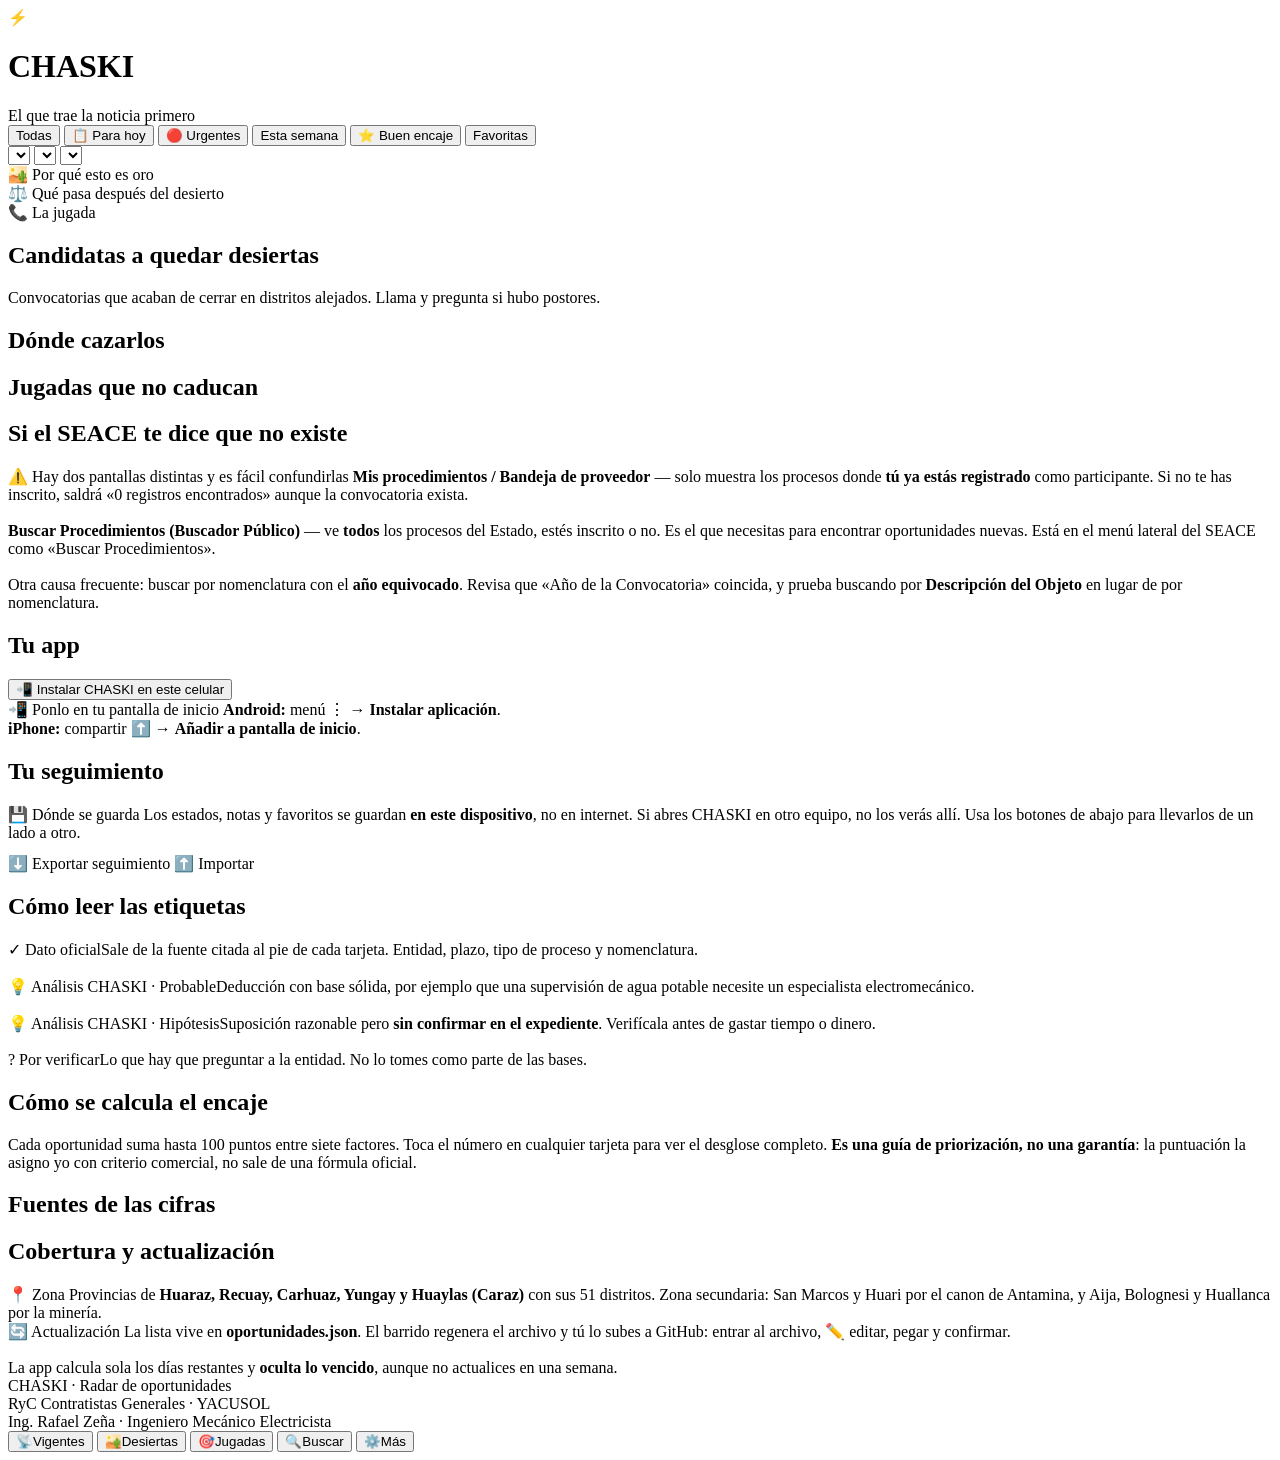
<file: fuente/plantilla.html>
<!DOCTYPE html>
<html lang="es-PE">
<head>
<meta charset="utf-8">
<meta name="viewport" content="width=device-width,initial-scale=1,viewport-fit=cover">
<title>CHASKI — Radar de oportunidades</title>
<meta name="description" content="Radar comercial de oportunidades públicas en electricidad, energía solar, pozos a tierra y mantenimiento en el Callejón de Huaylas, Áncash.">
<link rel="manifest" href="manifest.json">
<meta name="theme-color" content="#0e1116">
<link rel="icon" href="favicon.png">
<link rel="apple-touch-icon" href="apple-touch-icon.png">
<meta name="apple-mobile-web-app-capable" content="yes">
<meta name="mobile-web-app-capable" content="yes">
<meta name="apple-mobile-web-app-status-bar-style" content="black-translucent">
<meta name="apple-mobile-web-app-title" content="CHASKI">
<style>/*__CSS__*/</style>
</head>
<body>
<div class="w">

<header>
  <div class="lg">⚡</div>
  <div>
    <h1>CHASKI</h1>
    <div class="tag">El que trae la noticia primero</div>
    <div class="sb" id="sb"></div>
  </div>
</header>

<!-- ══════ VIGENTES ══════ -->
<section class="pane on" id="p1">
  <div class="box" id="avisoLocal" style="display:none">
    <span class="h">📄 Estás viendo la copia guardada</span>
    Los datos vienen dentro de este archivo. Publícalo en GitHub para que se actualice sola.
  </div>

  <div id="resumen"></div>

  <div class="chips">
    <button class="chip on" data-g="urg" data-v="todas">Todas</button>
    <button class="chip" data-g="urg" data-v="accion">📋 Para hoy</button>
    <button class="chip" data-g="urg" data-v="urgente">🔴 Urgentes</button>
    <button class="chip" data-g="urg" data-v="semana">Esta semana</button>
    <button class="chip" data-g="urg" data-v="alta">⭐ Buen encaje</button>
    <button class="chip" data-g="urg" data-v="fav">Favoritas</button>
  </div>
  <div class="selrow">
    <select id="fProv"></select>
    <select id="fTipo"></select>
    <select id="fEstado"></select>
  </div>
  <div class="cuenta" id="cuenta"></div>
  <div id="lista"></div>
</section>

<!-- ══════ DESIERTAS ══════ -->
<section class="pane" id="p5">
  <div class="box gold"><span class="h">🏜️ Por qué esto es oro</span><div id="dPorque"></div></div>
  <div class="box"><span class="h">⚖️ Qué pasa después del desierto</span><div id="dDespues"></div></div>
  <div class="box"><span class="h">📞 La jugada</span><div id="dJugada"></div></div>
  <h2>Candidatas a quedar desiertas</h2>
  <div class="sbnote">Convocatorias que acaban de cerrar en distritos alejados. Llama y pregunta si hubo postores.</div>
  <div id="dCand"></div>
  <h2>Dónde cazarlos</h2>
  <div id="dFuentes"></div>
</section>

<!-- ══════ JUGADAS ══════ -->
<section class="pane" id="p2">
  <h2>Jugadas que no caducan</h2>
  <div id="perms"></div>
</section>

<!-- ══════ BUSCAR ══════ -->
<section class="pane" id="p3">
  <div id="bPanel"></div>

  <h2>Si el SEACE te dice que no existe</h2>
  <div class="box gold">
    <span class="h">⚠️ Hay dos pantallas distintas y es fácil confundirlas</span>
    <b>Mis procedimientos / Bandeja de proveedor</b> — solo muestra los procesos donde <b>tú ya estás registrado</b> como participante. Si no te has inscrito, saldrá «0 registros encontrados» aunque la convocatoria exista.<br><br>
    <b>Buscar Procedimientos (Buscador Público)</b> — ve <b>todos</b> los procesos del Estado, estés inscrito o no. Es el que necesitas para encontrar oportunidades nuevas. Está en el menú lateral del SEACE como «Buscar Procedimientos».<br><br>
    Otra causa frecuente: buscar por nomenclatura con el <b>año equivocado</b>. Revisa que «Año de la Convocatoria» coincida, y prueba buscando por <b>Descripción del Objeto</b> en lugar de por nomenclatura.
  </div>

</section>

<!-- ══════ MÁS ══════ -->
<section class="pane" id="p4">
  <h2>Tu app</h2>
  <button id="inst">📲 Instalar CHASKI en este celular</button>
  <div class="box gold" id="ayudaInst">
    <span class="h">📲 Ponlo en tu pantalla de inicio</span>
    <b>Android:</b> menú ⋮ → <b>Instalar aplicación</b>.<br>
    <b>iPhone:</b> compartir ⬆️ → <b>Añadir a pantalla de inicio</b>.
  </div>

  <h2>Tu seguimiento</h2>
  <div class="box">
    <span class="h">💾 Dónde se guarda</span>
    Los estados, notas y favoritos se guardan <b>en este dispositivo</b>, no en internet. Si abres CHASKI en otro equipo, no los verás allí. Usa los botones de abajo para llevarlos de un lado a otro.
    <div class="acc" style="margin-top:12px">
      <span class="bt2" onclick="exportarSeg()">⬇️ Exportar seguimiento</span>
      <label class="bt2" style="display:inline-block">⬆️ Importar
        <input type="file" accept="application/json" style="display:none" onchange="importarSeg(this)">
      </label>
    </div>
  </div>

  <h2>Cómo leer las etiquetas</h2>
  <div class="box">
    <span class="h">✓ Dato oficial</span>Sale de la fuente citada al pie de cada tarjeta. Entidad, plazo, tipo de proceso y nomenclatura.<br><br>
    <span class="h">💡 Análisis CHASKI · Probable</span>Deducción con base sólida, por ejemplo que una supervisión de agua potable necesite un especialista electromecánico.<br><br>
    <span class="h">💡 Análisis CHASKI · Hipótesis</span>Suposición razonable pero <b>sin confirmar en el expediente</b>. Verifícala antes de gastar tiempo o dinero.<br><br>
    <span class="h">? Por verificar</span>Lo que hay que preguntar a la entidad. No lo tomes como parte de las bases.
  </div>

  <h2>Cómo se calcula el encaje</h2>
  <div class="box">
    Cada oportunidad suma hasta 100 puntos entre siete factores. Toca el número en cualquier tarjeta para ver el desglose completo. <b>Es una guía de priorización, no una garantía</b>: la puntuación la asigno yo con criterio comercial, no sale de una fórmula oficial.
  </div>

  <h2>Fuentes de las cifras</h2>
  <div id="fuentes"></div>

  <h2>Cobertura y actualización</h2>
  <div class="box">
    <span class="h">📍 Zona</span>
    Provincias de <b>Huaraz, Recuay, Carhuaz, Yungay y Huaylas (Caraz)</b> con sus 51 distritos. Zona secundaria: San Marcos y Huari por el canon de Antamina, y Aija, Bolognesi y Huallanca por la minería.
  </div>
  <div class="box">
    <span class="h">🔄 Actualización</span>
    La lista vive en <b>oportunidades.json</b>. El barrido regenera el archivo y tú lo subes a GitHub: entrar al archivo, ✏️ editar, pegar y confirmar.<br><br>
    La app calcula sola los días restantes y <b>oculta lo vencido</b>, aunque no actualices en una semana.
  </div>

  <footer>
    CHASKI · Radar de oportunidades<br>
    RyC Contratistas Generales · YACUSOL<br>
    Ing. Rafael Zeña · Ingeniero Mecánico Electricista
  </footer>
</section>
</div>

<nav>
  <button class="on" data-p="p1"><span class="i">📡</span>Vigentes<span class="bdg" id="bdg" style="display:none">0</span></button>
  <button data-p="p5"><span class="i">🏜️</span>Desiertas</button>
  <button data-p="p2"><span class="i">🎯</span>Jugadas</button>
  <button data-p="p3"><span class="i">🔍</span>Buscar</button>
  <button data-p="p4"><span class="i">⚙️</span>Más</button>
</nav>

<div id="toast"></div>

<script>
var DATOS_EMBEBIDOS = /*__DATOS__*/;
/*__APP__*/
</script>
</body>
</html>
</file>
